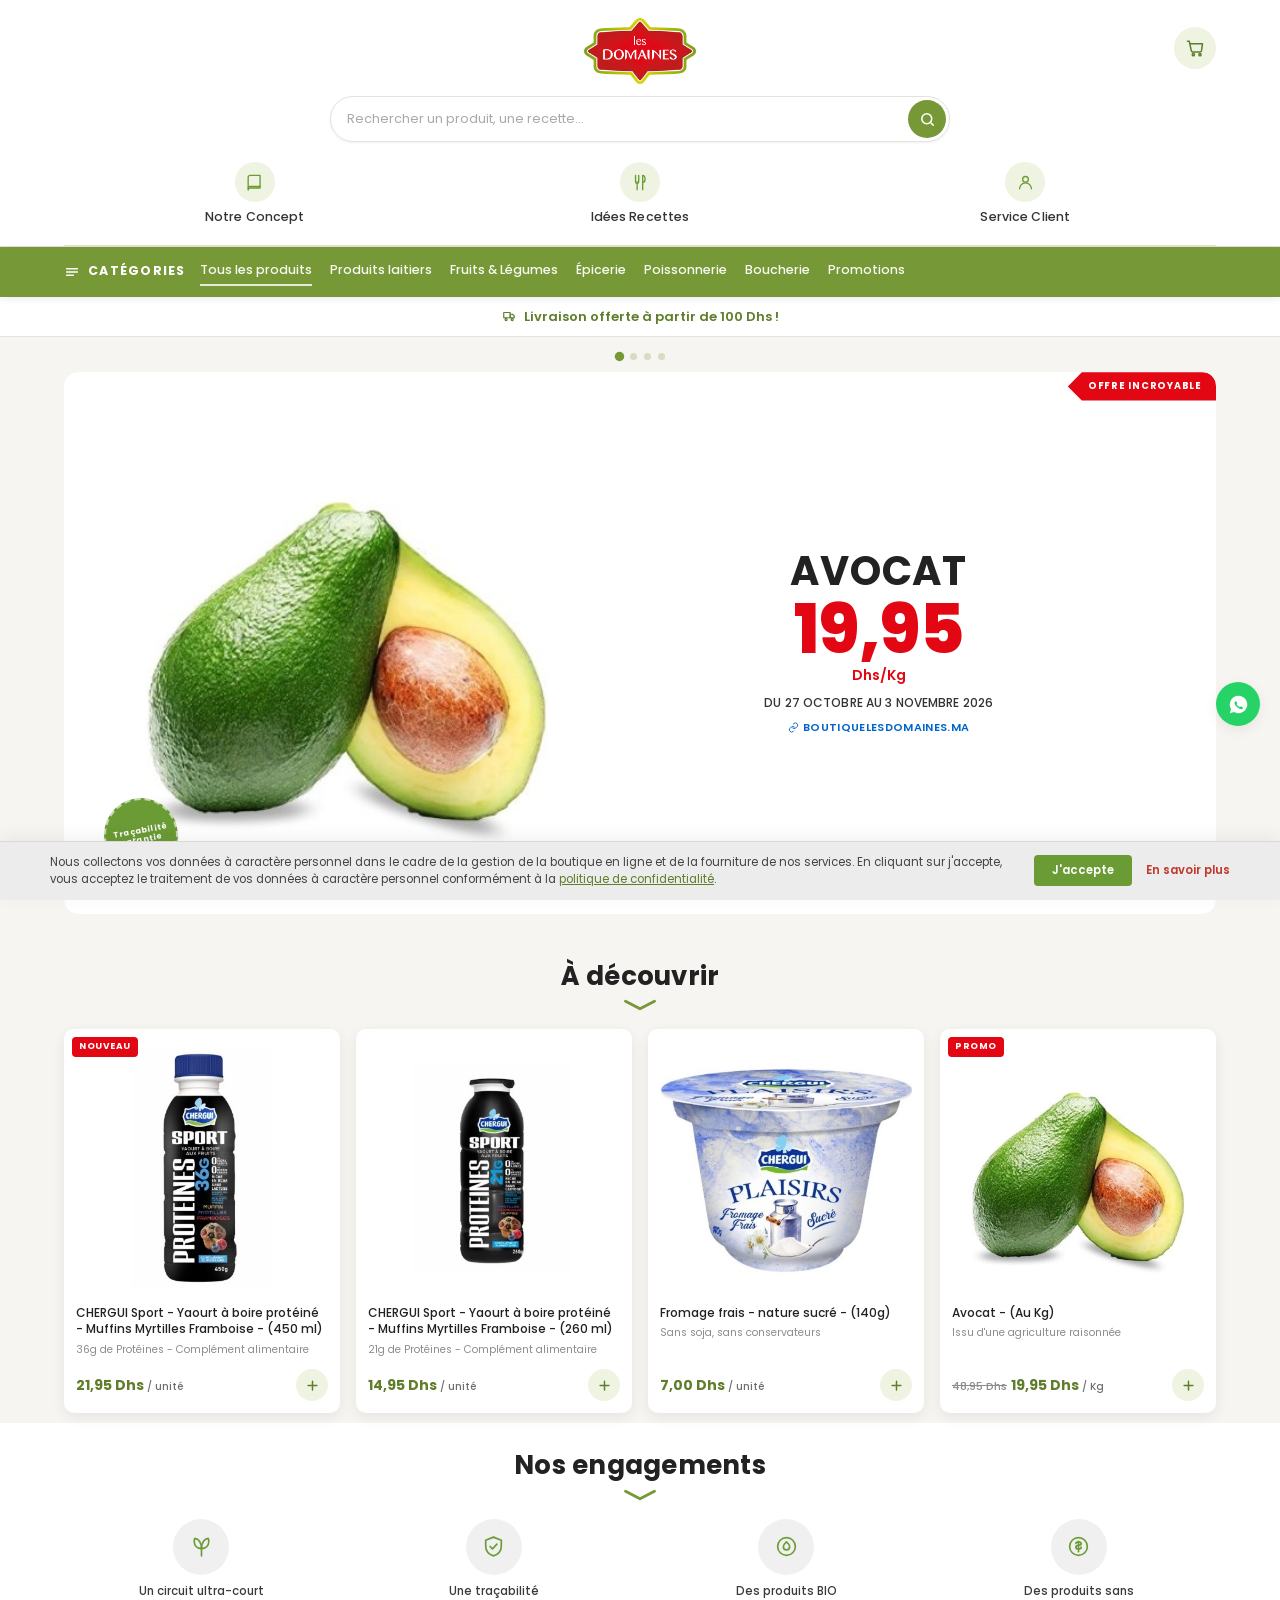
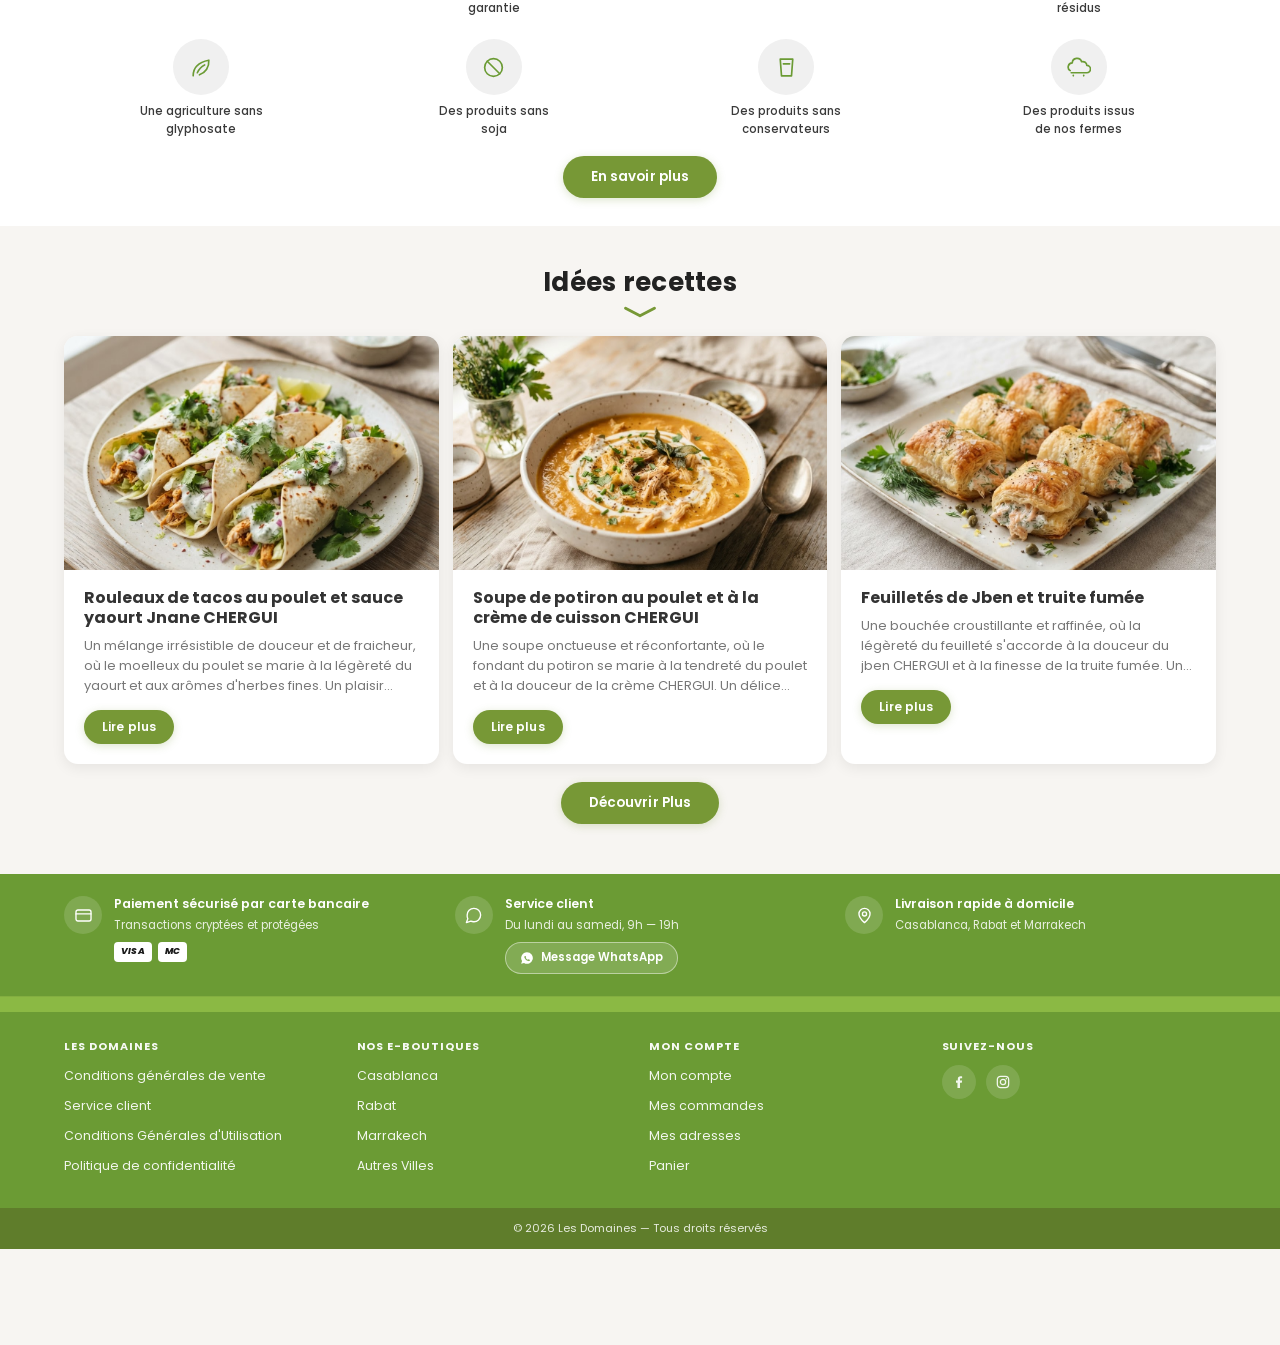
<file: index.html>
<!DOCTYPE html>
<html lang="fr">
<head>
<meta charset="UTF-8">
<meta name="viewport" content="width=device-width, initial-scale=1">
<title>Les Domaines — Produits frais de nos fermes, livrés à domicile</title>
<meta name="description" content="Produits laitiers et produits frais BIO de nos fermes. Livraison à Casablanca, Rabat et Marrakech. Livraison offerte à partir de 100 Dhs.">
<link rel="canonical" href="https://boutiquelesdomaines.ma/">
<meta property="og:type" content="website">
<meta property="og:site_name" content="Les Domaines">
<meta property="og:title" content="Les Domaines — Produits frais de nos fermes, livrés à domicile">
<meta property="og:description" content="Produits laitiers et produits frais BIO de nos fermes. Livraison à Casablanca, Rabat et Marrakech. Livraison offerte à partir de 100 Dhs.">
<meta property="og:image" content="https://boutiquelesdomaines.ma/assets/img/avocat.png">
<meta property="og:url" content="https://boutiquelesdomaines.ma/">
<meta name="twitter:card" content="summary_large_image">
<meta name="theme-color" content="#779836">
<link rel="icon" href="assets/favicon.svg" type="image/svg+xml">
<link rel="manifest" href="manifest.webmanifest">
<link rel="preconnect" href="https://fonts.googleapis.com">
<link rel="preconnect" href="https://fonts.gstatic.com" crossorigin>
<link href="https://fonts.googleapis.com/css2?family=Poppins:wght@400;500;600;700;800&display=swap" rel="stylesheet">
<link rel="stylesheet" href="assets/css/styles.css">
</head>
<body>

<a class="skip-link" href="#main">Aller au contenu</a>

<header class="site-header">
  <div class="wrap">
    <div class="logo-row">
      <a class="logo" href="index.html" aria-label="Les Domaines — accueil">
        <img src="assets/img/logo-les-domaines.png" alt="Les Domaines" width="371" height="220">
      </a>

      <a class="cart-btn" href="panier.html" aria-label="Mon panier">
        <svg viewBox="0 0 24 24" fill="none" stroke="currentColor" stroke-width="1.8" stroke-linecap="round" stroke-linejoin="round" aria-hidden="true">
          <path d="M3 4h2.2l2.3 11.2a2 2 0 0 0 2 1.6h8.3a2 2 0 0 0 2-1.6L21 7H6"/>
          <circle cx="10" cy="20" r="1.3"/><circle cx="18" cy="20" r="1.3"/>
        </svg>
        <span class="cart-count" data-cart-count style="display:none">0</span>
      </a>
    </div>

    <div class="search-row">
      <form class="search" role="search">
        <label class="visually-hidden" for="q">Rechercher un produit</label>
        <input id="q" type="search" placeholder="Rechercher un produit, une recette…" autocomplete="off">
        <button type="submit" aria-label="Rechercher">
          <svg viewBox="0 0 24 24" fill="none" stroke="currentColor" stroke-width="2.2" stroke-linecap="round">
            <circle cx="11" cy="11" r="7"/><path d="m20 20-3.4-3.4"/>
          </svg>
        </button>
      </form>
    </div>

    <nav class="utility" aria-label="Accès rapides">
      <a class="util" href="notre-concept.html">
        <span class="util-ico">
          <svg viewBox="0 0 24 24" fill="none" stroke="currentColor" stroke-width="1.7" stroke-linecap="round" stroke-linejoin="round">
            <path d="M4 5.5A2.5 2.5 0 0 1 6.5 3H19v16H6.5A2.5 2.5 0 0 0 4 21.5Z"/>
            <path d="M4 19a2 2 0 0 1 2-2h13"/>
          </svg>
        </span>
        <span>Notre Concept</span>
      </a>
      <a class="util" href="recettes.html">
        <span class="util-ico">
          <svg viewBox="0 0 24 24" fill="none" stroke="currentColor" stroke-width="1.7" stroke-linecap="round" stroke-linejoin="round">
            <path d="M7 3v8a2 2 0 0 0 4 0V3"/><path d="M9 11v10"/>
            <path d="M16 21V3c2 0 3 2 3 5s-1 4-3 4"/>
          </svg>
        </span>
        <span>Idées Recettes</span>
      </a>
      <a class="util" href="service-client.html">
        <span class="util-ico">
          <svg viewBox="0 0 24 24" fill="none" stroke="currentColor" stroke-width="1.7" stroke-linecap="round" stroke-linejoin="round">
            <circle cx="12" cy="8" r="3.6"/><path d="M4.5 20a7.5 7.5 0 0 1 15 0"/>
          </svg>
        </span>
        <span>Service Client</span>
      </a>
    </nav>
  </div>
</header>

<div class="catbar">
  <div class="wrap">
    <div class="catbar-inner">
      <span class="catbar-title">
        <svg viewBox="0 0 24 24" fill="none" stroke="currentColor" stroke-width="2.2" stroke-linecap="round">
          <path d="M4 7h16M4 12h16M4 17h10"/>
        </svg>
        Catégories
      </span>
      <nav class="catbar-links" aria-label="Catégories">
        <a href="categorie.html" class="is-active">Tous les produits</a>
        <a href="categorie.html?cat=laitiers">Produits laitiers</a>
        <a href="categorie.html?cat=fruits-legumes">Fruits & Légumes</a>
        <a href="categorie.html?cat=epicerie">Épicerie</a>
        <a href="categorie.html?cat=poissonnerie">Poissonnerie</a>
        <a href="categorie.html?cat=boucherie">Boucherie</a>
        <a href="categorie.html?cat=promotions">Promotions</a>
      </nav>
    </div>
  </div>
</div>

<div class="announce">
  <p>
    <svg viewBox="0 0 24 24" fill="none" stroke="currentColor" stroke-width="2" stroke-linecap="round" stroke-linejoin="round" aria-hidden="true">
      <path d="M3 6h11v9H3z"/><path d="M14 9h4l3 3v3h-7z"/><circle cx="7" cy="18" r="1.8"/><circle cx="17.5" cy="18" r="1.8"/>
    </svg>
    Livraison offerte à partir de 100 Dhs !
  </p>
</div>

<main id="main">
<!-- ================================ HERO ================================== -->
<section class="hero">
  <div class="wrap">
    <div class="dots" id="dots" aria-label="Navigation du carrousel"></div>

    <div class="slides" id="slides">

      <!-- Slide 1 — offres -->
      <article class="slide is-active">
        <div class="promo">
          <span class="flag">Offre incroyable</span>

          <div class="promo-media">
            <img src="assets/img/avocat.jpg" alt="Avocats frais de nos fermes" loading="eager">
            <span class="stamp">Traçabilité<br>garantie</span>
          </div>

          <div class="promo-info">
            <h2>AVOCAT</h2>
            <div class="promo-price">19,95</div>
            <div class="promo-unit">Dhs/Kg</div>
            <p class="promo-dates">DU 27 OCTOBRE AU 3 NOVEMBRE 2026</p>
            <a class="promo-link" href="https://boutiquelesdomaines.ma" target="_blank" rel="noopener">
              <svg viewBox="0 0 24 24" fill="none" stroke="currentColor" stroke-width="2" stroke-linecap="round" stroke-linejoin="round" aria-hidden="true">
                <path d="M10 13a5 5 0 0 0 7 0l3-3a5 5 0 0 0-7-7l-1.5 1.5"/>
                <path d="M14 11a5 5 0 0 0-7 0l-3 3a5 5 0 0 0 7 7l1.5-1.5"/>
              </svg>
              boutiquelesdomaines.ma
            </a>
          </div>
        </div>
      </article>

      <!-- Slide 2 — nouveauté -->
      <article class="slide">
        <div class="promo-alt">
          <div>
            <p class="eyebrow">Nouveauté</p>
            <h2>CHERGUI Sport</h2>
            <p>Yaourt à boire protéiné, muffins myrtilles framboise. 36g de protéines par bouteille.</p>
            <a class="btn btn--sm" href="produit.html">Découvrir</a>
          </div>
          <img src="assets/img/yaourt-450.jpg" alt="CHERGUI Sport yaourt à boire protéiné" loading="lazy">
        </div>
      </article>

      <!-- Slide 3 — livraison -->
      <article class="slide">
        <div class="promo-alt">
          <div>
            <p class="eyebrow">Nos e-boutiques</p>
            <h2>Livraison à domicile</h2>
            <p>Casablanca, Rabat et Marrakech. Livraison offerte dès 100 Dhs d'achat, en moins de 24h.</p>
            <a class="btn btn--sm" href="categorie.html">Commander</a>
          </div>
          <img src="assets/img/avocat.jpg" alt="Produits frais Les Domaines" loading="lazy">
        </div>
      </article>

      <!-- Slide 4 — recette -->
      <article class="slide">
        <div class="promo-alt">
          <div>
            <p class="eyebrow">Idée recette</p>
            <h2>Soupe de potiron</h2>
            <p>Une soupe onctueuse et réconfortante, au poulet et à la crème de cuisson CHERGUI.</p>
            <a class="btn btn--sm" href="recettes.html">Voir la recette</a>
          </div>
          <img src="assets/img/recette-soupe.png" alt="Soupe de potiron au poulet" loading="lazy">
        </div>
      </article>

    </div>
  </div>
</section>

<!-- ============================== À DÉCOUVRIR ============================= -->
<section class="section">
  <div class="wrap">
    <div class="section-head">
      <h2>À découvrir</h2>
      <svg class="chevron" viewBox="0 0 40 14" fill="none" stroke="currentColor" stroke-width="3.4" stroke-linecap="round" stroke-linejoin="round" aria-hidden="true">
        <path d="M3 2.5 20 11.5 37 2.5"/>
      </svg>
    </div>

    <div class="products" id="featured-grid"></div>
  </div>
</section>

<!-- ============================= ENGAGEMENTS ============================== -->
<section class="engagements">
  <div class="wrap">
    <div class="section-head">
      <h2>Nos engagements</h2>
      <svg class="chevron" viewBox="0 0 40 14" fill="none" stroke="currentColor" stroke-width="3.4" stroke-linecap="round" stroke-linejoin="round" aria-hidden="true">
        <path d="M3 2.5 20 11.5 37 2.5"/>
      </svg>
    </div>

    <div class="engage-grid">
      <div class="engage">
        <span class="engage-ico">
          <svg viewBox="0 0 24 24" fill="none" stroke="currentColor" stroke-width="1.6" stroke-linecap="round" stroke-linejoin="round">
            <path d="M12 21v-7"/><path d="M12 14c-4 0-7-2.7-7-7 0-1 .2-2 .6-2.8C9 4.6 12 8 12 14Z"/>
            <path d="M12 14c4 0 7-2.7 7-7 0-1-.2-2-.6-2.8C15 4.6 12 8 12 14Z"/>
          </svg>
        </span>
        <p>Un circuit ultra-court</p>
      </div>

      <div class="engage">
        <span class="engage-ico">
          <svg viewBox="0 0 24 24" fill="none" stroke="currentColor" stroke-width="1.6" stroke-linecap="round" stroke-linejoin="round">
            <path d="M12 3 4.5 6v5.5c0 4.4 3 8 7.5 9.5 4.5-1.5 7.5-5.1 7.5-9.5V6Z"/><path d="m8.7 12 2.3 2.3 4.3-4.6"/>
          </svg>
        </span>
        <p>Une traçabilité garantie</p>
      </div>

      <div class="engage">
        <span class="engage-ico">
          <svg viewBox="0 0 24 24" fill="none" stroke="currentColor" stroke-width="1.6" stroke-linecap="round" stroke-linejoin="round">
            <circle cx="12" cy="12" r="8.5"/><path d="M12 7.5c2 1.6 3 3.2 3 4.8a3 3 0 0 1-6 0c0-1.6 1-3.2 3-4.8Z"/>
          </svg>
        </span>
        <p>Des produits BIO</p>
      </div>

      <div class="engage">
        <span class="engage-ico">
          <svg viewBox="0 0 24 24" fill="none" stroke="currentColor" stroke-width="1.6" stroke-linecap="round" stroke-linejoin="round">
            <circle cx="12" cy="12" r="8.5"/><path d="M12 7v10M9.5 9.2c0-1 1.1-1.7 2.5-1.7s2.5.7 2.5 1.7-1.1 1.7-2.5 1.7-2.5.7-2.5 1.7 1.1 1.7 2.5 1.7 2.5-.7 2.5-1.7"/>
          </svg>
        </span>
        <p>Des produits sans résidus</p>
      </div>

      <div class="engage">
        <span class="engage-ico">
          <svg viewBox="0 0 24 24" fill="none" stroke="currentColor" stroke-width="1.6" stroke-linecap="round" stroke-linejoin="round">
            <path d="M4 20c0-7 4.5-13 15-15 .5 6.5-3 12-9 14"/><path d="M8 17c1.5-3.5 4-6 7-7.5"/>
          </svg>
        </span>
        <p>Une agriculture sans glyphosate</p>
      </div>

      <div class="engage">
        <span class="engage-ico">
          <svg viewBox="0 0 24 24" fill="none" stroke="currentColor" stroke-width="1.6" stroke-linecap="round" stroke-linejoin="round">
            <circle cx="12" cy="12" r="8.5"/><path d="m6 6 12 12"/>
          </svg>
        </span>
        <p>Des produits sans soja</p>
      </div>

      <div class="engage">
        <span class="engage-ico">
          <svg viewBox="0 0 24 24" fill="none" stroke="currentColor" stroke-width="1.6" stroke-linecap="round" stroke-linejoin="round">
            <path d="M6 4h12l-1.2 16H7.2Z"/><path d="M9 8.5h6"/>
          </svg>
        </span>
        <p>Des produits sans conservateurs</p>
      </div>

      <div class="engage">
        <span class="engage-ico">
          <svg viewBox="0 0 24 24" fill="none" stroke="currentColor" stroke-width="1.6" stroke-linecap="round" stroke-linejoin="round">
            <path d="M4 15a4 4 0 0 1 2-7.4A4.6 4.6 0 0 1 15 6.5 3.8 3.8 0 0 1 20 10a3.5 3.5 0 0 1 0 7H5"/>
            <path d="M7 19.5v.5M17 19.5v.5"/>
          </svg>
        </span>
        <p>Des produits issus de nos fermes</p>
      </div>
    </div>

    <div class="section-more">
      <a class="btn" href="notre-concept.html">En savoir plus</a>
    </div>
  </div>
</section>

<!-- ============================ IDÉES RECETTES ============================ -->
<section class="section">
  <div class="wrap">
    <div class="section-head">
      <h2>Idées recettes</h2>
      <svg class="chevron" viewBox="0 0 40 14" fill="none" stroke="currentColor" stroke-width="3.4" stroke-linecap="round" stroke-linejoin="round" aria-hidden="true">
        <path d="M3 2.5 20 11.5 37 2.5"/>
      </svg>
    </div>

    <div class="recipes">

      <article class="recipe">
        <div class="recipe-media">
          <img src="assets/img/recette-tacos.png" alt="Rouleaux de tacos au poulet et sauce yaourt" loading="lazy">
        </div>
        <div class="recipe-body">
          <h3>Rouleaux de tacos au poulet et sauce yaourt Jnane CHERGUI</h3>
          <p>Un mélange irrésistible de douceur et de fraicheur, où le moelleux du poulet se marie à la légèreté du yaourt et aux arômes d'herbes fines. Un plaisir simple, sain et plein de saveurs.</p>
          <a class="btn btn--sm" href="recette.html">Lire plus</a>
        </div>
      </article>

      <article class="recipe">
        <div class="recipe-media">
          <img src="assets/img/recette-soupe.png" alt="Soupe de potiron au poulet" loading="lazy">
        </div>
        <div class="recipe-body">
          <h3>Soupe de potiron au poulet et à la crème de cuisson CHERGUI</h3>
          <p>Une soupe onctueuse et réconfortante, où le fondant du potiron se marie à la tendreté du poulet et à la douceur de la crème CHERGUI. Un délice chaud et généreux à savourer en toute saison.</p>
          <a class="btn btn--sm" href="recette.html">Lire plus</a>
        </div>
      </article>

      <article class="recipe">
        <div class="recipe-media">
          <img src="assets/img/recette-feuilletes.png" alt="Feuilletés de Jben et truite fumée" loading="lazy">
        </div>
        <div class="recipe-body">
          <h3>Feuilletés de Jben et truite fumée</h3>
          <p>Une bouchée croustillante et raffinée, où la légèreté du feuilleté s'accorde à la douceur du jben CHERGUI et à la finesse de la truite fumée. Un mariage parfait de textures, d'arômes et de saveurs.</p>
          <a class="btn btn--sm" href="recette.html">Lire plus</a>
        </div>
      </article>

    </div>

    <div class="section-more">
      <a class="btn" href="recettes.html">Découvrir Plus</a>
    </div>
  </div>
</section>

<!-- ================================ FOOTER ================================ -->

</main>

</main>

<footer class="site-footer">
  <div class="footer-top">
    <div class="wrap">
      <div class="footer-top-grid">
        <div class="f-top-item">
          <span class="f-top-ico">
            <svg viewBox="0 0 24 24" fill="none" stroke="currentColor" stroke-width="1.7" stroke-linecap="round" stroke-linejoin="round">
              <rect x="2.5" y="5" width="19" height="14" rx="2.5"/><path d="M2.5 10h19"/>
            </svg>
          </span>
          <div>
            <h3>Paiement sécurisé par carte bancaire</h3>
            <p>Transactions cryptées et protégées</p>
            <div class="pay-icons" aria-label="Visa et Mastercard"><span>VISA</span><span>MC</span></div>
          </div>
        </div>
        <div class="f-top-item">
          <span class="f-top-ico">
            <svg viewBox="0 0 24 24" fill="none" stroke="currentColor" stroke-width="1.7" stroke-linecap="round" stroke-linejoin="round">
              <path d="M21 11.5a8.4 8.4 0 0 1-9 8.4 9 9 0 0 1-3.4-.7L3 21l1.8-5A8.3 8.3 0 0 1 4 11.5 8.4 8.4 0 0 1 12.5 3 8.4 8.4 0 0 1 21 11.5Z"/>
            </svg>
          </span>
          <div>
            <h3>Service client</h3>
            <p>Du lundi au samedi, 9h — 19h</p>
            <a class="f-wa" href="https://wa.me/212664428240" target="_blank" rel="noopener">
              <svg viewBox="0 0 24 24" fill="currentColor" aria-hidden="true">
                <path d="M12 2a10 10 0 0 0-8.5 15.2L2 22l4.9-1.4A10 10 0 1 0 12 2Zm5.3 14.1c-.2.6-1.2 1.2-1.7 1.2-.5.1-1 .1-1.6-.1a11 11 0 0 1-4.4-2.8 9.6 9.6 0 0 1-2-3.2c-.3-.8-.2-1.6.3-2.2.2-.3.5-.5.7-.6h.6c.2 0 .4 0 .5.4l.7 1.6c0 .2 0 .3-.1.5l-.4.5c-.1.2-.2.3 0 .5a8.4 8.4 0 0 0 3.4 3c.2.1.4.1.5 0l.6-.7c.2-.2.3-.2.5-.1l1.5.7c.2.1.4.2.4.3v.4a2 2 0 0 1-.5.6Z"/>
              </svg>
              Message WhatsApp
            </a>
          </div>
        </div>
        <div class="f-top-item">
          <span class="f-top-ico">
            <svg viewBox="0 0 24 24" fill="none" stroke="currentColor" stroke-width="1.7" stroke-linecap="round" stroke-linejoin="round">
              <path d="M12 21s7-6.1 7-11a7 7 0 1 0-14 0c0 4.9 7 11 7 11Z"/><circle cx="12" cy="10" r="2.6"/>
            </svg>
          </span>
          <div>
            <h3>Livraison rapide à domicile</h3>
            <p>Casablanca, Rabat et Marrakech</p>
          </div>
        </div>
      </div>
    </div>
  </div>

  <div class="footer-band" aria-hidden="true"></div>

  <div class="footer-main">
    <div class="wrap">
      <div class="footer-cols">
        <div class="f-col">
          <h4>Les Domaines</h4>
          <ul>
            <li><a href="cgv.html">Conditions générales de vente</a></li>
            <li><a href="service-client.html">Service client</a></li>
            <li><a href="cgu.html">Conditions Générales d'Utilisation</a></li>
            <li><a href="confidentialite.html">Politique de confidentialité</a></li>
          </ul>
        </div>
        <div class="f-col">
          <h4>Nos e-boutiques</h4>
          <ul>
            <li><a href="categorie.html">Casablanca</a></li>
            <li><a href="categorie.html">Rabat</a></li>
            <li><a href="categorie.html">Marrakech</a></li>
            <li><a href="categorie.html">Autres Villes</a></li>
          </ul>
        </div>
        <div class="f-col">
          <h4>Mon Compte</h4>
          <ul>
            <li><a href="compte.html">Mon compte</a></li>
            <li><a href="compte.html">Mes commandes</a></li>
            <li><a href="compte.html">Mes adresses</a></li>
            <li><a href="panier.html">Panier</a></li>
          </ul>
        </div>
        <div class="f-col">
          <h4>Suivez-nous</h4>
          <div class="socials">
            <a href="https://facebook.com" target="_blank" rel="noopener" aria-label="Facebook">
              <svg viewBox="0 0 24 24" fill="currentColor" aria-hidden="true">
                <path d="M13.5 21v-8h2.7l.4-3.1h-3.1V7.9c0-.9.3-1.5 1.6-1.5h1.6V3.6c-.3 0-1.3-.1-2.4-.1-2.4 0-4.1 1.5-4.1 4.2v2.2H7.5V13h2.2v8Z"/>
              </svg>
            </a>
            <a href="https://instagram.com" target="_blank" rel="noopener" aria-label="Instagram">
              <svg viewBox="0 0 24 24" fill="none" stroke="currentColor" stroke-width="1.9" stroke-linecap="round">
                <rect x="3.5" y="3.5" width="17" height="17" rx="5"/><circle cx="12" cy="12" r="4"/><circle cx="17" cy="7" r="1.1" fill="currentColor" stroke="none"/>
              </svg>
            </a>
          </div>
        </div>
      </div>
    </div>
  </div>

  <div class="footer-bottom">
    <div class="wrap">© 2026 Les Domaines — Tous droits réservés</div>
  </div>
</footer>

<div class="fab-stack">
  <a class="fab fab--wa" href="https://wa.me/212664428240" target="_blank" rel="noopener" aria-label="Nous écrire sur WhatsApp">
    <svg viewBox="0 0 24 24" fill="currentColor" aria-hidden="true">
      <path d="M12 2a10 10 0 0 0-8.5 15.2L2 22l4.9-1.4A10 10 0 1 0 12 2Zm5.3 14.1c-.2.6-1.2 1.2-1.7 1.2-.5.1-1 .1-1.6-.1a11 11 0 0 1-4.4-2.8 9.6 9.6 0 0 1-2-3.2c-.3-.8-.2-1.6.3-2.2.2-.3.5-.5.7-.6h.6c.2 0 .4 0 .5.4l.7 1.6c0 .2 0 .3-.1.5l-.4.5c-.1.2-.2.3 0 .5a8.4 8.4 0 0 0 3.4 3c.2.1.4.1.5 0l.6-.7c.2-.2.3-.2.5-.1l1.5.7c.2.1.4.2.4.3v.4a2 2 0 0 1-.5.6Z"/>
    </svg>
  </a>
  <button class="fab fab--top" id="back-to-top" type="button" aria-label="Remonter en haut">
    <svg viewBox="0 0 24 24" fill="none" stroke="currentColor" stroke-width="2.2" stroke-linecap="round" stroke-linejoin="round">
      <path d="M12 19V5"/><path d="m5 12 7-7 7 7"/>
    </svg>
  </button>
</div>

<div class="cookie" id="cookie" role="region" aria-label="Consentement aux cookies">
  <div class="cookie-inner">
    <p>Nous collectons vos données à caractère personnel dans le cadre de la gestion de la boutique en ligne et de la fourniture de nos services. En cliquant sur j'accepte, vous acceptez le traitement de vos données à caractère personnel conformément à la <a href="confidentialite.html">politique de confidentialité</a>.</p>
    <div class="cookie-actions">
      <button class="cookie-accept" type="button" data-cookie-accept>J'accepte</button>
      <a class="cookie-more" href="confidentialite.html">En savoir plus</a>
    </div>
  </div>
</div>

<div class="toast" id="toast" role="status" aria-live="polite"></div>

<script src="assets/data/products.js"></script>
<script src="assets/js/main.js"></script>
</body>
</html>
</file>
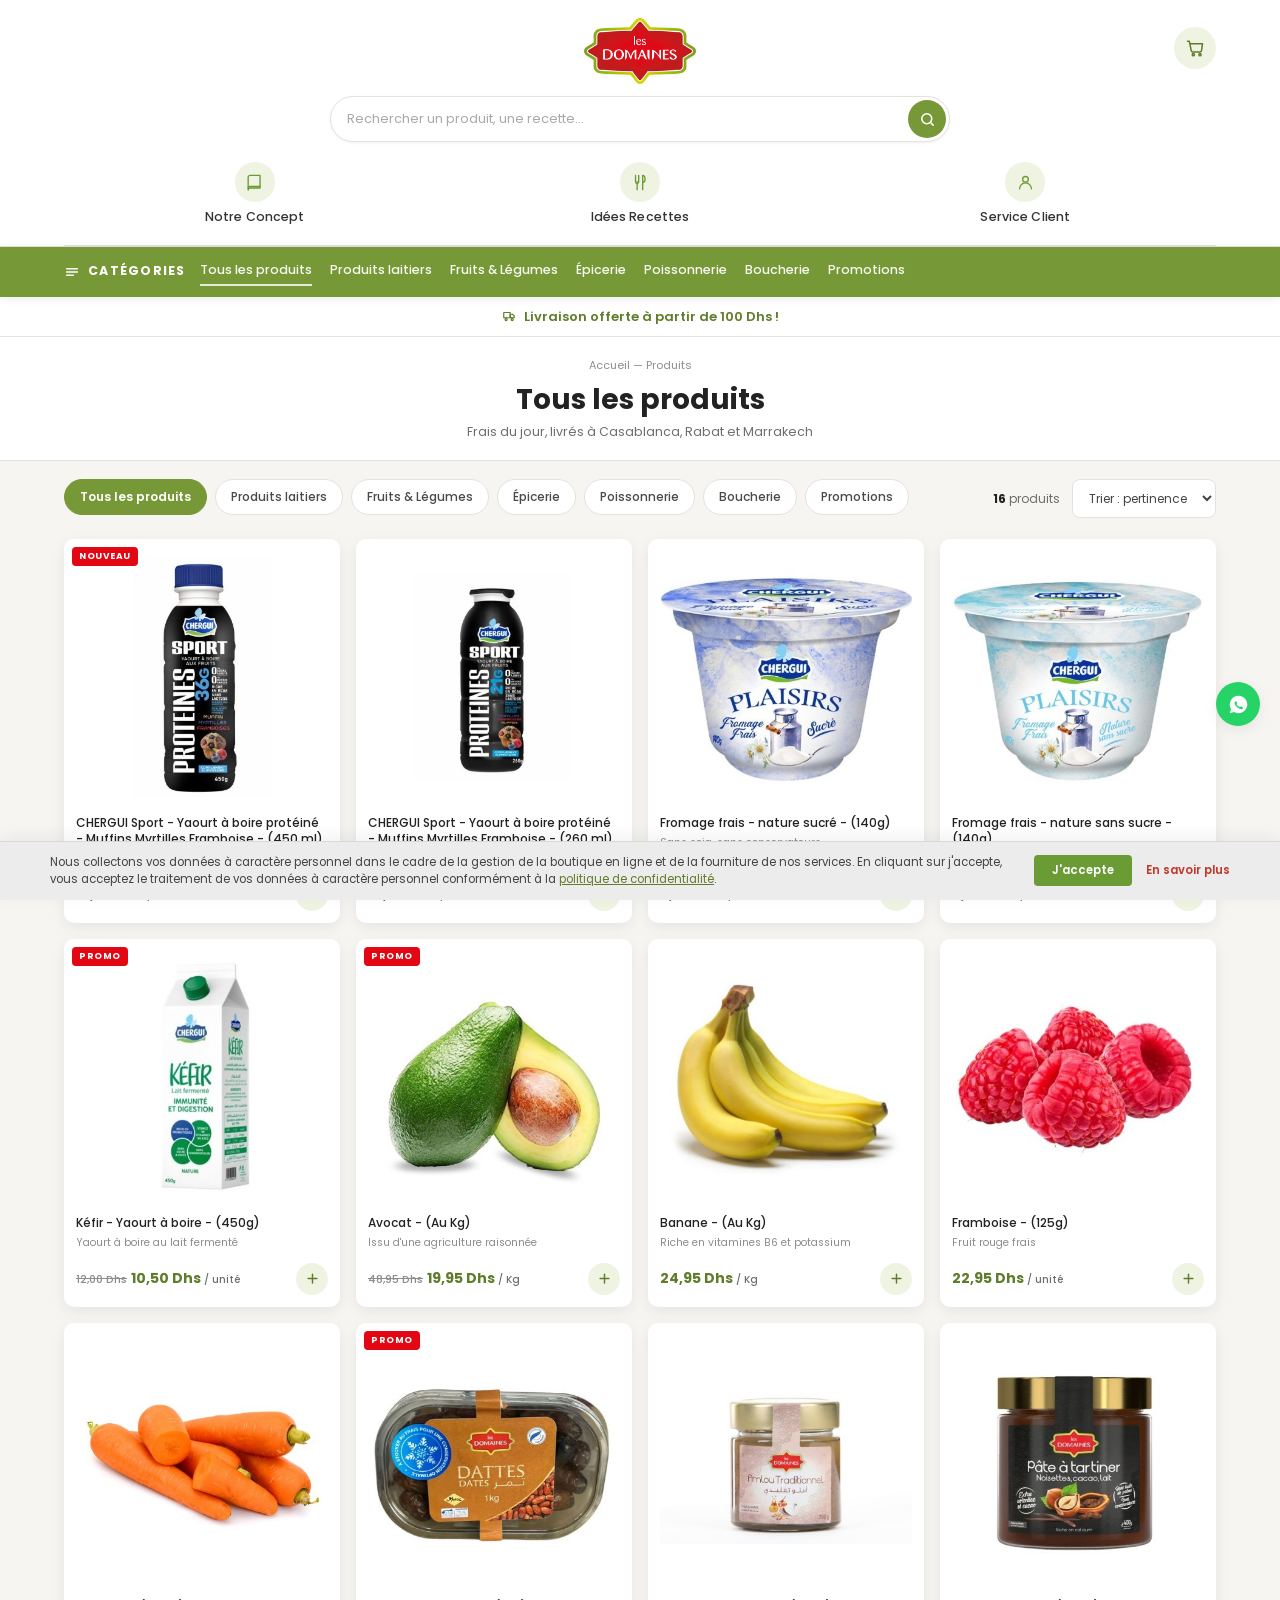
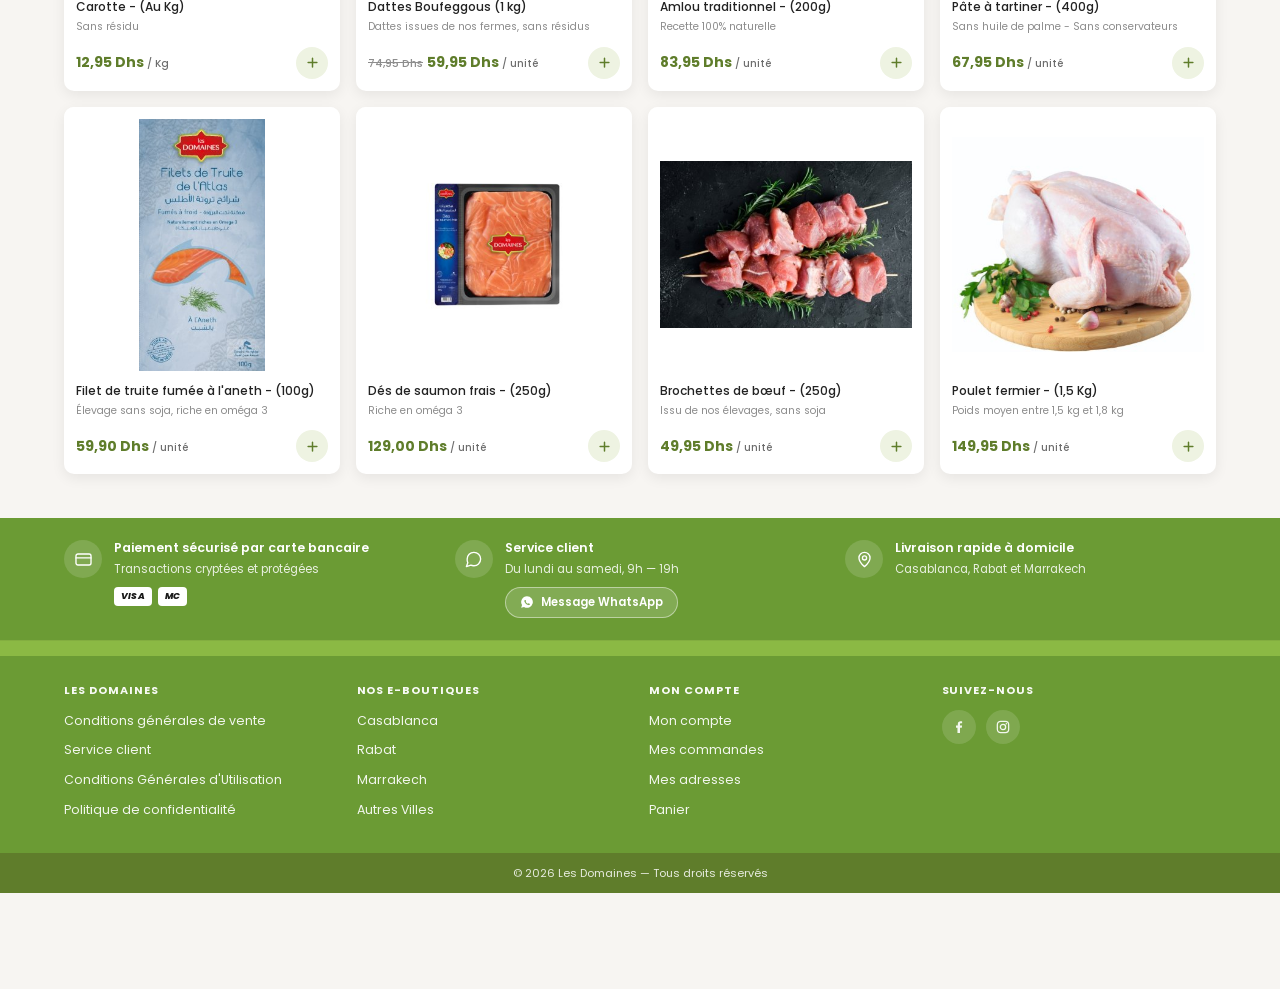
<file: categorie.html>
<!DOCTYPE html>
<html lang="fr">
<head>
<meta charset="UTF-8">
<meta name="viewport" content="width=device-width, initial-scale=1">
<title>Tous les produits — Les Domaines</title>
<meta name="description" content="Découvrez tous les produits frais Les Domaines et CHERGUI : lait, jben, yaourts protéinés, fruits et légumes, traiteur.">
<link rel="canonical" href="https://boutiquelesdomaines.ma/categorie.html">
<meta property="og:type" content="website">
<meta property="og:site_name" content="Les Domaines">
<meta property="og:title" content="Tous les produits — Les Domaines">
<meta property="og:description" content="Découvrez tous les produits frais Les Domaines et CHERGUI : lait, jben, yaourts protéinés, fruits et légumes, traiteur.">
<meta property="og:image" content="https://boutiquelesdomaines.ma/assets/img/avocat.png">
<meta property="og:url" content="https://boutiquelesdomaines.ma/categorie.html">
<meta name="twitter:card" content="summary_large_image">
<meta name="theme-color" content="#779836">
<link rel="icon" href="assets/favicon.svg" type="image/svg+xml">
<link rel="manifest" href="manifest.webmanifest">
<link rel="preconnect" href="https://fonts.googleapis.com">
<link rel="preconnect" href="https://fonts.gstatic.com" crossorigin>
<link href="https://fonts.googleapis.com/css2?family=Poppins:wght@400;500;600;700;800&display=swap" rel="stylesheet">
<link rel="stylesheet" href="assets/css/styles.css">
</head>
<body>

<a class="skip-link" href="#main">Aller au contenu</a>

<header class="site-header">
  <div class="wrap">
    <div class="logo-row">
      <a class="logo" href="index.html" aria-label="Les Domaines — accueil">
        <img src="assets/img/logo-les-domaines.png" alt="Les Domaines" width="371" height="220">
      </a>

      <a class="cart-btn" href="panier.html" aria-label="Mon panier">
        <svg viewBox="0 0 24 24" fill="none" stroke="currentColor" stroke-width="1.8" stroke-linecap="round" stroke-linejoin="round" aria-hidden="true">
          <path d="M3 4h2.2l2.3 11.2a2 2 0 0 0 2 1.6h8.3a2 2 0 0 0 2-1.6L21 7H6"/>
          <circle cx="10" cy="20" r="1.3"/><circle cx="18" cy="20" r="1.3"/>
        </svg>
        <span class="cart-count" data-cart-count style="display:none">0</span>
      </a>
    </div>

    <div class="search-row">
      <form class="search" role="search">
        <label class="visually-hidden" for="q">Rechercher un produit</label>
        <input id="q" type="search" placeholder="Rechercher un produit, une recette…" autocomplete="off">
        <button type="submit" aria-label="Rechercher">
          <svg viewBox="0 0 24 24" fill="none" stroke="currentColor" stroke-width="2.2" stroke-linecap="round">
            <circle cx="11" cy="11" r="7"/><path d="m20 20-3.4-3.4"/>
          </svg>
        </button>
      </form>
    </div>

    <nav class="utility" aria-label="Accès rapides">
      <a class="util" href="notre-concept.html">
        <span class="util-ico">
          <svg viewBox="0 0 24 24" fill="none" stroke="currentColor" stroke-width="1.7" stroke-linecap="round" stroke-linejoin="round">
            <path d="M4 5.5A2.5 2.5 0 0 1 6.5 3H19v16H6.5A2.5 2.5 0 0 0 4 21.5Z"/>
            <path d="M4 19a2 2 0 0 1 2-2h13"/>
          </svg>
        </span>
        <span>Notre Concept</span>
      </a>
      <a class="util" href="recettes.html">
        <span class="util-ico">
          <svg viewBox="0 0 24 24" fill="none" stroke="currentColor" stroke-width="1.7" stroke-linecap="round" stroke-linejoin="round">
            <path d="M7 3v8a2 2 0 0 0 4 0V3"/><path d="M9 11v10"/>
            <path d="M16 21V3c2 0 3 2 3 5s-1 4-3 4"/>
          </svg>
        </span>
        <span>Idées Recettes</span>
      </a>
      <a class="util" href="service-client.html">
        <span class="util-ico">
          <svg viewBox="0 0 24 24" fill="none" stroke="currentColor" stroke-width="1.7" stroke-linecap="round" stroke-linejoin="round">
            <circle cx="12" cy="8" r="3.6"/><path d="M4.5 20a7.5 7.5 0 0 1 15 0"/>
          </svg>
        </span>
        <span>Service Client</span>
      </a>
    </nav>
  </div>
</header>

<div class="catbar">
  <div class="wrap">
    <div class="catbar-inner">
      <span class="catbar-title">
        <svg viewBox="0 0 24 24" fill="none" stroke="currentColor" stroke-width="2.2" stroke-linecap="round">
          <path d="M4 7h16M4 12h16M4 17h10"/>
        </svg>
        Catégories
      </span>
      <nav class="catbar-links" aria-label="Catégories">
        <a href="categorie.html" class="is-active">Tous les produits</a>
        <a href="categorie.html?cat=laitiers">Produits laitiers</a>
        <a href="categorie.html?cat=fruits-legumes">Fruits & Légumes</a>
        <a href="categorie.html?cat=epicerie">Épicerie</a>
        <a href="categorie.html?cat=poissonnerie">Poissonnerie</a>
        <a href="categorie.html?cat=boucherie">Boucherie</a>
        <a href="categorie.html?cat=promotions">Promotions</a>
      </nav>
    </div>
  </div>
</div>

<div class="announce">
  <p>
    <svg viewBox="0 0 24 24" fill="none" stroke="currentColor" stroke-width="2" stroke-linecap="round" stroke-linejoin="round" aria-hidden="true">
      <path d="M3 6h11v9H3z"/><path d="M14 9h4l3 3v3h-7z"/><circle cx="7" cy="18" r="1.8"/><circle cx="17.5" cy="18" r="1.8"/>
    </svg>
    Livraison offerte à partir de 100 Dhs !
  </p>
</div>

<main id="main">
<div class="page-head">
  <div class="wrap">
    <div class="breadcrumb"><a href="index.html">Accueil</a> — Produits</div>
    <h1>Tous les produits</h1>
    <p>Frais du jour, livrés à Casablanca, Rabat et Marrakech</p>
  </div>
</div>

<div class="wrap">
  <div id="catalog-root">
    <div class="catalog-bar">
      <div class="chips" id="chips" role="tablist" aria-label="Filtrer par catégorie"></div>
      <div class="catalog-tools">
        <span class="results-count" id="results-count"></span>
        <label class="visually-hidden" for="sort">Trier les produits</label>
        <select class="sort-select" id="sort">
          <option value="default">Trier : pertinence</option>
          <option value="price-asc">Prix croissant</option>
          <option value="price-desc">Prix décroissant</option>
          <option value="name-asc">Nom (A → Z)</option>
        </select>
      </div>
    </div>

    <section class="section" style="padding-top:14px">
      <div class="products" id="catalog-grid"></div>
    </section>
  </div>
</div>

</main>

<footer class="site-footer">
  <div class="footer-top">
    <div class="wrap">
      <div class="footer-top-grid">
        <div class="f-top-item">
          <span class="f-top-ico">
            <svg viewBox="0 0 24 24" fill="none" stroke="currentColor" stroke-width="1.7" stroke-linecap="round" stroke-linejoin="round">
              <rect x="2.5" y="5" width="19" height="14" rx="2.5"/><path d="M2.5 10h19"/>
            </svg>
          </span>
          <div>
            <h3>Paiement sécurisé par carte bancaire</h3>
            <p>Transactions cryptées et protégées</p>
            <div class="pay-icons" aria-label="Visa et Mastercard"><span>VISA</span><span>MC</span></div>
          </div>
        </div>
        <div class="f-top-item">
          <span class="f-top-ico">
            <svg viewBox="0 0 24 24" fill="none" stroke="currentColor" stroke-width="1.7" stroke-linecap="round" stroke-linejoin="round">
              <path d="M21 11.5a8.4 8.4 0 0 1-9 8.4 9 9 0 0 1-3.4-.7L3 21l1.8-5A8.3 8.3 0 0 1 4 11.5 8.4 8.4 0 0 1 12.5 3 8.4 8.4 0 0 1 21 11.5Z"/>
            </svg>
          </span>
          <div>
            <h3>Service client</h3>
            <p>Du lundi au samedi, 9h — 19h</p>
            <a class="f-wa" href="https://wa.me/212664428240" target="_blank" rel="noopener">
              <svg viewBox="0 0 24 24" fill="currentColor" aria-hidden="true">
                <path d="M12 2a10 10 0 0 0-8.5 15.2L2 22l4.9-1.4A10 10 0 1 0 12 2Zm5.3 14.1c-.2.6-1.2 1.2-1.7 1.2-.5.1-1 .1-1.6-.1a11 11 0 0 1-4.4-2.8 9.6 9.6 0 0 1-2-3.2c-.3-.8-.2-1.6.3-2.2.2-.3.5-.5.7-.6h.6c.2 0 .4 0 .5.4l.7 1.6c0 .2 0 .3-.1.5l-.4.5c-.1.2-.2.3 0 .5a8.4 8.4 0 0 0 3.4 3c.2.1.4.1.5 0l.6-.7c.2-.2.3-.2.5-.1l1.5.7c.2.1.4.2.4.3v.4a2 2 0 0 1-.5.6Z"/>
              </svg>
              Message WhatsApp
            </a>
          </div>
        </div>
        <div class="f-top-item">
          <span class="f-top-ico">
            <svg viewBox="0 0 24 24" fill="none" stroke="currentColor" stroke-width="1.7" stroke-linecap="round" stroke-linejoin="round">
              <path d="M12 21s7-6.1 7-11a7 7 0 1 0-14 0c0 4.9 7 11 7 11Z"/><circle cx="12" cy="10" r="2.6"/>
            </svg>
          </span>
          <div>
            <h3>Livraison rapide à domicile</h3>
            <p>Casablanca, Rabat et Marrakech</p>
          </div>
        </div>
      </div>
    </div>
  </div>

  <div class="footer-band" aria-hidden="true"></div>

  <div class="footer-main">
    <div class="wrap">
      <div class="footer-cols">
        <div class="f-col">
          <h4>Les Domaines</h4>
          <ul>
            <li><a href="cgv.html">Conditions générales de vente</a></li>
            <li><a href="service-client.html">Service client</a></li>
            <li><a href="cgu.html">Conditions Générales d'Utilisation</a></li>
            <li><a href="confidentialite.html">Politique de confidentialité</a></li>
          </ul>
        </div>
        <div class="f-col">
          <h4>Nos e-boutiques</h4>
          <ul>
            <li><a href="categorie.html">Casablanca</a></li>
            <li><a href="categorie.html">Rabat</a></li>
            <li><a href="categorie.html">Marrakech</a></li>
            <li><a href="categorie.html">Autres Villes</a></li>
          </ul>
        </div>
        <div class="f-col">
          <h4>Mon Compte</h4>
          <ul>
            <li><a href="compte.html">Mon compte</a></li>
            <li><a href="compte.html">Mes commandes</a></li>
            <li><a href="compte.html">Mes adresses</a></li>
            <li><a href="panier.html">Panier</a></li>
          </ul>
        </div>
        <div class="f-col">
          <h4>Suivez-nous</h4>
          <div class="socials">
            <a href="https://facebook.com" target="_blank" rel="noopener" aria-label="Facebook">
              <svg viewBox="0 0 24 24" fill="currentColor" aria-hidden="true">
                <path d="M13.5 21v-8h2.7l.4-3.1h-3.1V7.9c0-.9.3-1.5 1.6-1.5h1.6V3.6c-.3 0-1.3-.1-2.4-.1-2.4 0-4.1 1.5-4.1 4.2v2.2H7.5V13h2.2v8Z"/>
              </svg>
            </a>
            <a href="https://instagram.com" target="_blank" rel="noopener" aria-label="Instagram">
              <svg viewBox="0 0 24 24" fill="none" stroke="currentColor" stroke-width="1.9" stroke-linecap="round">
                <rect x="3.5" y="3.5" width="17" height="17" rx="5"/><circle cx="12" cy="12" r="4"/><circle cx="17" cy="7" r="1.1" fill="currentColor" stroke="none"/>
              </svg>
            </a>
          </div>
        </div>
      </div>
    </div>
  </div>

  <div class="footer-bottom">
    <div class="wrap">© 2026 Les Domaines — Tous droits réservés</div>
  </div>
</footer>

<div class="fab-stack">
  <a class="fab fab--wa" href="https://wa.me/212664428240" target="_blank" rel="noopener" aria-label="Nous écrire sur WhatsApp">
    <svg viewBox="0 0 24 24" fill="currentColor" aria-hidden="true">
      <path d="M12 2a10 10 0 0 0-8.5 15.2L2 22l4.9-1.4A10 10 0 1 0 12 2Zm5.3 14.1c-.2.6-1.2 1.2-1.7 1.2-.5.1-1 .1-1.6-.1a11 11 0 0 1-4.4-2.8 9.6 9.6 0 0 1-2-3.2c-.3-.8-.2-1.6.3-2.2.2-.3.5-.5.7-.6h.6c.2 0 .4 0 .5.4l.7 1.6c0 .2 0 .3-.1.5l-.4.5c-.1.2-.2.3 0 .5a8.4 8.4 0 0 0 3.4 3c.2.1.4.1.5 0l.6-.7c.2-.2.3-.2.5-.1l1.5.7c.2.1.4.2.4.3v.4a2 2 0 0 1-.5.6Z"/>
    </svg>
  </a>
  <button class="fab fab--top" id="back-to-top" type="button" aria-label="Remonter en haut">
    <svg viewBox="0 0 24 24" fill="none" stroke="currentColor" stroke-width="2.2" stroke-linecap="round" stroke-linejoin="round">
      <path d="M12 19V5"/><path d="m5 12 7-7 7 7"/>
    </svg>
  </button>
</div>

<div class="cookie" id="cookie" role="region" aria-label="Consentement aux cookies">
  <div class="cookie-inner">
    <p>Nous collectons vos données à caractère personnel dans le cadre de la gestion de la boutique en ligne et de la fourniture de nos services. En cliquant sur j'accepte, vous acceptez le traitement de vos données à caractère personnel conformément à la <a href="confidentialite.html">politique de confidentialité</a>.</p>
    <div class="cookie-actions">
      <button class="cookie-accept" type="button" data-cookie-accept>J'accepte</button>
      <a class="cookie-more" href="confidentialite.html">En savoir plus</a>
    </div>
  </div>
</div>

<div class="toast" id="toast" role="status" aria-live="polite"></div>

<script src="assets/data/products.js"></script>
<script src="assets/js/main.js"></script>
</body>
</html>
</file>
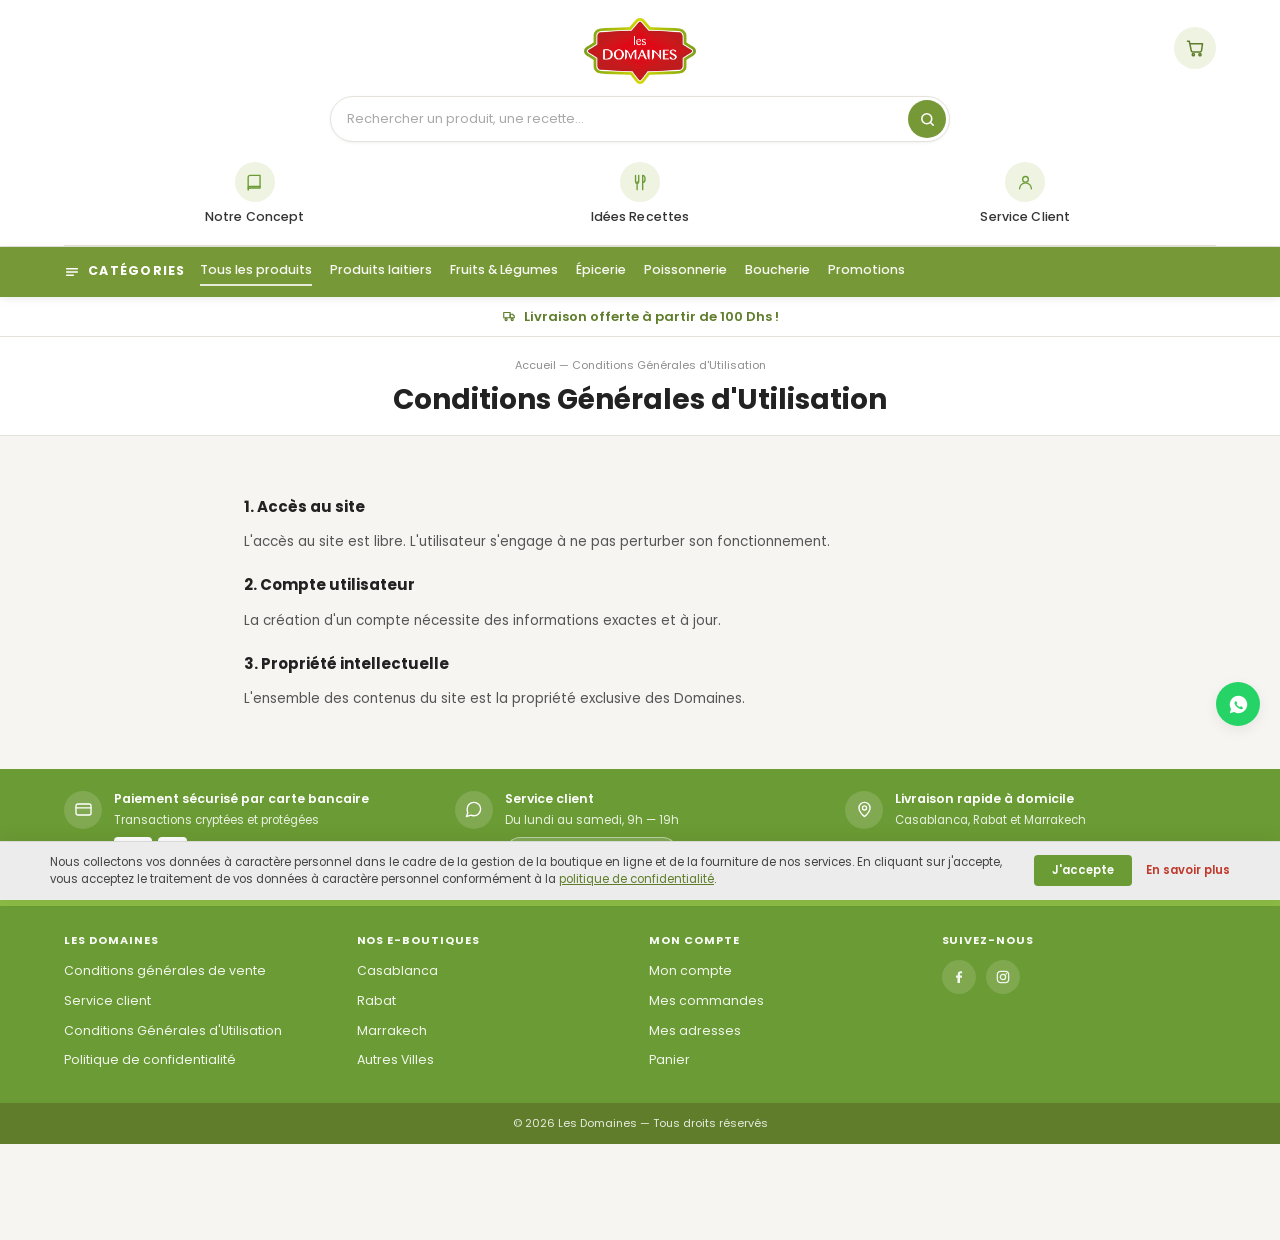
<file: cgu.html>
<!DOCTYPE html>
<html lang="fr">
<head>
<meta charset="UTF-8">
<meta name="viewport" content="width=device-width, initial-scale=1">
<title>Conditions Générales d'Utilisation — Les Domaines</title>
<meta name="description" content="CGU Les Domaines.">
<link rel="canonical" href="https://boutiquelesdomaines.ma/cgu.html">
<meta property="og:type" content="website">
<meta property="og:site_name" content="Les Domaines">
<meta property="og:title" content="Conditions Générales d'Utilisation — Les Domaines">
<meta property="og:description" content="CGU Les Domaines.">
<meta property="og:image" content="https://boutiquelesdomaines.ma/assets/img/avocat.png">
<meta property="og:url" content="https://boutiquelesdomaines.ma/cgu.html">
<meta name="twitter:card" content="summary_large_image">
<meta name="theme-color" content="#779836">
<link rel="icon" href="assets/favicon.svg" type="image/svg+xml">
<link rel="manifest" href="manifest.webmanifest">
<link rel="preconnect" href="https://fonts.googleapis.com">
<link rel="preconnect" href="https://fonts.gstatic.com" crossorigin>
<link href="https://fonts.googleapis.com/css2?family=Poppins:wght@400;500;600;700;800&display=swap" rel="stylesheet">
<link rel="stylesheet" href="assets/css/styles.css">
</head>
<body>

<a class="skip-link" href="#main">Aller au contenu</a>

<header class="site-header">
  <div class="wrap">
    <div class="logo-row">
      <a class="logo" href="index.html" aria-label="Les Domaines — accueil">
        <img src="assets/img/logo-les-domaines.png" alt="Les Domaines" width="371" height="220">
      </a>

      <a class="cart-btn" href="panier.html" aria-label="Mon panier">
        <svg viewBox="0 0 24 24" fill="none" stroke="currentColor" stroke-width="1.8" stroke-linecap="round" stroke-linejoin="round" aria-hidden="true">
          <path d="M3 4h2.2l2.3 11.2a2 2 0 0 0 2 1.6h8.3a2 2 0 0 0 2-1.6L21 7H6"/>
          <circle cx="10" cy="20" r="1.3"/><circle cx="18" cy="20" r="1.3"/>
        </svg>
        <span class="cart-count" data-cart-count style="display:none">0</span>
      </a>
    </div>

    <div class="search-row">
      <form class="search" role="search">
        <label class="visually-hidden" for="q">Rechercher un produit</label>
        <input id="q" type="search" placeholder="Rechercher un produit, une recette…" autocomplete="off">
        <button type="submit" aria-label="Rechercher">
          <svg viewBox="0 0 24 24" fill="none" stroke="currentColor" stroke-width="2.2" stroke-linecap="round">
            <circle cx="11" cy="11" r="7"/><path d="m20 20-3.4-3.4"/>
          </svg>
        </button>
      </form>
    </div>

    <nav class="utility" aria-label="Accès rapides">
      <a class="util" href="notre-concept.html">
        <span class="util-ico">
          <svg viewBox="0 0 24 24" fill="none" stroke="currentColor" stroke-width="1.7" stroke-linecap="round" stroke-linejoin="round">
            <path d="M4 5.5A2.5 2.5 0 0 1 6.5 3H19v16H6.5A2.5 2.5 0 0 0 4 21.5Z"/>
            <path d="M4 19a2 2 0 0 1 2-2h13"/>
          </svg>
        </span>
        <span>Notre Concept</span>
      </a>
      <a class="util" href="recettes.html">
        <span class="util-ico">
          <svg viewBox="0 0 24 24" fill="none" stroke="currentColor" stroke-width="1.7" stroke-linecap="round" stroke-linejoin="round">
            <path d="M7 3v8a2 2 0 0 0 4 0V3"/><path d="M9 11v10"/>
            <path d="M16 21V3c2 0 3 2 3 5s-1 4-3 4"/>
          </svg>
        </span>
        <span>Idées Recettes</span>
      </a>
      <a class="util" href="service-client.html">
        <span class="util-ico">
          <svg viewBox="0 0 24 24" fill="none" stroke="currentColor" stroke-width="1.7" stroke-linecap="round" stroke-linejoin="round">
            <circle cx="12" cy="8" r="3.6"/><path d="M4.5 20a7.5 7.5 0 0 1 15 0"/>
          </svg>
        </span>
        <span>Service Client</span>
      </a>
    </nav>
  </div>
</header>

<div class="catbar">
  <div class="wrap">
    <div class="catbar-inner">
      <span class="catbar-title">
        <svg viewBox="0 0 24 24" fill="none" stroke="currentColor" stroke-width="2.2" stroke-linecap="round">
          <path d="M4 7h16M4 12h16M4 17h10"/>
        </svg>
        Catégories
      </span>
      <nav class="catbar-links" aria-label="Catégories">
        <a href="categorie.html" class="is-active">Tous les produits</a>
        <a href="categorie.html?cat=laitiers">Produits laitiers</a>
        <a href="categorie.html?cat=fruits-legumes">Fruits & Légumes</a>
        <a href="categorie.html?cat=epicerie">Épicerie</a>
        <a href="categorie.html?cat=poissonnerie">Poissonnerie</a>
        <a href="categorie.html?cat=boucherie">Boucherie</a>
        <a href="categorie.html?cat=promotions">Promotions</a>
      </nav>
    </div>
  </div>
</div>

<div class="announce">
  <p>
    <svg viewBox="0 0 24 24" fill="none" stroke="currentColor" stroke-width="2" stroke-linecap="round" stroke-linejoin="round" aria-hidden="true">
      <path d="M3 6h11v9H3z"/><path d="M14 9h4l3 3v3h-7z"/><circle cx="7" cy="18" r="1.8"/><circle cx="17.5" cy="18" r="1.8"/>
    </svg>
    Livraison offerte à partir de 100 Dhs !
  </p>
</div>

<main id="main">
<div class="page-head">
  <div class="wrap">
    <div class="breadcrumb"><a href="index.html">Accueil</a> — Conditions Générales d'Utilisation</div>
    <h1>Conditions Générales d'Utilisation</h1>
  </div>
</div>

<main>
  <div class="wrap" style="max-width:820px">
    <section class="section">
      <h2 style="font-size:15px;margin:22px 0 8px">1. Accès au site</h2><p style="color:#555;line-height:1.8;font-size:13.5px">L'accès au site est libre. L'utilisateur s'engage à ne pas perturber son fonctionnement.</p>
<h2 style="font-size:15px;margin:22px 0 8px">2. Compte utilisateur</h2><p style="color:#555;line-height:1.8;font-size:13.5px">La création d'un compte nécessite des informations exactes et à jour.</p>
<h2 style="font-size:15px;margin:22px 0 8px">3. Propriété intellectuelle</h2><p style="color:#555;line-height:1.8;font-size:13.5px">L'ensemble des contenus du site est la propriété exclusive des Domaines.</p>
    </section>
  </div>
</main>

</main>

</main>

<footer class="site-footer">
  <div class="footer-top">
    <div class="wrap">
      <div class="footer-top-grid">
        <div class="f-top-item">
          <span class="f-top-ico">
            <svg viewBox="0 0 24 24" fill="none" stroke="currentColor" stroke-width="1.7" stroke-linecap="round" stroke-linejoin="round">
              <rect x="2.5" y="5" width="19" height="14" rx="2.5"/><path d="M2.5 10h19"/>
            </svg>
          </span>
          <div>
            <h3>Paiement sécurisé par carte bancaire</h3>
            <p>Transactions cryptées et protégées</p>
            <div class="pay-icons" aria-label="Visa et Mastercard"><span>VISA</span><span>MC</span></div>
          </div>
        </div>
        <div class="f-top-item">
          <span class="f-top-ico">
            <svg viewBox="0 0 24 24" fill="none" stroke="currentColor" stroke-width="1.7" stroke-linecap="round" stroke-linejoin="round">
              <path d="M21 11.5a8.4 8.4 0 0 1-9 8.4 9 9 0 0 1-3.4-.7L3 21l1.8-5A8.3 8.3 0 0 1 4 11.5 8.4 8.4 0 0 1 12.5 3 8.4 8.4 0 0 1 21 11.5Z"/>
            </svg>
          </span>
          <div>
            <h3>Service client</h3>
            <p>Du lundi au samedi, 9h — 19h</p>
            <a class="f-wa" href="https://wa.me/212664428240" target="_blank" rel="noopener">
              <svg viewBox="0 0 24 24" fill="currentColor" aria-hidden="true">
                <path d="M12 2a10 10 0 0 0-8.5 15.2L2 22l4.9-1.4A10 10 0 1 0 12 2Zm5.3 14.1c-.2.6-1.2 1.2-1.7 1.2-.5.1-1 .1-1.6-.1a11 11 0 0 1-4.4-2.8 9.6 9.6 0 0 1-2-3.2c-.3-.8-.2-1.6.3-2.2.2-.3.5-.5.7-.6h.6c.2 0 .4 0 .5.4l.7 1.6c0 .2 0 .3-.1.5l-.4.5c-.1.2-.2.3 0 .5a8.4 8.4 0 0 0 3.4 3c.2.1.4.1.5 0l.6-.7c.2-.2.3-.2.5-.1l1.5.7c.2.1.4.2.4.3v.4a2 2 0 0 1-.5.6Z"/>
              </svg>
              Message WhatsApp
            </a>
          </div>
        </div>
        <div class="f-top-item">
          <span class="f-top-ico">
            <svg viewBox="0 0 24 24" fill="none" stroke="currentColor" stroke-width="1.7" stroke-linecap="round" stroke-linejoin="round">
              <path d="M12 21s7-6.1 7-11a7 7 0 1 0-14 0c0 4.9 7 11 7 11Z"/><circle cx="12" cy="10" r="2.6"/>
            </svg>
          </span>
          <div>
            <h3>Livraison rapide à domicile</h3>
            <p>Casablanca, Rabat et Marrakech</p>
          </div>
        </div>
      </div>
    </div>
  </div>

  <div class="footer-band" aria-hidden="true"></div>

  <div class="footer-main">
    <div class="wrap">
      <div class="footer-cols">
        <div class="f-col">
          <h4>Les Domaines</h4>
          <ul>
            <li><a href="cgv.html">Conditions générales de vente</a></li>
            <li><a href="service-client.html">Service client</a></li>
            <li><a href="cgu.html">Conditions Générales d'Utilisation</a></li>
            <li><a href="confidentialite.html">Politique de confidentialité</a></li>
          </ul>
        </div>
        <div class="f-col">
          <h4>Nos e-boutiques</h4>
          <ul>
            <li><a href="categorie.html">Casablanca</a></li>
            <li><a href="categorie.html">Rabat</a></li>
            <li><a href="categorie.html">Marrakech</a></li>
            <li><a href="categorie.html">Autres Villes</a></li>
          </ul>
        </div>
        <div class="f-col">
          <h4>Mon Compte</h4>
          <ul>
            <li><a href="compte.html">Mon compte</a></li>
            <li><a href="compte.html">Mes commandes</a></li>
            <li><a href="compte.html">Mes adresses</a></li>
            <li><a href="panier.html">Panier</a></li>
          </ul>
        </div>
        <div class="f-col">
          <h4>Suivez-nous</h4>
          <div class="socials">
            <a href="https://facebook.com" target="_blank" rel="noopener" aria-label="Facebook">
              <svg viewBox="0 0 24 24" fill="currentColor" aria-hidden="true">
                <path d="M13.5 21v-8h2.7l.4-3.1h-3.1V7.9c0-.9.3-1.5 1.6-1.5h1.6V3.6c-.3 0-1.3-.1-2.4-.1-2.4 0-4.1 1.5-4.1 4.2v2.2H7.5V13h2.2v8Z"/>
              </svg>
            </a>
            <a href="https://instagram.com" target="_blank" rel="noopener" aria-label="Instagram">
              <svg viewBox="0 0 24 24" fill="none" stroke="currentColor" stroke-width="1.9" stroke-linecap="round">
                <rect x="3.5" y="3.5" width="17" height="17" rx="5"/><circle cx="12" cy="12" r="4"/><circle cx="17" cy="7" r="1.1" fill="currentColor" stroke="none"/>
              </svg>
            </a>
          </div>
        </div>
      </div>
    </div>
  </div>

  <div class="footer-bottom">
    <div class="wrap">© 2026 Les Domaines — Tous droits réservés</div>
  </div>
</footer>

<div class="fab-stack">
  <a class="fab fab--wa" href="https://wa.me/212664428240" target="_blank" rel="noopener" aria-label="Nous écrire sur WhatsApp">
    <svg viewBox="0 0 24 24" fill="currentColor" aria-hidden="true">
      <path d="M12 2a10 10 0 0 0-8.5 15.2L2 22l4.9-1.4A10 10 0 1 0 12 2Zm5.3 14.1c-.2.6-1.2 1.2-1.7 1.2-.5.1-1 .1-1.6-.1a11 11 0 0 1-4.4-2.8 9.6 9.6 0 0 1-2-3.2c-.3-.8-.2-1.6.3-2.2.2-.3.5-.5.7-.6h.6c.2 0 .4 0 .5.4l.7 1.6c0 .2 0 .3-.1.5l-.4.5c-.1.2-.2.3 0 .5a8.4 8.4 0 0 0 3.4 3c.2.1.4.1.5 0l.6-.7c.2-.2.3-.2.5-.1l1.5.7c.2.1.4.2.4.3v.4a2 2 0 0 1-.5.6Z"/>
    </svg>
  </a>
  <button class="fab fab--top" id="back-to-top" type="button" aria-label="Remonter en haut">
    <svg viewBox="0 0 24 24" fill="none" stroke="currentColor" stroke-width="2.2" stroke-linecap="round" stroke-linejoin="round">
      <path d="M12 19V5"/><path d="m5 12 7-7 7 7"/>
    </svg>
  </button>
</div>

<div class="cookie" id="cookie" role="region" aria-label="Consentement aux cookies">
  <div class="cookie-inner">
    <p>Nous collectons vos données à caractère personnel dans le cadre de la gestion de la boutique en ligne et de la fourniture de nos services. En cliquant sur j'accepte, vous acceptez le traitement de vos données à caractère personnel conformément à la <a href="confidentialite.html">politique de confidentialité</a>.</p>
    <div class="cookie-actions">
      <button class="cookie-accept" type="button" data-cookie-accept>J'accepte</button>
      <a class="cookie-more" href="confidentialite.html">En savoir plus</a>
    </div>
  </div>
</div>

<div class="toast" id="toast" role="status" aria-live="polite"></div>

<script src="assets/data/products.js"></script>
<script src="assets/js/main.js"></script>
</body>
</html>
</file>
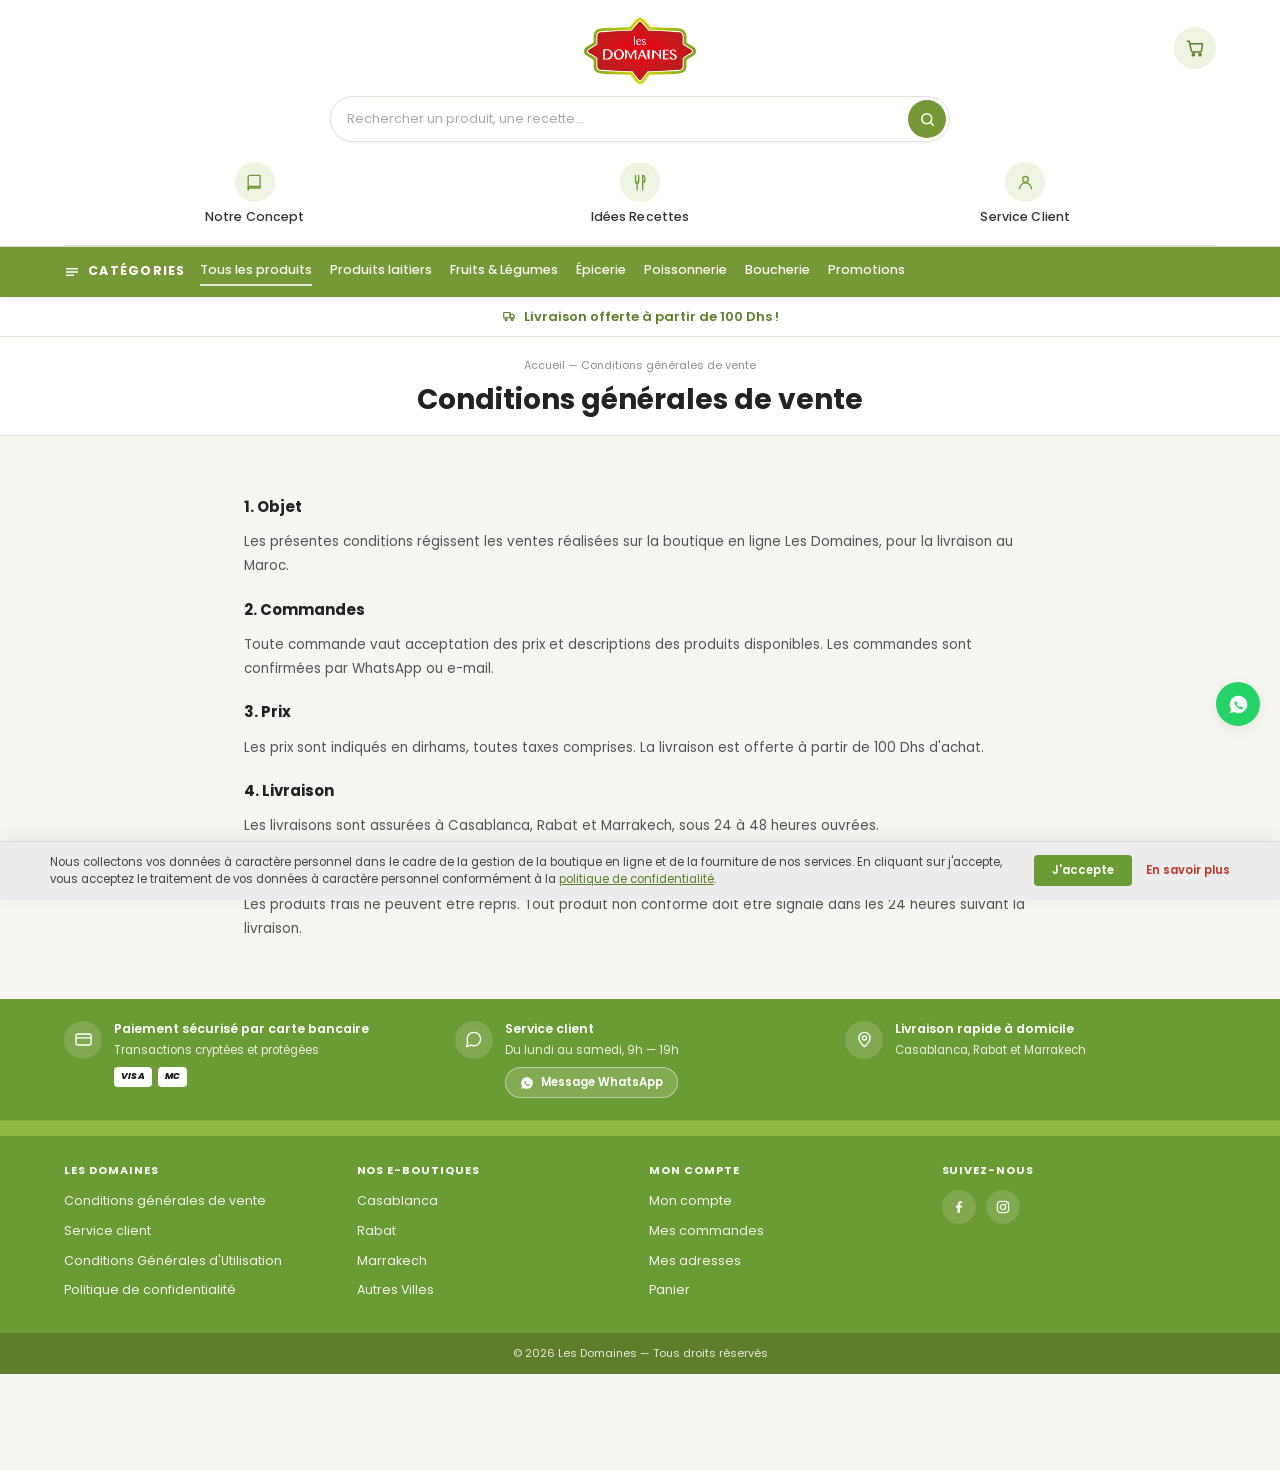
<file: cgv.html>
<!DOCTYPE html>
<html lang="fr">
<head>
<meta charset="UTF-8">
<meta name="viewport" content="width=device-width, initial-scale=1">
<title>Conditions générales de vente — Les Domaines</title>
<meta name="description" content="CGV Les Domaines.">
<link rel="canonical" href="https://boutiquelesdomaines.ma/cgv.html">
<meta property="og:type" content="website">
<meta property="og:site_name" content="Les Domaines">
<meta property="og:title" content="Conditions générales de vente — Les Domaines">
<meta property="og:description" content="CGV Les Domaines.">
<meta property="og:image" content="https://boutiquelesdomaines.ma/assets/img/avocat.png">
<meta property="og:url" content="https://boutiquelesdomaines.ma/cgv.html">
<meta name="twitter:card" content="summary_large_image">
<meta name="theme-color" content="#779836">
<link rel="icon" href="assets/favicon.svg" type="image/svg+xml">
<link rel="manifest" href="manifest.webmanifest">
<link rel="preconnect" href="https://fonts.googleapis.com">
<link rel="preconnect" href="https://fonts.gstatic.com" crossorigin>
<link href="https://fonts.googleapis.com/css2?family=Poppins:wght@400;500;600;700;800&display=swap" rel="stylesheet">
<link rel="stylesheet" href="assets/css/styles.css">
</head>
<body>

<a class="skip-link" href="#main">Aller au contenu</a>

<header class="site-header">
  <div class="wrap">
    <div class="logo-row">
      <a class="logo" href="index.html" aria-label="Les Domaines — accueil">
        <img src="assets/img/logo-les-domaines.png" alt="Les Domaines" width="371" height="220">
      </a>

      <a class="cart-btn" href="panier.html" aria-label="Mon panier">
        <svg viewBox="0 0 24 24" fill="none" stroke="currentColor" stroke-width="1.8" stroke-linecap="round" stroke-linejoin="round" aria-hidden="true">
          <path d="M3 4h2.2l2.3 11.2a2 2 0 0 0 2 1.6h8.3a2 2 0 0 0 2-1.6L21 7H6"/>
          <circle cx="10" cy="20" r="1.3"/><circle cx="18" cy="20" r="1.3"/>
        </svg>
        <span class="cart-count" data-cart-count style="display:none">0</span>
      </a>
    </div>

    <div class="search-row">
      <form class="search" role="search">
        <label class="visually-hidden" for="q">Rechercher un produit</label>
        <input id="q" type="search" placeholder="Rechercher un produit, une recette…" autocomplete="off">
        <button type="submit" aria-label="Rechercher">
          <svg viewBox="0 0 24 24" fill="none" stroke="currentColor" stroke-width="2.2" stroke-linecap="round">
            <circle cx="11" cy="11" r="7"/><path d="m20 20-3.4-3.4"/>
          </svg>
        </button>
      </form>
    </div>

    <nav class="utility" aria-label="Accès rapides">
      <a class="util" href="notre-concept.html">
        <span class="util-ico">
          <svg viewBox="0 0 24 24" fill="none" stroke="currentColor" stroke-width="1.7" stroke-linecap="round" stroke-linejoin="round">
            <path d="M4 5.5A2.5 2.5 0 0 1 6.5 3H19v16H6.5A2.5 2.5 0 0 0 4 21.5Z"/>
            <path d="M4 19a2 2 0 0 1 2-2h13"/>
          </svg>
        </span>
        <span>Notre Concept</span>
      </a>
      <a class="util" href="recettes.html">
        <span class="util-ico">
          <svg viewBox="0 0 24 24" fill="none" stroke="currentColor" stroke-width="1.7" stroke-linecap="round" stroke-linejoin="round">
            <path d="M7 3v8a2 2 0 0 0 4 0V3"/><path d="M9 11v10"/>
            <path d="M16 21V3c2 0 3 2 3 5s-1 4-3 4"/>
          </svg>
        </span>
        <span>Idées Recettes</span>
      </a>
      <a class="util" href="service-client.html">
        <span class="util-ico">
          <svg viewBox="0 0 24 24" fill="none" stroke="currentColor" stroke-width="1.7" stroke-linecap="round" stroke-linejoin="round">
            <circle cx="12" cy="8" r="3.6"/><path d="M4.5 20a7.5 7.5 0 0 1 15 0"/>
          </svg>
        </span>
        <span>Service Client</span>
      </a>
    </nav>
  </div>
</header>

<div class="catbar">
  <div class="wrap">
    <div class="catbar-inner">
      <span class="catbar-title">
        <svg viewBox="0 0 24 24" fill="none" stroke="currentColor" stroke-width="2.2" stroke-linecap="round">
          <path d="M4 7h16M4 12h16M4 17h10"/>
        </svg>
        Catégories
      </span>
      <nav class="catbar-links" aria-label="Catégories">
        <a href="categorie.html" class="is-active">Tous les produits</a>
        <a href="categorie.html?cat=laitiers">Produits laitiers</a>
        <a href="categorie.html?cat=fruits-legumes">Fruits & Légumes</a>
        <a href="categorie.html?cat=epicerie">Épicerie</a>
        <a href="categorie.html?cat=poissonnerie">Poissonnerie</a>
        <a href="categorie.html?cat=boucherie">Boucherie</a>
        <a href="categorie.html?cat=promotions">Promotions</a>
      </nav>
    </div>
  </div>
</div>

<div class="announce">
  <p>
    <svg viewBox="0 0 24 24" fill="none" stroke="currentColor" stroke-width="2" stroke-linecap="round" stroke-linejoin="round" aria-hidden="true">
      <path d="M3 6h11v9H3z"/><path d="M14 9h4l3 3v3h-7z"/><circle cx="7" cy="18" r="1.8"/><circle cx="17.5" cy="18" r="1.8"/>
    </svg>
    Livraison offerte à partir de 100 Dhs !
  </p>
</div>

<main id="main">
<div class="page-head">
  <div class="wrap">
    <div class="breadcrumb"><a href="index.html">Accueil</a> — Conditions générales de vente</div>
    <h1>Conditions générales de vente</h1>
  </div>
</div>

<main>
  <div class="wrap" style="max-width:820px">
    <section class="section">
      <h2 style="font-size:15px;margin:22px 0 8px">1. Objet</h2><p style="color:#555;line-height:1.8;font-size:13.5px">Les présentes conditions régissent les ventes réalisées sur la boutique en ligne Les Domaines, pour la livraison au Maroc.</p>
<h2 style="font-size:15px;margin:22px 0 8px">2. Commandes</h2><p style="color:#555;line-height:1.8;font-size:13.5px">Toute commande vaut acceptation des prix et descriptions des produits disponibles. Les commandes sont confirmées par WhatsApp ou e-mail.</p>
<h2 style="font-size:15px;margin:22px 0 8px">3. Prix</h2><p style="color:#555;line-height:1.8;font-size:13.5px">Les prix sont indiqués en dirhams, toutes taxes comprises. La livraison est offerte à partir de 100 Dhs d'achat.</p>
<h2 style="font-size:15px;margin:22px 0 8px">4. Livraison</h2><p style="color:#555;line-height:1.8;font-size:13.5px">Les livraisons sont assurées à Casablanca, Rabat et Marrakech, sous 24 à 48 heures ouvrées.</p>
<h2 style="font-size:15px;margin:22px 0 8px">5. Rétractation</h2><p style="color:#555;line-height:1.8;font-size:13.5px">Les produits frais ne peuvent être repris. Tout produit non conforme doit être signalé dans les 24 heures suivant la livraison.</p>
    </section>
  </div>
</main>

</main>

</main>

<footer class="site-footer">
  <div class="footer-top">
    <div class="wrap">
      <div class="footer-top-grid">
        <div class="f-top-item">
          <span class="f-top-ico">
            <svg viewBox="0 0 24 24" fill="none" stroke="currentColor" stroke-width="1.7" stroke-linecap="round" stroke-linejoin="round">
              <rect x="2.5" y="5" width="19" height="14" rx="2.5"/><path d="M2.5 10h19"/>
            </svg>
          </span>
          <div>
            <h3>Paiement sécurisé par carte bancaire</h3>
            <p>Transactions cryptées et protégées</p>
            <div class="pay-icons" aria-label="Visa et Mastercard"><span>VISA</span><span>MC</span></div>
          </div>
        </div>
        <div class="f-top-item">
          <span class="f-top-ico">
            <svg viewBox="0 0 24 24" fill="none" stroke="currentColor" stroke-width="1.7" stroke-linecap="round" stroke-linejoin="round">
              <path d="M21 11.5a8.4 8.4 0 0 1-9 8.4 9 9 0 0 1-3.4-.7L3 21l1.8-5A8.3 8.3 0 0 1 4 11.5 8.4 8.4 0 0 1 12.5 3 8.4 8.4 0 0 1 21 11.5Z"/>
            </svg>
          </span>
          <div>
            <h3>Service client</h3>
            <p>Du lundi au samedi, 9h — 19h</p>
            <a class="f-wa" href="https://wa.me/212664428240" target="_blank" rel="noopener">
              <svg viewBox="0 0 24 24" fill="currentColor" aria-hidden="true">
                <path d="M12 2a10 10 0 0 0-8.5 15.2L2 22l4.9-1.4A10 10 0 1 0 12 2Zm5.3 14.1c-.2.6-1.2 1.2-1.7 1.2-.5.1-1 .1-1.6-.1a11 11 0 0 1-4.4-2.8 9.6 9.6 0 0 1-2-3.2c-.3-.8-.2-1.6.3-2.2.2-.3.5-.5.7-.6h.6c.2 0 .4 0 .5.4l.7 1.6c0 .2 0 .3-.1.5l-.4.5c-.1.2-.2.3 0 .5a8.4 8.4 0 0 0 3.4 3c.2.1.4.1.5 0l.6-.7c.2-.2.3-.2.5-.1l1.5.7c.2.1.4.2.4.3v.4a2 2 0 0 1-.5.6Z"/>
              </svg>
              Message WhatsApp
            </a>
          </div>
        </div>
        <div class="f-top-item">
          <span class="f-top-ico">
            <svg viewBox="0 0 24 24" fill="none" stroke="currentColor" stroke-width="1.7" stroke-linecap="round" stroke-linejoin="round">
              <path d="M12 21s7-6.1 7-11a7 7 0 1 0-14 0c0 4.9 7 11 7 11Z"/><circle cx="12" cy="10" r="2.6"/>
            </svg>
          </span>
          <div>
            <h3>Livraison rapide à domicile</h3>
            <p>Casablanca, Rabat et Marrakech</p>
          </div>
        </div>
      </div>
    </div>
  </div>

  <div class="footer-band" aria-hidden="true"></div>

  <div class="footer-main">
    <div class="wrap">
      <div class="footer-cols">
        <div class="f-col">
          <h4>Les Domaines</h4>
          <ul>
            <li><a href="cgv.html">Conditions générales de vente</a></li>
            <li><a href="service-client.html">Service client</a></li>
            <li><a href="cgu.html">Conditions Générales d'Utilisation</a></li>
            <li><a href="confidentialite.html">Politique de confidentialité</a></li>
          </ul>
        </div>
        <div class="f-col">
          <h4>Nos e-boutiques</h4>
          <ul>
            <li><a href="categorie.html">Casablanca</a></li>
            <li><a href="categorie.html">Rabat</a></li>
            <li><a href="categorie.html">Marrakech</a></li>
            <li><a href="categorie.html">Autres Villes</a></li>
          </ul>
        </div>
        <div class="f-col">
          <h4>Mon Compte</h4>
          <ul>
            <li><a href="compte.html">Mon compte</a></li>
            <li><a href="compte.html">Mes commandes</a></li>
            <li><a href="compte.html">Mes adresses</a></li>
            <li><a href="panier.html">Panier</a></li>
          </ul>
        </div>
        <div class="f-col">
          <h4>Suivez-nous</h4>
          <div class="socials">
            <a href="https://facebook.com" target="_blank" rel="noopener" aria-label="Facebook">
              <svg viewBox="0 0 24 24" fill="currentColor" aria-hidden="true">
                <path d="M13.5 21v-8h2.7l.4-3.1h-3.1V7.9c0-.9.3-1.5 1.6-1.5h1.6V3.6c-.3 0-1.3-.1-2.4-.1-2.4 0-4.1 1.5-4.1 4.2v2.2H7.5V13h2.2v8Z"/>
              </svg>
            </a>
            <a href="https://instagram.com" target="_blank" rel="noopener" aria-label="Instagram">
              <svg viewBox="0 0 24 24" fill="none" stroke="currentColor" stroke-width="1.9" stroke-linecap="round">
                <rect x="3.5" y="3.5" width="17" height="17" rx="5"/><circle cx="12" cy="12" r="4"/><circle cx="17" cy="7" r="1.1" fill="currentColor" stroke="none"/>
              </svg>
            </a>
          </div>
        </div>
      </div>
    </div>
  </div>

  <div class="footer-bottom">
    <div class="wrap">© 2026 Les Domaines — Tous droits réservés</div>
  </div>
</footer>

<div class="fab-stack">
  <a class="fab fab--wa" href="https://wa.me/212664428240" target="_blank" rel="noopener" aria-label="Nous écrire sur WhatsApp">
    <svg viewBox="0 0 24 24" fill="currentColor" aria-hidden="true">
      <path d="M12 2a10 10 0 0 0-8.5 15.2L2 22l4.9-1.4A10 10 0 1 0 12 2Zm5.3 14.1c-.2.6-1.2 1.2-1.7 1.2-.5.1-1 .1-1.6-.1a11 11 0 0 1-4.4-2.8 9.6 9.6 0 0 1-2-3.2c-.3-.8-.2-1.6.3-2.2.2-.3.5-.5.7-.6h.6c.2 0 .4 0 .5.4l.7 1.6c0 .2 0 .3-.1.5l-.4.5c-.1.2-.2.3 0 .5a8.4 8.4 0 0 0 3.4 3c.2.1.4.1.5 0l.6-.7c.2-.2.3-.2.5-.1l1.5.7c.2.1.4.2.4.3v.4a2 2 0 0 1-.5.6Z"/>
    </svg>
  </a>
  <button class="fab fab--top" id="back-to-top" type="button" aria-label="Remonter en haut">
    <svg viewBox="0 0 24 24" fill="none" stroke="currentColor" stroke-width="2.2" stroke-linecap="round" stroke-linejoin="round">
      <path d="M12 19V5"/><path d="m5 12 7-7 7 7"/>
    </svg>
  </button>
</div>

<div class="cookie" id="cookie" role="region" aria-label="Consentement aux cookies">
  <div class="cookie-inner">
    <p>Nous collectons vos données à caractère personnel dans le cadre de la gestion de la boutique en ligne et de la fourniture de nos services. En cliquant sur j'accepte, vous acceptez le traitement de vos données à caractère personnel conformément à la <a href="confidentialite.html">politique de confidentialité</a>.</p>
    <div class="cookie-actions">
      <button class="cookie-accept" type="button" data-cookie-accept>J'accepte</button>
      <a class="cookie-more" href="confidentialite.html">En savoir plus</a>
    </div>
  </div>
</div>

<div class="toast" id="toast" role="status" aria-live="polite"></div>

<script src="assets/data/products.js"></script>
<script src="assets/js/main.js"></script>
</body>
</html>
</file>
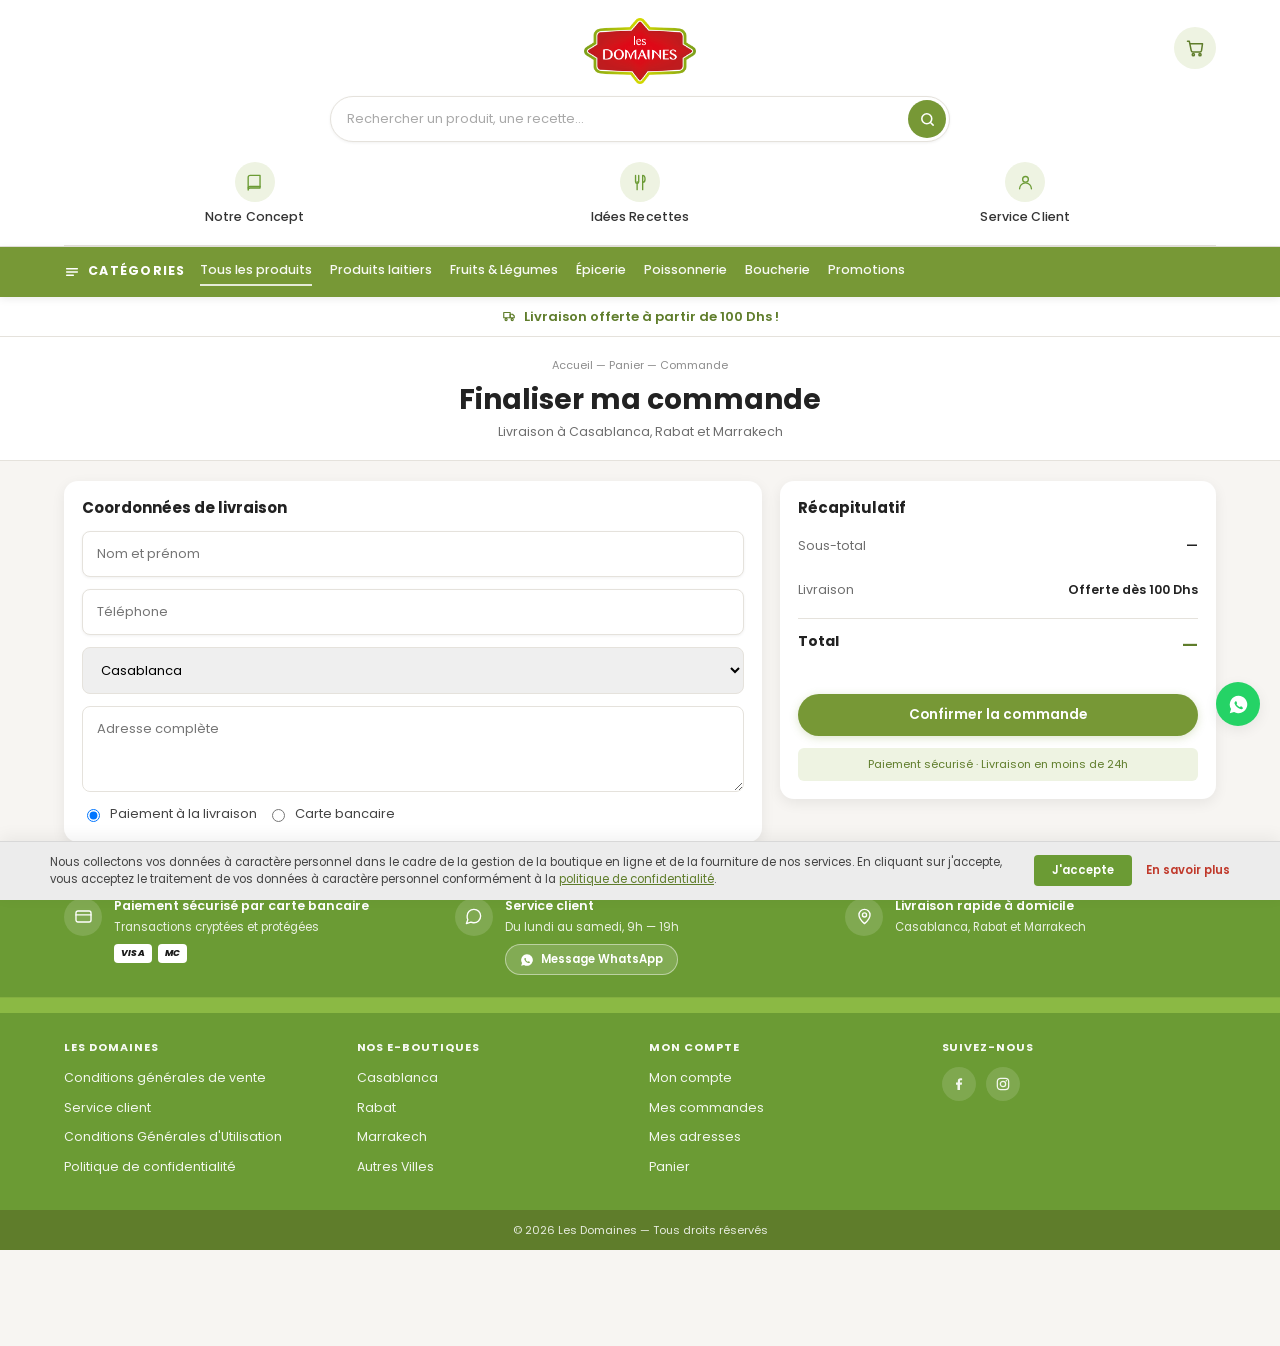
<file: commande.html>
<!DOCTYPE html>
<html lang="fr">
<head>
<meta charset="UTF-8">
<meta name="viewport" content="width=device-width, initial-scale=1">
<title>Finaliser ma commande — Les Domaines</title>
<meta name="description" content="Finalisez votre commande Les Domaines et choisissez votre mode de paiement.">
<link rel="canonical" href="https://boutiquelesdomaines.ma/commande.html">
<meta property="og:type" content="website">
<meta property="og:site_name" content="Les Domaines">
<meta property="og:title" content="Finaliser ma commande — Les Domaines">
<meta property="og:description" content="Finalisez votre commande Les Domaines et choisissez votre mode de paiement.">
<meta property="og:image" content="https://boutiquelesdomaines.ma/assets/img/avocat.png">
<meta property="og:url" content="https://boutiquelesdomaines.ma/commande.html">
<meta name="twitter:card" content="summary_large_image">
<meta name="theme-color" content="#779836">
<link rel="icon" href="assets/favicon.svg" type="image/svg+xml">
<link rel="manifest" href="manifest.webmanifest">
<link rel="preconnect" href="https://fonts.googleapis.com">
<link rel="preconnect" href="https://fonts.gstatic.com" crossorigin>
<link href="https://fonts.googleapis.com/css2?family=Poppins:wght@400;500;600;700;800&display=swap" rel="stylesheet">
<link rel="stylesheet" href="assets/css/styles.css">
</head>
<body>

<a class="skip-link" href="#main">Aller au contenu</a>

<header class="site-header">
  <div class="wrap">
    <div class="logo-row">
      <a class="logo" href="index.html" aria-label="Les Domaines — accueil">
        <img src="assets/img/logo-les-domaines.png" alt="Les Domaines" width="371" height="220">
      </a>

      <a class="cart-btn" href="panier.html" aria-label="Mon panier">
        <svg viewBox="0 0 24 24" fill="none" stroke="currentColor" stroke-width="1.8" stroke-linecap="round" stroke-linejoin="round" aria-hidden="true">
          <path d="M3 4h2.2l2.3 11.2a2 2 0 0 0 2 1.6h8.3a2 2 0 0 0 2-1.6L21 7H6"/>
          <circle cx="10" cy="20" r="1.3"/><circle cx="18" cy="20" r="1.3"/>
        </svg>
        <span class="cart-count" data-cart-count style="display:none">0</span>
      </a>
    </div>

    <div class="search-row">
      <form class="search" role="search">
        <label class="visually-hidden" for="q">Rechercher un produit</label>
        <input id="q" type="search" placeholder="Rechercher un produit, une recette…" autocomplete="off">
        <button type="submit" aria-label="Rechercher">
          <svg viewBox="0 0 24 24" fill="none" stroke="currentColor" stroke-width="2.2" stroke-linecap="round">
            <circle cx="11" cy="11" r="7"/><path d="m20 20-3.4-3.4"/>
          </svg>
        </button>
      </form>
    </div>

    <nav class="utility" aria-label="Accès rapides">
      <a class="util" href="notre-concept.html">
        <span class="util-ico">
          <svg viewBox="0 0 24 24" fill="none" stroke="currentColor" stroke-width="1.7" stroke-linecap="round" stroke-linejoin="round">
            <path d="M4 5.5A2.5 2.5 0 0 1 6.5 3H19v16H6.5A2.5 2.5 0 0 0 4 21.5Z"/>
            <path d="M4 19a2 2 0 0 1 2-2h13"/>
          </svg>
        </span>
        <span>Notre Concept</span>
      </a>
      <a class="util" href="recettes.html">
        <span class="util-ico">
          <svg viewBox="0 0 24 24" fill="none" stroke="currentColor" stroke-width="1.7" stroke-linecap="round" stroke-linejoin="round">
            <path d="M7 3v8a2 2 0 0 0 4 0V3"/><path d="M9 11v10"/>
            <path d="M16 21V3c2 0 3 2 3 5s-1 4-3 4"/>
          </svg>
        </span>
        <span>Idées Recettes</span>
      </a>
      <a class="util" href="service-client.html">
        <span class="util-ico">
          <svg viewBox="0 0 24 24" fill="none" stroke="currentColor" stroke-width="1.7" stroke-linecap="round" stroke-linejoin="round">
            <circle cx="12" cy="8" r="3.6"/><path d="M4.5 20a7.5 7.5 0 0 1 15 0"/>
          </svg>
        </span>
        <span>Service Client</span>
      </a>
    </nav>
  </div>
</header>

<div class="catbar">
  <div class="wrap">
    <div class="catbar-inner">
      <span class="catbar-title">
        <svg viewBox="0 0 24 24" fill="none" stroke="currentColor" stroke-width="2.2" stroke-linecap="round">
          <path d="M4 7h16M4 12h16M4 17h10"/>
        </svg>
        Catégories
      </span>
      <nav class="catbar-links" aria-label="Catégories">
        <a href="categorie.html" class="is-active">Tous les produits</a>
        <a href="categorie.html?cat=laitiers">Produits laitiers</a>
        <a href="categorie.html?cat=fruits-legumes">Fruits & Légumes</a>
        <a href="categorie.html?cat=epicerie">Épicerie</a>
        <a href="categorie.html?cat=poissonnerie">Poissonnerie</a>
        <a href="categorie.html?cat=boucherie">Boucherie</a>
        <a href="categorie.html?cat=promotions">Promotions</a>
      </nav>
    </div>
  </div>
</div>

<div class="announce">
  <p>
    <svg viewBox="0 0 24 24" fill="none" stroke="currentColor" stroke-width="2" stroke-linecap="round" stroke-linejoin="round" aria-hidden="true">
      <path d="M3 6h11v9H3z"/><path d="M14 9h4l3 3v3h-7z"/><circle cx="7" cy="18" r="1.8"/><circle cx="17.5" cy="18" r="1.8"/>
    </svg>
    Livraison offerte à partir de 100 Dhs !
  </p>
</div>

<main id="main">
<div class="page-head">
  <div class="wrap">
    <div class="breadcrumb"><a href="index.html">Accueil</a> — <a href="panier.html">Panier</a> — Commande</div>
    <h1>Finaliser ma commande</h1>
    <p>Livraison à Casablanca, Rabat et Marrakech</p>
  </div>
</div>

<main>
  <div class="wrap">
    <div class="cart-layout">
      <div class="cart-list" style="padding:18px">
        <h2 style="font-size:15px;margin-bottom:14px">Coordonnées de livraison</h2>
        <form onsubmit="return false;" style="display:grid;gap:12px">
          <input class="search" style="border-radius:8px;padding:12px 14px;font-family:inherit;font-size:13px;border:1px solid var(--line);width:100%" placeholder="Nom et prénom" aria-label="Nom et prénom">
          <input class="search" style="border-radius:8px;padding:12px 14px;font-family:inherit;font-size:13px;border:1px solid var(--line);width:100%" placeholder="Téléphone" aria-label="Téléphone">
          <select style="border-radius:8px;padding:12px 14px;font-family:inherit;font-size:13px;border:1px solid var(--line);width:100%" aria-label="Ville">
            <option>Casablanca</option>
            <option>Rabat</option>
            <option>Marrakech</option>
            <option>Autres villes</option>
          </select>
          <textarea rows="3" placeholder="Adresse complète" aria-label="Adresse" style="border-radius:8px;padding:12px 14px;font-family:inherit;font-size:13px;border:1px solid var(--line);width:100%"></textarea>
          <div style="display:flex;gap:10px;flex-wrap:wrap;font-size:13px;color:#444">
            <label style="display:flex;align-items:center;gap:7px"><input type="radio" name="pay" checked> Paiement à la livraison</label>
            <label style="display:flex;align-items:center;gap:7px"><input type="radio" name="pay"> Carte bancaire</label>
          </div>
        </form>
      </div>
      <aside class="summary">
        <h2>Récapitulatif</h2>
        <p class="summary-row">Sous-total <strong>—</strong></p>
        <p class="summary-row">Livraison <strong>Offerte dès 100 Dhs</strong></p>
        <p class="summary-row summary-row--total">Total <strong>—</strong></p>
        <a class="btn btn--block" href="#" onclick="return false;">Confirmer la commande</a>
        <p class="delivery-note">Paiement sécurisé · Livraison en moins de 24h</p>
      </aside>
    </div>
  </div>
</main>

</main>

</main>

<footer class="site-footer">
  <div class="footer-top">
    <div class="wrap">
      <div class="footer-top-grid">
        <div class="f-top-item">
          <span class="f-top-ico">
            <svg viewBox="0 0 24 24" fill="none" stroke="currentColor" stroke-width="1.7" stroke-linecap="round" stroke-linejoin="round">
              <rect x="2.5" y="5" width="19" height="14" rx="2.5"/><path d="M2.5 10h19"/>
            </svg>
          </span>
          <div>
            <h3>Paiement sécurisé par carte bancaire</h3>
            <p>Transactions cryptées et protégées</p>
            <div class="pay-icons" aria-label="Visa et Mastercard"><span>VISA</span><span>MC</span></div>
          </div>
        </div>
        <div class="f-top-item">
          <span class="f-top-ico">
            <svg viewBox="0 0 24 24" fill="none" stroke="currentColor" stroke-width="1.7" stroke-linecap="round" stroke-linejoin="round">
              <path d="M21 11.5a8.4 8.4 0 0 1-9 8.4 9 9 0 0 1-3.4-.7L3 21l1.8-5A8.3 8.3 0 0 1 4 11.5 8.4 8.4 0 0 1 12.5 3 8.4 8.4 0 0 1 21 11.5Z"/>
            </svg>
          </span>
          <div>
            <h3>Service client</h3>
            <p>Du lundi au samedi, 9h — 19h</p>
            <a class="f-wa" href="https://wa.me/212664428240" target="_blank" rel="noopener">
              <svg viewBox="0 0 24 24" fill="currentColor" aria-hidden="true">
                <path d="M12 2a10 10 0 0 0-8.5 15.2L2 22l4.9-1.4A10 10 0 1 0 12 2Zm5.3 14.1c-.2.6-1.2 1.2-1.7 1.2-.5.1-1 .1-1.6-.1a11 11 0 0 1-4.4-2.8 9.6 9.6 0 0 1-2-3.2c-.3-.8-.2-1.6.3-2.2.2-.3.5-.5.7-.6h.6c.2 0 .4 0 .5.4l.7 1.6c0 .2 0 .3-.1.5l-.4.5c-.1.2-.2.3 0 .5a8.4 8.4 0 0 0 3.4 3c.2.1.4.1.5 0l.6-.7c.2-.2.3-.2.5-.1l1.5.7c.2.1.4.2.4.3v.4a2 2 0 0 1-.5.6Z"/>
              </svg>
              Message WhatsApp
            </a>
          </div>
        </div>
        <div class="f-top-item">
          <span class="f-top-ico">
            <svg viewBox="0 0 24 24" fill="none" stroke="currentColor" stroke-width="1.7" stroke-linecap="round" stroke-linejoin="round">
              <path d="M12 21s7-6.1 7-11a7 7 0 1 0-14 0c0 4.9 7 11 7 11Z"/><circle cx="12" cy="10" r="2.6"/>
            </svg>
          </span>
          <div>
            <h3>Livraison rapide à domicile</h3>
            <p>Casablanca, Rabat et Marrakech</p>
          </div>
        </div>
      </div>
    </div>
  </div>

  <div class="footer-band" aria-hidden="true"></div>

  <div class="footer-main">
    <div class="wrap">
      <div class="footer-cols">
        <div class="f-col">
          <h4>Les Domaines</h4>
          <ul>
            <li><a href="cgv.html">Conditions générales de vente</a></li>
            <li><a href="service-client.html">Service client</a></li>
            <li><a href="cgu.html">Conditions Générales d'Utilisation</a></li>
            <li><a href="confidentialite.html">Politique de confidentialité</a></li>
          </ul>
        </div>
        <div class="f-col">
          <h4>Nos e-boutiques</h4>
          <ul>
            <li><a href="categorie.html">Casablanca</a></li>
            <li><a href="categorie.html">Rabat</a></li>
            <li><a href="categorie.html">Marrakech</a></li>
            <li><a href="categorie.html">Autres Villes</a></li>
          </ul>
        </div>
        <div class="f-col">
          <h4>Mon Compte</h4>
          <ul>
            <li><a href="compte.html">Mon compte</a></li>
            <li><a href="compte.html">Mes commandes</a></li>
            <li><a href="compte.html">Mes adresses</a></li>
            <li><a href="panier.html">Panier</a></li>
          </ul>
        </div>
        <div class="f-col">
          <h4>Suivez-nous</h4>
          <div class="socials">
            <a href="https://facebook.com" target="_blank" rel="noopener" aria-label="Facebook">
              <svg viewBox="0 0 24 24" fill="currentColor" aria-hidden="true">
                <path d="M13.5 21v-8h2.7l.4-3.1h-3.1V7.9c0-.9.3-1.5 1.6-1.5h1.6V3.6c-.3 0-1.3-.1-2.4-.1-2.4 0-4.1 1.5-4.1 4.2v2.2H7.5V13h2.2v8Z"/>
              </svg>
            </a>
            <a href="https://instagram.com" target="_blank" rel="noopener" aria-label="Instagram">
              <svg viewBox="0 0 24 24" fill="none" stroke="currentColor" stroke-width="1.9" stroke-linecap="round">
                <rect x="3.5" y="3.5" width="17" height="17" rx="5"/><circle cx="12" cy="12" r="4"/><circle cx="17" cy="7" r="1.1" fill="currentColor" stroke="none"/>
              </svg>
            </a>
          </div>
        </div>
      </div>
    </div>
  </div>

  <div class="footer-bottom">
    <div class="wrap">© 2026 Les Domaines — Tous droits réservés</div>
  </div>
</footer>

<div class="fab-stack">
  <a class="fab fab--wa" href="https://wa.me/212664428240" target="_blank" rel="noopener" aria-label="Nous écrire sur WhatsApp">
    <svg viewBox="0 0 24 24" fill="currentColor" aria-hidden="true">
      <path d="M12 2a10 10 0 0 0-8.5 15.2L2 22l4.9-1.4A10 10 0 1 0 12 2Zm5.3 14.1c-.2.6-1.2 1.2-1.7 1.2-.5.1-1 .1-1.6-.1a11 11 0 0 1-4.4-2.8 9.6 9.6 0 0 1-2-3.2c-.3-.8-.2-1.6.3-2.2.2-.3.5-.5.7-.6h.6c.2 0 .4 0 .5.4l.7 1.6c0 .2 0 .3-.1.5l-.4.5c-.1.2-.2.3 0 .5a8.4 8.4 0 0 0 3.4 3c.2.1.4.1.5 0l.6-.7c.2-.2.3-.2.5-.1l1.5.7c.2.1.4.2.4.3v.4a2 2 0 0 1-.5.6Z"/>
    </svg>
  </a>
  <button class="fab fab--top" id="back-to-top" type="button" aria-label="Remonter en haut">
    <svg viewBox="0 0 24 24" fill="none" stroke="currentColor" stroke-width="2.2" stroke-linecap="round" stroke-linejoin="round">
      <path d="M12 19V5"/><path d="m5 12 7-7 7 7"/>
    </svg>
  </button>
</div>

<div class="cookie" id="cookie" role="region" aria-label="Consentement aux cookies">
  <div class="cookie-inner">
    <p>Nous collectons vos données à caractère personnel dans le cadre de la gestion de la boutique en ligne et de la fourniture de nos services. En cliquant sur j'accepte, vous acceptez le traitement de vos données à caractère personnel conformément à la <a href="confidentialite.html">politique de confidentialité</a>.</p>
    <div class="cookie-actions">
      <button class="cookie-accept" type="button" data-cookie-accept>J'accepte</button>
      <a class="cookie-more" href="confidentialite.html">En savoir plus</a>
    </div>
  </div>
</div>

<div class="toast" id="toast" role="status" aria-live="polite"></div>

<script src="assets/data/products.js"></script>
<script src="assets/js/main.js"></script>
</body>
</html>
</file>
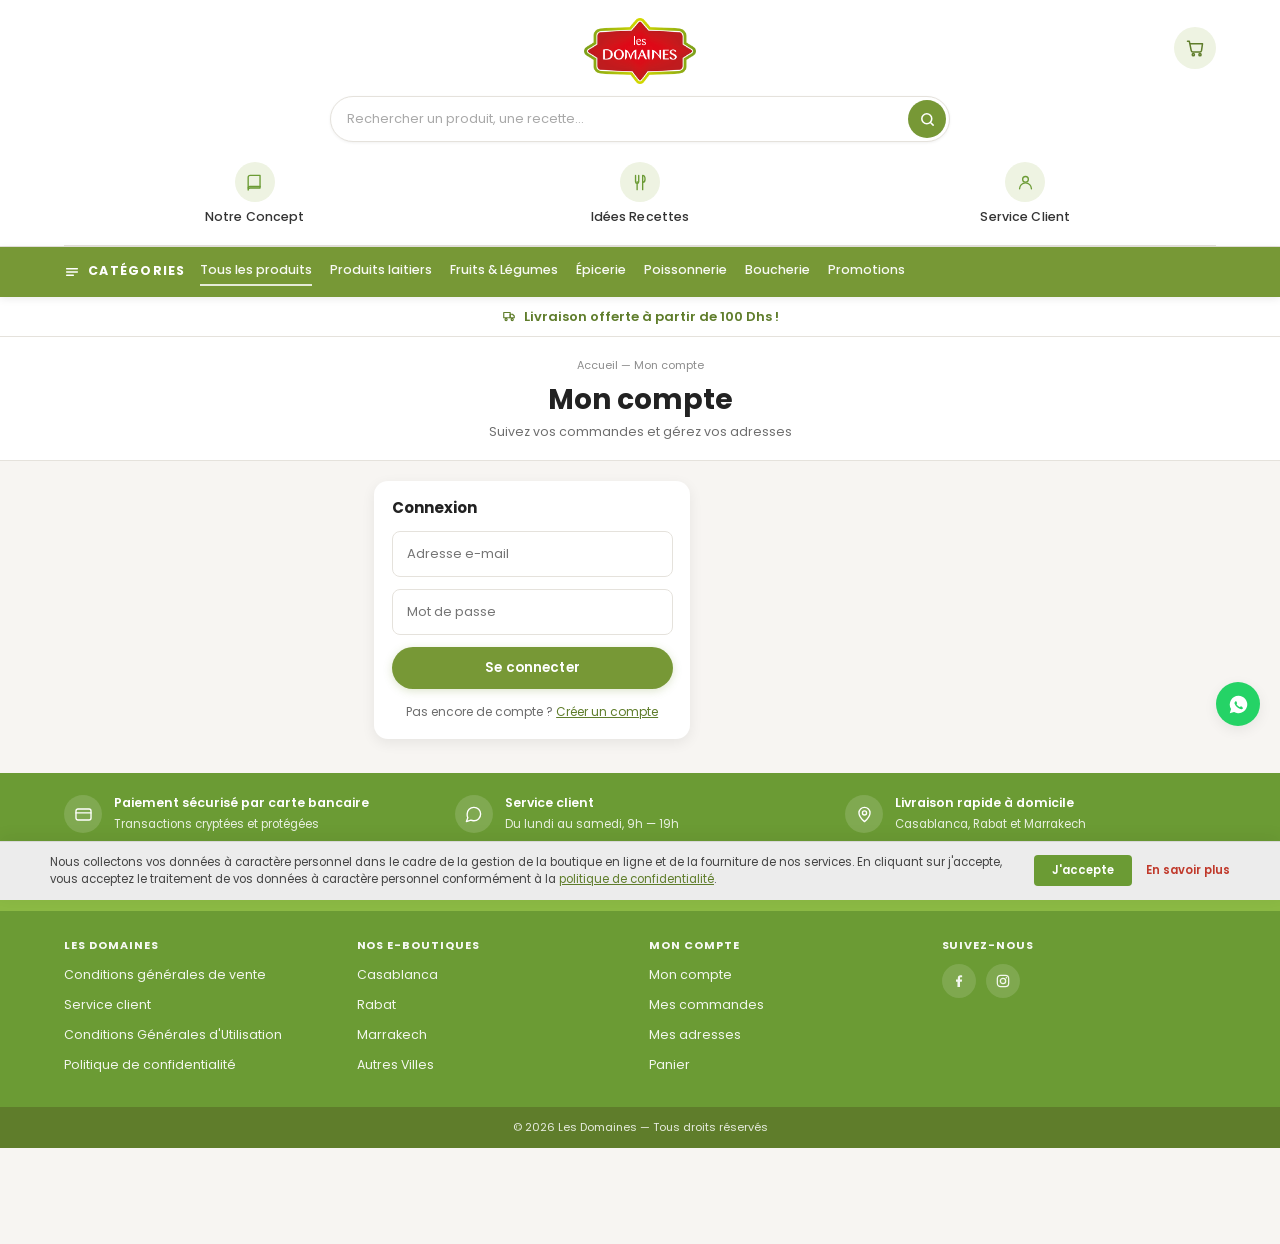
<file: compte.html>
<!DOCTYPE html>
<html lang="fr">
<head>
<meta charset="UTF-8">
<meta name="viewport" content="width=device-width, initial-scale=1">
<title>Mon compte — Les Domaines</title>
<meta name="description" content="Connectez-vous à votre compte Les Domaines pour suivre vos commandes.">
<link rel="canonical" href="https://boutiquelesdomaines.ma/compte.html">
<meta property="og:type" content="website">
<meta property="og:site_name" content="Les Domaines">
<meta property="og:title" content="Mon compte — Les Domaines">
<meta property="og:description" content="Connectez-vous à votre compte Les Domaines pour suivre vos commandes.">
<meta property="og:image" content="https://boutiquelesdomaines.ma/assets/img/avocat.png">
<meta property="og:url" content="https://boutiquelesdomaines.ma/compte.html">
<meta name="twitter:card" content="summary_large_image">
<meta name="theme-color" content="#779836">
<link rel="icon" href="assets/favicon.svg" type="image/svg+xml">
<link rel="manifest" href="manifest.webmanifest">
<link rel="preconnect" href="https://fonts.googleapis.com">
<link rel="preconnect" href="https://fonts.gstatic.com" crossorigin>
<link href="https://fonts.googleapis.com/css2?family=Poppins:wght@400;500;600;700;800&display=swap" rel="stylesheet">
<link rel="stylesheet" href="assets/css/styles.css">
</head>
<body>

<a class="skip-link" href="#main">Aller au contenu</a>

<header class="site-header">
  <div class="wrap">
    <div class="logo-row">
      <a class="logo" href="index.html" aria-label="Les Domaines — accueil">
        <img src="assets/img/logo-les-domaines.png" alt="Les Domaines" width="371" height="220">
      </a>

      <a class="cart-btn" href="panier.html" aria-label="Mon panier">
        <svg viewBox="0 0 24 24" fill="none" stroke="currentColor" stroke-width="1.8" stroke-linecap="round" stroke-linejoin="round" aria-hidden="true">
          <path d="M3 4h2.2l2.3 11.2a2 2 0 0 0 2 1.6h8.3a2 2 0 0 0 2-1.6L21 7H6"/>
          <circle cx="10" cy="20" r="1.3"/><circle cx="18" cy="20" r="1.3"/>
        </svg>
        <span class="cart-count" data-cart-count style="display:none">0</span>
      </a>
    </div>

    <div class="search-row">
      <form class="search" role="search">
        <label class="visually-hidden" for="q">Rechercher un produit</label>
        <input id="q" type="search" placeholder="Rechercher un produit, une recette…" autocomplete="off">
        <button type="submit" aria-label="Rechercher">
          <svg viewBox="0 0 24 24" fill="none" stroke="currentColor" stroke-width="2.2" stroke-linecap="round">
            <circle cx="11" cy="11" r="7"/><path d="m20 20-3.4-3.4"/>
          </svg>
        </button>
      </form>
    </div>

    <nav class="utility" aria-label="Accès rapides">
      <a class="util" href="notre-concept.html">
        <span class="util-ico">
          <svg viewBox="0 0 24 24" fill="none" stroke="currentColor" stroke-width="1.7" stroke-linecap="round" stroke-linejoin="round">
            <path d="M4 5.5A2.5 2.5 0 0 1 6.5 3H19v16H6.5A2.5 2.5 0 0 0 4 21.5Z"/>
            <path d="M4 19a2 2 0 0 1 2-2h13"/>
          </svg>
        </span>
        <span>Notre Concept</span>
      </a>
      <a class="util" href="recettes.html">
        <span class="util-ico">
          <svg viewBox="0 0 24 24" fill="none" stroke="currentColor" stroke-width="1.7" stroke-linecap="round" stroke-linejoin="round">
            <path d="M7 3v8a2 2 0 0 0 4 0V3"/><path d="M9 11v10"/>
            <path d="M16 21V3c2 0 3 2 3 5s-1 4-3 4"/>
          </svg>
        </span>
        <span>Idées Recettes</span>
      </a>
      <a class="util" href="service-client.html">
        <span class="util-ico">
          <svg viewBox="0 0 24 24" fill="none" stroke="currentColor" stroke-width="1.7" stroke-linecap="round" stroke-linejoin="round">
            <circle cx="12" cy="8" r="3.6"/><path d="M4.5 20a7.5 7.5 0 0 1 15 0"/>
          </svg>
        </span>
        <span>Service Client</span>
      </a>
    </nav>
  </div>
</header>

<div class="catbar">
  <div class="wrap">
    <div class="catbar-inner">
      <span class="catbar-title">
        <svg viewBox="0 0 24 24" fill="none" stroke="currentColor" stroke-width="2.2" stroke-linecap="round">
          <path d="M4 7h16M4 12h16M4 17h10"/>
        </svg>
        Catégories
      </span>
      <nav class="catbar-links" aria-label="Catégories">
        <a href="categorie.html" class="is-active">Tous les produits</a>
        <a href="categorie.html?cat=laitiers">Produits laitiers</a>
        <a href="categorie.html?cat=fruits-legumes">Fruits & Légumes</a>
        <a href="categorie.html?cat=epicerie">Épicerie</a>
        <a href="categorie.html?cat=poissonnerie">Poissonnerie</a>
        <a href="categorie.html?cat=boucherie">Boucherie</a>
        <a href="categorie.html?cat=promotions">Promotions</a>
      </nav>
    </div>
  </div>
</div>

<div class="announce">
  <p>
    <svg viewBox="0 0 24 24" fill="none" stroke="currentColor" stroke-width="2" stroke-linecap="round" stroke-linejoin="round" aria-hidden="true">
      <path d="M3 6h11v9H3z"/><path d="M14 9h4l3 3v3h-7z"/><circle cx="7" cy="18" r="1.8"/><circle cx="17.5" cy="18" r="1.8"/>
    </svg>
    Livraison offerte à partir de 100 Dhs !
  </p>
</div>

<main id="main">
<div class="page-head">
  <div class="wrap">
    <div class="breadcrumb"><a href="index.html">Accueil</a> — Mon compte</div>
    <h1>Mon compte</h1>
    <p>Suivez vos commandes et gérez vos adresses</p>
  </div>
</div>

<main>
  <div class="wrap" style="max-width:560px">
    <div class="cart-layout">
      <div class="cart-list" style="padding:18px">
        <h2 style="font-size:15px;margin-bottom:14px">Connexion</h2>
        <form onsubmit="return false;" style="display:grid;gap:12px">
          <input placeholder="Adresse e-mail" aria-label="E-mail" style="border-radius:8px;padding:12px 14px;font-family:inherit;font-size:13px;border:1px solid var(--line)">
          <input type="password" placeholder="Mot de passe" aria-label="Mot de passe" style="border-radius:8px;padding:12px 14px;font-family:inherit;font-size:13px;border:1px solid var(--line)">
          <button class="btn btn--block" type="button">Se connecter</button>
        </form>
        <p style="font-size:12px;color:var(--muted);text-align:center;margin:14px 0 0">Pas encore de compte ? <a href="#" style="color:var(--olive-darker);text-decoration:underline">Créer un compte</a></p>
      </div>
    </div>
  </div>
</main>

</main>

</main>

<footer class="site-footer">
  <div class="footer-top">
    <div class="wrap">
      <div class="footer-top-grid">
        <div class="f-top-item">
          <span class="f-top-ico">
            <svg viewBox="0 0 24 24" fill="none" stroke="currentColor" stroke-width="1.7" stroke-linecap="round" stroke-linejoin="round">
              <rect x="2.5" y="5" width="19" height="14" rx="2.5"/><path d="M2.5 10h19"/>
            </svg>
          </span>
          <div>
            <h3>Paiement sécurisé par carte bancaire</h3>
            <p>Transactions cryptées et protégées</p>
            <div class="pay-icons" aria-label="Visa et Mastercard"><span>VISA</span><span>MC</span></div>
          </div>
        </div>
        <div class="f-top-item">
          <span class="f-top-ico">
            <svg viewBox="0 0 24 24" fill="none" stroke="currentColor" stroke-width="1.7" stroke-linecap="round" stroke-linejoin="round">
              <path d="M21 11.5a8.4 8.4 0 0 1-9 8.4 9 9 0 0 1-3.4-.7L3 21l1.8-5A8.3 8.3 0 0 1 4 11.5 8.4 8.4 0 0 1 12.5 3 8.4 8.4 0 0 1 21 11.5Z"/>
            </svg>
          </span>
          <div>
            <h3>Service client</h3>
            <p>Du lundi au samedi, 9h — 19h</p>
            <a class="f-wa" href="https://wa.me/212664428240" target="_blank" rel="noopener">
              <svg viewBox="0 0 24 24" fill="currentColor" aria-hidden="true">
                <path d="M12 2a10 10 0 0 0-8.5 15.2L2 22l4.9-1.4A10 10 0 1 0 12 2Zm5.3 14.1c-.2.6-1.2 1.2-1.7 1.2-.5.1-1 .1-1.6-.1a11 11 0 0 1-4.4-2.8 9.6 9.6 0 0 1-2-3.2c-.3-.8-.2-1.6.3-2.2.2-.3.5-.5.7-.6h.6c.2 0 .4 0 .5.4l.7 1.6c0 .2 0 .3-.1.5l-.4.5c-.1.2-.2.3 0 .5a8.4 8.4 0 0 0 3.4 3c.2.1.4.1.5 0l.6-.7c.2-.2.3-.2.5-.1l1.5.7c.2.1.4.2.4.3v.4a2 2 0 0 1-.5.6Z"/>
              </svg>
              Message WhatsApp
            </a>
          </div>
        </div>
        <div class="f-top-item">
          <span class="f-top-ico">
            <svg viewBox="0 0 24 24" fill="none" stroke="currentColor" stroke-width="1.7" stroke-linecap="round" stroke-linejoin="round">
              <path d="M12 21s7-6.1 7-11a7 7 0 1 0-14 0c0 4.9 7 11 7 11Z"/><circle cx="12" cy="10" r="2.6"/>
            </svg>
          </span>
          <div>
            <h3>Livraison rapide à domicile</h3>
            <p>Casablanca, Rabat et Marrakech</p>
          </div>
        </div>
      </div>
    </div>
  </div>

  <div class="footer-band" aria-hidden="true"></div>

  <div class="footer-main">
    <div class="wrap">
      <div class="footer-cols">
        <div class="f-col">
          <h4>Les Domaines</h4>
          <ul>
            <li><a href="cgv.html">Conditions générales de vente</a></li>
            <li><a href="service-client.html">Service client</a></li>
            <li><a href="cgu.html">Conditions Générales d'Utilisation</a></li>
            <li><a href="confidentialite.html">Politique de confidentialité</a></li>
          </ul>
        </div>
        <div class="f-col">
          <h4>Nos e-boutiques</h4>
          <ul>
            <li><a href="categorie.html">Casablanca</a></li>
            <li><a href="categorie.html">Rabat</a></li>
            <li><a href="categorie.html">Marrakech</a></li>
            <li><a href="categorie.html">Autres Villes</a></li>
          </ul>
        </div>
        <div class="f-col">
          <h4>Mon Compte</h4>
          <ul>
            <li><a href="compte.html">Mon compte</a></li>
            <li><a href="compte.html">Mes commandes</a></li>
            <li><a href="compte.html">Mes adresses</a></li>
            <li><a href="panier.html">Panier</a></li>
          </ul>
        </div>
        <div class="f-col">
          <h4>Suivez-nous</h4>
          <div class="socials">
            <a href="https://facebook.com" target="_blank" rel="noopener" aria-label="Facebook">
              <svg viewBox="0 0 24 24" fill="currentColor" aria-hidden="true">
                <path d="M13.5 21v-8h2.7l.4-3.1h-3.1V7.9c0-.9.3-1.5 1.6-1.5h1.6V3.6c-.3 0-1.3-.1-2.4-.1-2.4 0-4.1 1.5-4.1 4.2v2.2H7.5V13h2.2v8Z"/>
              </svg>
            </a>
            <a href="https://instagram.com" target="_blank" rel="noopener" aria-label="Instagram">
              <svg viewBox="0 0 24 24" fill="none" stroke="currentColor" stroke-width="1.9" stroke-linecap="round">
                <rect x="3.5" y="3.5" width="17" height="17" rx="5"/><circle cx="12" cy="12" r="4"/><circle cx="17" cy="7" r="1.1" fill="currentColor" stroke="none"/>
              </svg>
            </a>
          </div>
        </div>
      </div>
    </div>
  </div>

  <div class="footer-bottom">
    <div class="wrap">© 2026 Les Domaines — Tous droits réservés</div>
  </div>
</footer>

<div class="fab-stack">
  <a class="fab fab--wa" href="https://wa.me/212664428240" target="_blank" rel="noopener" aria-label="Nous écrire sur WhatsApp">
    <svg viewBox="0 0 24 24" fill="currentColor" aria-hidden="true">
      <path d="M12 2a10 10 0 0 0-8.5 15.2L2 22l4.9-1.4A10 10 0 1 0 12 2Zm5.3 14.1c-.2.6-1.2 1.2-1.7 1.2-.5.1-1 .1-1.6-.1a11 11 0 0 1-4.4-2.8 9.6 9.6 0 0 1-2-3.2c-.3-.8-.2-1.6.3-2.2.2-.3.5-.5.7-.6h.6c.2 0 .4 0 .5.4l.7 1.6c0 .2 0 .3-.1.5l-.4.5c-.1.2-.2.3 0 .5a8.4 8.4 0 0 0 3.4 3c.2.1.4.1.5 0l.6-.7c.2-.2.3-.2.5-.1l1.5.7c.2.1.4.2.4.3v.4a2 2 0 0 1-.5.6Z"/>
    </svg>
  </a>
  <button class="fab fab--top" id="back-to-top" type="button" aria-label="Remonter en haut">
    <svg viewBox="0 0 24 24" fill="none" stroke="currentColor" stroke-width="2.2" stroke-linecap="round" stroke-linejoin="round">
      <path d="M12 19V5"/><path d="m5 12 7-7 7 7"/>
    </svg>
  </button>
</div>

<div class="cookie" id="cookie" role="region" aria-label="Consentement aux cookies">
  <div class="cookie-inner">
    <p>Nous collectons vos données à caractère personnel dans le cadre de la gestion de la boutique en ligne et de la fourniture de nos services. En cliquant sur j'accepte, vous acceptez le traitement de vos données à caractère personnel conformément à la <a href="confidentialite.html">politique de confidentialité</a>.</p>
    <div class="cookie-actions">
      <button class="cookie-accept" type="button" data-cookie-accept>J'accepte</button>
      <a class="cookie-more" href="confidentialite.html">En savoir plus</a>
    </div>
  </div>
</div>

<div class="toast" id="toast" role="status" aria-live="polite"></div>

<script src="assets/data/products.js"></script>
<script src="assets/js/main.js"></script>
</body>
</html>
</file>
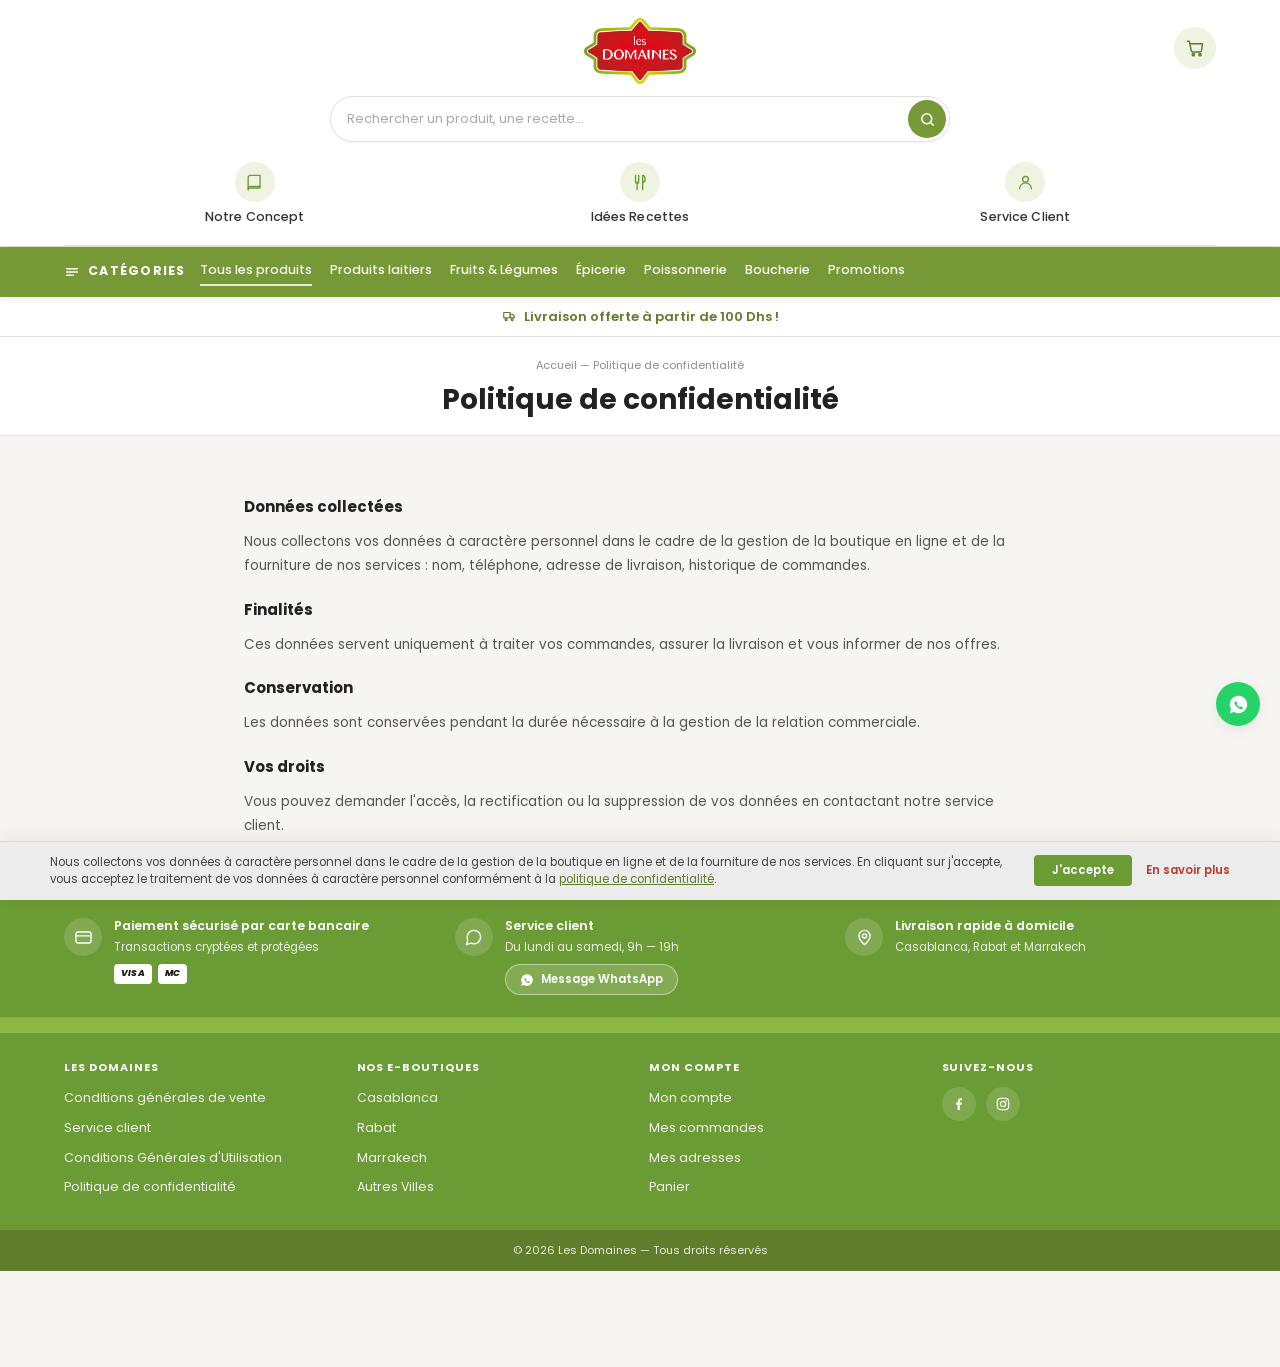
<file: confidentialite.html>
<!DOCTYPE html>
<html lang="fr">
<head>
<meta charset="UTF-8">
<meta name="viewport" content="width=device-width, initial-scale=1">
<title>Politique de confidentialité — Les Domaines</title>
<meta name="description" content="Politique de confidentialité et protection des données Les Domaines.">
<link rel="canonical" href="https://boutiquelesdomaines.ma/confidentialite.html">
<meta property="og:type" content="website">
<meta property="og:site_name" content="Les Domaines">
<meta property="og:title" content="Politique de confidentialité — Les Domaines">
<meta property="og:description" content="Politique de confidentialité et protection des données Les Domaines.">
<meta property="og:image" content="https://boutiquelesdomaines.ma/assets/img/avocat.png">
<meta property="og:url" content="https://boutiquelesdomaines.ma/confidentialite.html">
<meta name="twitter:card" content="summary_large_image">
<meta name="theme-color" content="#779836">
<link rel="icon" href="assets/favicon.svg" type="image/svg+xml">
<link rel="manifest" href="manifest.webmanifest">
<link rel="preconnect" href="https://fonts.googleapis.com">
<link rel="preconnect" href="https://fonts.gstatic.com" crossorigin>
<link href="https://fonts.googleapis.com/css2?family=Poppins:wght@400;500;600;700;800&display=swap" rel="stylesheet">
<link rel="stylesheet" href="assets/css/styles.css">
</head>
<body>

<a class="skip-link" href="#main">Aller au contenu</a>

<header class="site-header">
  <div class="wrap">
    <div class="logo-row">
      <a class="logo" href="index.html" aria-label="Les Domaines — accueil">
        <img src="assets/img/logo-les-domaines.png" alt="Les Domaines" width="371" height="220">
      </a>

      <a class="cart-btn" href="panier.html" aria-label="Mon panier">
        <svg viewBox="0 0 24 24" fill="none" stroke="currentColor" stroke-width="1.8" stroke-linecap="round" stroke-linejoin="round" aria-hidden="true">
          <path d="M3 4h2.2l2.3 11.2a2 2 0 0 0 2 1.6h8.3a2 2 0 0 0 2-1.6L21 7H6"/>
          <circle cx="10" cy="20" r="1.3"/><circle cx="18" cy="20" r="1.3"/>
        </svg>
        <span class="cart-count" data-cart-count style="display:none">0</span>
      </a>
    </div>

    <div class="search-row">
      <form class="search" role="search">
        <label class="visually-hidden" for="q">Rechercher un produit</label>
        <input id="q" type="search" placeholder="Rechercher un produit, une recette…" autocomplete="off">
        <button type="submit" aria-label="Rechercher">
          <svg viewBox="0 0 24 24" fill="none" stroke="currentColor" stroke-width="2.2" stroke-linecap="round">
            <circle cx="11" cy="11" r="7"/><path d="m20 20-3.4-3.4"/>
          </svg>
        </button>
      </form>
    </div>

    <nav class="utility" aria-label="Accès rapides">
      <a class="util" href="notre-concept.html">
        <span class="util-ico">
          <svg viewBox="0 0 24 24" fill="none" stroke="currentColor" stroke-width="1.7" stroke-linecap="round" stroke-linejoin="round">
            <path d="M4 5.5A2.5 2.5 0 0 1 6.5 3H19v16H6.5A2.5 2.5 0 0 0 4 21.5Z"/>
            <path d="M4 19a2 2 0 0 1 2-2h13"/>
          </svg>
        </span>
        <span>Notre Concept</span>
      </a>
      <a class="util" href="recettes.html">
        <span class="util-ico">
          <svg viewBox="0 0 24 24" fill="none" stroke="currentColor" stroke-width="1.7" stroke-linecap="round" stroke-linejoin="round">
            <path d="M7 3v8a2 2 0 0 0 4 0V3"/><path d="M9 11v10"/>
            <path d="M16 21V3c2 0 3 2 3 5s-1 4-3 4"/>
          </svg>
        </span>
        <span>Idées Recettes</span>
      </a>
      <a class="util" href="service-client.html">
        <span class="util-ico">
          <svg viewBox="0 0 24 24" fill="none" stroke="currentColor" stroke-width="1.7" stroke-linecap="round" stroke-linejoin="round">
            <circle cx="12" cy="8" r="3.6"/><path d="M4.5 20a7.5 7.5 0 0 1 15 0"/>
          </svg>
        </span>
        <span>Service Client</span>
      </a>
    </nav>
  </div>
</header>

<div class="catbar">
  <div class="wrap">
    <div class="catbar-inner">
      <span class="catbar-title">
        <svg viewBox="0 0 24 24" fill="none" stroke="currentColor" stroke-width="2.2" stroke-linecap="round">
          <path d="M4 7h16M4 12h16M4 17h10"/>
        </svg>
        Catégories
      </span>
      <nav class="catbar-links" aria-label="Catégories">
        <a href="categorie.html" class="is-active">Tous les produits</a>
        <a href="categorie.html?cat=laitiers">Produits laitiers</a>
        <a href="categorie.html?cat=fruits-legumes">Fruits & Légumes</a>
        <a href="categorie.html?cat=epicerie">Épicerie</a>
        <a href="categorie.html?cat=poissonnerie">Poissonnerie</a>
        <a href="categorie.html?cat=boucherie">Boucherie</a>
        <a href="categorie.html?cat=promotions">Promotions</a>
      </nav>
    </div>
  </div>
</div>

<div class="announce">
  <p>
    <svg viewBox="0 0 24 24" fill="none" stroke="currentColor" stroke-width="2" stroke-linecap="round" stroke-linejoin="round" aria-hidden="true">
      <path d="M3 6h11v9H3z"/><path d="M14 9h4l3 3v3h-7z"/><circle cx="7" cy="18" r="1.8"/><circle cx="17.5" cy="18" r="1.8"/>
    </svg>
    Livraison offerte à partir de 100 Dhs !
  </p>
</div>

<main id="main">
<div class="page-head">
  <div class="wrap">
    <div class="breadcrumb"><a href="index.html">Accueil</a> — Politique de confidentialité</div>
    <h1>Politique de confidentialité</h1>
  </div>
</div>

<main>
  <div class="wrap" style="max-width:820px">
    <section class="section">
      <h2 style="font-size:15px;margin:22px 0 8px">Données collectées</h2><p style="color:#555;line-height:1.8;font-size:13.5px">Nous collectons vos données à caractère personnel dans le cadre de la gestion de la boutique en ligne et de la fourniture de nos services : nom, téléphone, adresse de livraison, historique de commandes.</p>
<h2 style="font-size:15px;margin:22px 0 8px">Finalités</h2><p style="color:#555;line-height:1.8;font-size:13.5px">Ces données servent uniquement à traiter vos commandes, assurer la livraison et vous informer de nos offres.</p>
<h2 style="font-size:15px;margin:22px 0 8px">Conservation</h2><p style="color:#555;line-height:1.8;font-size:13.5px">Les données sont conservées pendant la durée nécessaire à la gestion de la relation commerciale.</p>
<h2 style="font-size:15px;margin:22px 0 8px">Vos droits</h2><p style="color:#555;line-height:1.8;font-size:13.5px">Vous pouvez demander l'accès, la rectification ou la suppression de vos données en contactant notre service client.</p>
    </section>
  </div>
</main>

</main>

</main>

<footer class="site-footer">
  <div class="footer-top">
    <div class="wrap">
      <div class="footer-top-grid">
        <div class="f-top-item">
          <span class="f-top-ico">
            <svg viewBox="0 0 24 24" fill="none" stroke="currentColor" stroke-width="1.7" stroke-linecap="round" stroke-linejoin="round">
              <rect x="2.5" y="5" width="19" height="14" rx="2.5"/><path d="M2.5 10h19"/>
            </svg>
          </span>
          <div>
            <h3>Paiement sécurisé par carte bancaire</h3>
            <p>Transactions cryptées et protégées</p>
            <div class="pay-icons" aria-label="Visa et Mastercard"><span>VISA</span><span>MC</span></div>
          </div>
        </div>
        <div class="f-top-item">
          <span class="f-top-ico">
            <svg viewBox="0 0 24 24" fill="none" stroke="currentColor" stroke-width="1.7" stroke-linecap="round" stroke-linejoin="round">
              <path d="M21 11.5a8.4 8.4 0 0 1-9 8.4 9 9 0 0 1-3.4-.7L3 21l1.8-5A8.3 8.3 0 0 1 4 11.5 8.4 8.4 0 0 1 12.5 3 8.4 8.4 0 0 1 21 11.5Z"/>
            </svg>
          </span>
          <div>
            <h3>Service client</h3>
            <p>Du lundi au samedi, 9h — 19h</p>
            <a class="f-wa" href="https://wa.me/212664428240" target="_blank" rel="noopener">
              <svg viewBox="0 0 24 24" fill="currentColor" aria-hidden="true">
                <path d="M12 2a10 10 0 0 0-8.5 15.2L2 22l4.9-1.4A10 10 0 1 0 12 2Zm5.3 14.1c-.2.6-1.2 1.2-1.7 1.2-.5.1-1 .1-1.6-.1a11 11 0 0 1-4.4-2.8 9.6 9.6 0 0 1-2-3.2c-.3-.8-.2-1.6.3-2.2.2-.3.5-.5.7-.6h.6c.2 0 .4 0 .5.4l.7 1.6c0 .2 0 .3-.1.5l-.4.5c-.1.2-.2.3 0 .5a8.4 8.4 0 0 0 3.4 3c.2.1.4.1.5 0l.6-.7c.2-.2.3-.2.5-.1l1.5.7c.2.1.4.2.4.3v.4a2 2 0 0 1-.5.6Z"/>
              </svg>
              Message WhatsApp
            </a>
          </div>
        </div>
        <div class="f-top-item">
          <span class="f-top-ico">
            <svg viewBox="0 0 24 24" fill="none" stroke="currentColor" stroke-width="1.7" stroke-linecap="round" stroke-linejoin="round">
              <path d="M12 21s7-6.1 7-11a7 7 0 1 0-14 0c0 4.9 7 11 7 11Z"/><circle cx="12" cy="10" r="2.6"/>
            </svg>
          </span>
          <div>
            <h3>Livraison rapide à domicile</h3>
            <p>Casablanca, Rabat et Marrakech</p>
          </div>
        </div>
      </div>
    </div>
  </div>

  <div class="footer-band" aria-hidden="true"></div>

  <div class="footer-main">
    <div class="wrap">
      <div class="footer-cols">
        <div class="f-col">
          <h4>Les Domaines</h4>
          <ul>
            <li><a href="cgv.html">Conditions générales de vente</a></li>
            <li><a href="service-client.html">Service client</a></li>
            <li><a href="cgu.html">Conditions Générales d'Utilisation</a></li>
            <li><a href="confidentialite.html">Politique de confidentialité</a></li>
          </ul>
        </div>
        <div class="f-col">
          <h4>Nos e-boutiques</h4>
          <ul>
            <li><a href="categorie.html">Casablanca</a></li>
            <li><a href="categorie.html">Rabat</a></li>
            <li><a href="categorie.html">Marrakech</a></li>
            <li><a href="categorie.html">Autres Villes</a></li>
          </ul>
        </div>
        <div class="f-col">
          <h4>Mon Compte</h4>
          <ul>
            <li><a href="compte.html">Mon compte</a></li>
            <li><a href="compte.html">Mes commandes</a></li>
            <li><a href="compte.html">Mes adresses</a></li>
            <li><a href="panier.html">Panier</a></li>
          </ul>
        </div>
        <div class="f-col">
          <h4>Suivez-nous</h4>
          <div class="socials">
            <a href="https://facebook.com" target="_blank" rel="noopener" aria-label="Facebook">
              <svg viewBox="0 0 24 24" fill="currentColor" aria-hidden="true">
                <path d="M13.5 21v-8h2.7l.4-3.1h-3.1V7.9c0-.9.3-1.5 1.6-1.5h1.6V3.6c-.3 0-1.3-.1-2.4-.1-2.4 0-4.1 1.5-4.1 4.2v2.2H7.5V13h2.2v8Z"/>
              </svg>
            </a>
            <a href="https://instagram.com" target="_blank" rel="noopener" aria-label="Instagram">
              <svg viewBox="0 0 24 24" fill="none" stroke="currentColor" stroke-width="1.9" stroke-linecap="round">
                <rect x="3.5" y="3.5" width="17" height="17" rx="5"/><circle cx="12" cy="12" r="4"/><circle cx="17" cy="7" r="1.1" fill="currentColor" stroke="none"/>
              </svg>
            </a>
          </div>
        </div>
      </div>
    </div>
  </div>

  <div class="footer-bottom">
    <div class="wrap">© 2026 Les Domaines — Tous droits réservés</div>
  </div>
</footer>

<div class="fab-stack">
  <a class="fab fab--wa" href="https://wa.me/212664428240" target="_blank" rel="noopener" aria-label="Nous écrire sur WhatsApp">
    <svg viewBox="0 0 24 24" fill="currentColor" aria-hidden="true">
      <path d="M12 2a10 10 0 0 0-8.5 15.2L2 22l4.9-1.4A10 10 0 1 0 12 2Zm5.3 14.1c-.2.6-1.2 1.2-1.7 1.2-.5.1-1 .1-1.6-.1a11 11 0 0 1-4.4-2.8 9.6 9.6 0 0 1-2-3.2c-.3-.8-.2-1.6.3-2.2.2-.3.5-.5.7-.6h.6c.2 0 .4 0 .5.4l.7 1.6c0 .2 0 .3-.1.5l-.4.5c-.1.2-.2.3 0 .5a8.4 8.4 0 0 0 3.4 3c.2.1.4.1.5 0l.6-.7c.2-.2.3-.2.5-.1l1.5.7c.2.1.4.2.4.3v.4a2 2 0 0 1-.5.6Z"/>
    </svg>
  </a>
  <button class="fab fab--top" id="back-to-top" type="button" aria-label="Remonter en haut">
    <svg viewBox="0 0 24 24" fill="none" stroke="currentColor" stroke-width="2.2" stroke-linecap="round" stroke-linejoin="round">
      <path d="M12 19V5"/><path d="m5 12 7-7 7 7"/>
    </svg>
  </button>
</div>

<div class="cookie" id="cookie" role="region" aria-label="Consentement aux cookies">
  <div class="cookie-inner">
    <p>Nous collectons vos données à caractère personnel dans le cadre de la gestion de la boutique en ligne et de la fourniture de nos services. En cliquant sur j'accepte, vous acceptez le traitement de vos données à caractère personnel conformément à la <a href="confidentialite.html">politique de confidentialité</a>.</p>
    <div class="cookie-actions">
      <button class="cookie-accept" type="button" data-cookie-accept>J'accepte</button>
      <a class="cookie-more" href="confidentialite.html">En savoir plus</a>
    </div>
  </div>
</div>

<div class="toast" id="toast" role="status" aria-live="polite"></div>

<script src="assets/data/products.js"></script>
<script src="assets/js/main.js"></script>
</body>
</html>
</file>
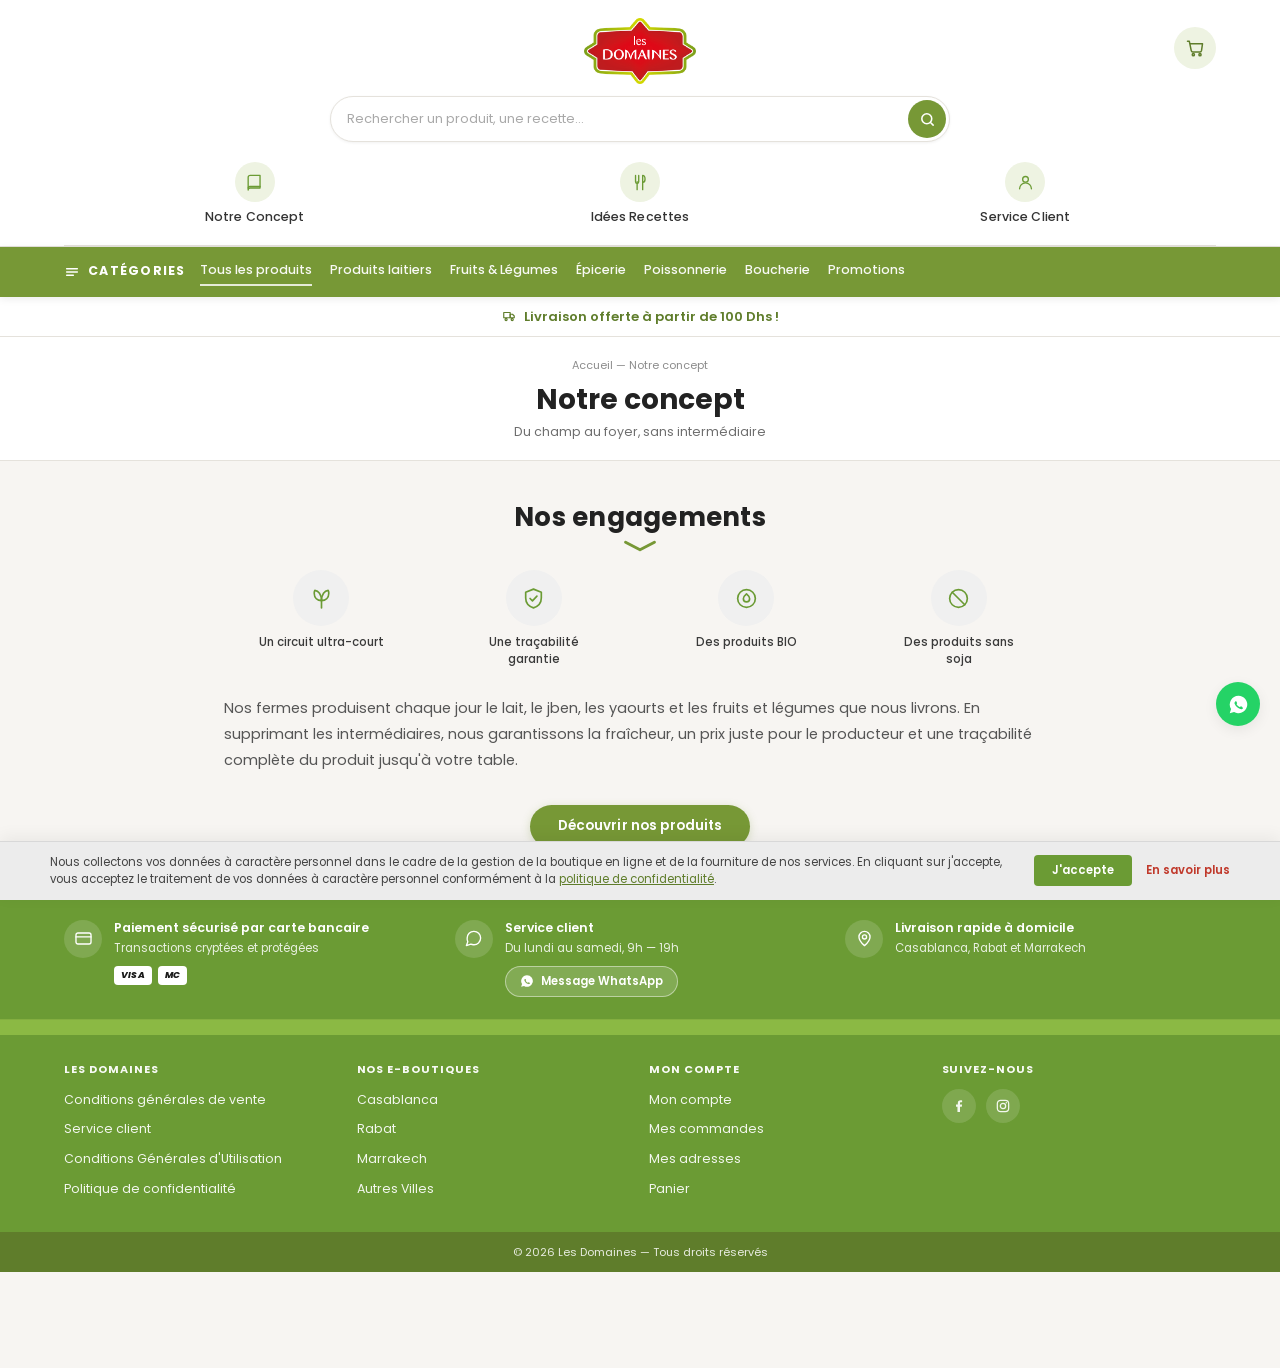
<file: notre-concept.html>
<!DOCTYPE html>
<html lang="fr">
<head>
<meta charset="UTF-8">
<meta name="viewport" content="width=device-width, initial-scale=1">
<title>Notre concept — Les Domaines</title>
<meta name="description" content="Du champ au foyer : découvrez le concept et les engagements des Domaines.">
<link rel="canonical" href="https://boutiquelesdomaines.ma/notre-concept.html">
<meta property="og:type" content="website">
<meta property="og:site_name" content="Les Domaines">
<meta property="og:title" content="Notre concept — Les Domaines">
<meta property="og:description" content="Du champ au foyer : découvrez le concept et les engagements des Domaines.">
<meta property="og:image" content="https://boutiquelesdomaines.ma/assets/img/avocat.png">
<meta property="og:url" content="https://boutiquelesdomaines.ma/notre-concept.html">
<meta name="twitter:card" content="summary_large_image">
<meta name="theme-color" content="#779836">
<link rel="icon" href="assets/favicon.svg" type="image/svg+xml">
<link rel="manifest" href="manifest.webmanifest">
<link rel="preconnect" href="https://fonts.googleapis.com">
<link rel="preconnect" href="https://fonts.gstatic.com" crossorigin>
<link href="https://fonts.googleapis.com/css2?family=Poppins:wght@400;500;600;700;800&display=swap" rel="stylesheet">
<link rel="stylesheet" href="assets/css/styles.css">
</head>
<body>

<a class="skip-link" href="#main">Aller au contenu</a>

<header class="site-header">
  <div class="wrap">
    <div class="logo-row">
      <a class="logo" href="index.html" aria-label="Les Domaines — accueil">
        <img src="assets/img/logo-les-domaines.png" alt="Les Domaines" width="371" height="220">
      </a>

      <a class="cart-btn" href="panier.html" aria-label="Mon panier">
        <svg viewBox="0 0 24 24" fill="none" stroke="currentColor" stroke-width="1.8" stroke-linecap="round" stroke-linejoin="round" aria-hidden="true">
          <path d="M3 4h2.2l2.3 11.2a2 2 0 0 0 2 1.6h8.3a2 2 0 0 0 2-1.6L21 7H6"/>
          <circle cx="10" cy="20" r="1.3"/><circle cx="18" cy="20" r="1.3"/>
        </svg>
        <span class="cart-count" data-cart-count style="display:none">0</span>
      </a>
    </div>

    <div class="search-row">
      <form class="search" role="search">
        <label class="visually-hidden" for="q">Rechercher un produit</label>
        <input id="q" type="search" placeholder="Rechercher un produit, une recette…" autocomplete="off">
        <button type="submit" aria-label="Rechercher">
          <svg viewBox="0 0 24 24" fill="none" stroke="currentColor" stroke-width="2.2" stroke-linecap="round">
            <circle cx="11" cy="11" r="7"/><path d="m20 20-3.4-3.4"/>
          </svg>
        </button>
      </form>
    </div>

    <nav class="utility" aria-label="Accès rapides">
      <a class="util" href="notre-concept.html">
        <span class="util-ico">
          <svg viewBox="0 0 24 24" fill="none" stroke="currentColor" stroke-width="1.7" stroke-linecap="round" stroke-linejoin="round">
            <path d="M4 5.5A2.5 2.5 0 0 1 6.5 3H19v16H6.5A2.5 2.5 0 0 0 4 21.5Z"/>
            <path d="M4 19a2 2 0 0 1 2-2h13"/>
          </svg>
        </span>
        <span>Notre Concept</span>
      </a>
      <a class="util" href="recettes.html">
        <span class="util-ico">
          <svg viewBox="0 0 24 24" fill="none" stroke="currentColor" stroke-width="1.7" stroke-linecap="round" stroke-linejoin="round">
            <path d="M7 3v8a2 2 0 0 0 4 0V3"/><path d="M9 11v10"/>
            <path d="M16 21V3c2 0 3 2 3 5s-1 4-3 4"/>
          </svg>
        </span>
        <span>Idées Recettes</span>
      </a>
      <a class="util" href="service-client.html">
        <span class="util-ico">
          <svg viewBox="0 0 24 24" fill="none" stroke="currentColor" stroke-width="1.7" stroke-linecap="round" stroke-linejoin="round">
            <circle cx="12" cy="8" r="3.6"/><path d="M4.5 20a7.5 7.5 0 0 1 15 0"/>
          </svg>
        </span>
        <span>Service Client</span>
      </a>
    </nav>
  </div>
</header>

<div class="catbar">
  <div class="wrap">
    <div class="catbar-inner">
      <span class="catbar-title">
        <svg viewBox="0 0 24 24" fill="none" stroke="currentColor" stroke-width="2.2" stroke-linecap="round">
          <path d="M4 7h16M4 12h16M4 17h10"/>
        </svg>
        Catégories
      </span>
      <nav class="catbar-links" aria-label="Catégories">
        <a href="categorie.html" class="is-active">Tous les produits</a>
        <a href="categorie.html?cat=laitiers">Produits laitiers</a>
        <a href="categorie.html?cat=fruits-legumes">Fruits & Légumes</a>
        <a href="categorie.html?cat=epicerie">Épicerie</a>
        <a href="categorie.html?cat=poissonnerie">Poissonnerie</a>
        <a href="categorie.html?cat=boucherie">Boucherie</a>
        <a href="categorie.html?cat=promotions">Promotions</a>
      </nav>
    </div>
  </div>
</div>

<div class="announce">
  <p>
    <svg viewBox="0 0 24 24" fill="none" stroke="currentColor" stroke-width="2" stroke-linecap="round" stroke-linejoin="round" aria-hidden="true">
      <path d="M3 6h11v9H3z"/><path d="M14 9h4l3 3v3h-7z"/><circle cx="7" cy="18" r="1.8"/><circle cx="17.5" cy="18" r="1.8"/>
    </svg>
    Livraison offerte à partir de 100 Dhs !
  </p>
</div>

<main id="main">
<div class="page-head">
  <div class="wrap">
    <div class="breadcrumb"><a href="index.html">Accueil</a> — Notre concept</div>
    <h1>Notre concept</h1>
    <p>Du champ au foyer, sans intermédiaire</p>
  </div>
</div>

<main>
  <div class="wrap" style="max-width:860px">
    <section class="section">
      <div class="section-head">
        <h2>Nos engagements</h2>
        <svg class="chevron" viewBox="0 0 40 14" fill="none" stroke="currentColor" stroke-width="3.4" stroke-linecap="round" stroke-linejoin="round" aria-hidden="true"><path d="M3 2.5 20 11.5 37 2.5"/></svg>
      </div>
      <div class="engage-grid">
        <div class="engage"><span class="engage-ico"><svg viewBox="0 0 24 24" fill="none" stroke="currentColor" stroke-width="1.6" stroke-linecap="round" stroke-linejoin="round"><path d="M12 21v-7"/><path d="M12 14c-4 0-7-2.7-7-7 0-1 .2-2 .6-2.8C9 4.6 12 8 12 14Z"/><path d="M12 14c4 0 7-2.7 7-7 0-1-.2-2-.6-2.8C15 4.6 12 8 12 14Z"/></svg></span><p>Un circuit ultra-court</p></div>
        <div class="engage"><span class="engage-ico"><svg viewBox="0 0 24 24" fill="none" stroke="currentColor" stroke-width="1.6" stroke-linecap="round" stroke-linejoin="round"><path d="M12 3 4.5 6v5.5c0 4.4 3 8 7.5 9.5 4.5-1.5 7.5-5.1 7.5-9.5V6Z"/><path d="m8.7 12 2.3 2.3 4.3-4.6"/></svg></span><p>Une traçabilité garantie</p></div>
        <div class="engage"><span class="engage-ico"><svg viewBox="0 0 24 24" fill="none" stroke="currentColor" stroke-width="1.6" stroke-linecap="round" stroke-linejoin="round"><circle cx="12" cy="12" r="8.5"/><path d="M12 7.5c2 1.6 3 3.2 3 4.8a3 3 0 0 1-6 0c0-1.6 1-3.2 3-4.8Z"/></svg></span><p>Des produits BIO</p></div>
        <div class="engage"><span class="engage-ico"><svg viewBox="0 0 24 24" fill="none" stroke="currentColor" stroke-width="1.6" stroke-linecap="round" stroke-linejoin="round"><circle cx="12" cy="12" r="8.5"/><path d="m6 6 12 12"/></svg></span><p>Des produits sans soja</p></div>
      </div>
      <p style="color:#555;line-height:1.8;margin-top:26px">Nos fermes produisent chaque jour le lait, le jben, les yaourts et les fruits et légumes que nous livrons. En supprimant les intermédiaires, nous garantissons la fraîcheur, un prix juste pour le producteur et une traçabilité complète du produit jusqu'à votre table.</p>
      <div class="section-more"><a class="btn" href="categorie.html">Découvrir nos produits</a></div>
    </section>
  </div>
</main>

</main>

</main>

<footer class="site-footer">
  <div class="footer-top">
    <div class="wrap">
      <div class="footer-top-grid">
        <div class="f-top-item">
          <span class="f-top-ico">
            <svg viewBox="0 0 24 24" fill="none" stroke="currentColor" stroke-width="1.7" stroke-linecap="round" stroke-linejoin="round">
              <rect x="2.5" y="5" width="19" height="14" rx="2.5"/><path d="M2.5 10h19"/>
            </svg>
          </span>
          <div>
            <h3>Paiement sécurisé par carte bancaire</h3>
            <p>Transactions cryptées et protégées</p>
            <div class="pay-icons" aria-label="Visa et Mastercard"><span>VISA</span><span>MC</span></div>
          </div>
        </div>
        <div class="f-top-item">
          <span class="f-top-ico">
            <svg viewBox="0 0 24 24" fill="none" stroke="currentColor" stroke-width="1.7" stroke-linecap="round" stroke-linejoin="round">
              <path d="M21 11.5a8.4 8.4 0 0 1-9 8.4 9 9 0 0 1-3.4-.7L3 21l1.8-5A8.3 8.3 0 0 1 4 11.5 8.4 8.4 0 0 1 12.5 3 8.4 8.4 0 0 1 21 11.5Z"/>
            </svg>
          </span>
          <div>
            <h3>Service client</h3>
            <p>Du lundi au samedi, 9h — 19h</p>
            <a class="f-wa" href="https://wa.me/212664428240" target="_blank" rel="noopener">
              <svg viewBox="0 0 24 24" fill="currentColor" aria-hidden="true">
                <path d="M12 2a10 10 0 0 0-8.5 15.2L2 22l4.9-1.4A10 10 0 1 0 12 2Zm5.3 14.1c-.2.6-1.2 1.2-1.7 1.2-.5.1-1 .1-1.6-.1a11 11 0 0 1-4.4-2.8 9.6 9.6 0 0 1-2-3.2c-.3-.8-.2-1.6.3-2.2.2-.3.5-.5.7-.6h.6c.2 0 .4 0 .5.4l.7 1.6c0 .2 0 .3-.1.5l-.4.5c-.1.2-.2.3 0 .5a8.4 8.4 0 0 0 3.4 3c.2.1.4.1.5 0l.6-.7c.2-.2.3-.2.5-.1l1.5.7c.2.1.4.2.4.3v.4a2 2 0 0 1-.5.6Z"/>
              </svg>
              Message WhatsApp
            </a>
          </div>
        </div>
        <div class="f-top-item">
          <span class="f-top-ico">
            <svg viewBox="0 0 24 24" fill="none" stroke="currentColor" stroke-width="1.7" stroke-linecap="round" stroke-linejoin="round">
              <path d="M12 21s7-6.1 7-11a7 7 0 1 0-14 0c0 4.9 7 11 7 11Z"/><circle cx="12" cy="10" r="2.6"/>
            </svg>
          </span>
          <div>
            <h3>Livraison rapide à domicile</h3>
            <p>Casablanca, Rabat et Marrakech</p>
          </div>
        </div>
      </div>
    </div>
  </div>

  <div class="footer-band" aria-hidden="true"></div>

  <div class="footer-main">
    <div class="wrap">
      <div class="footer-cols">
        <div class="f-col">
          <h4>Les Domaines</h4>
          <ul>
            <li><a href="cgv.html">Conditions générales de vente</a></li>
            <li><a href="service-client.html">Service client</a></li>
            <li><a href="cgu.html">Conditions Générales d'Utilisation</a></li>
            <li><a href="confidentialite.html">Politique de confidentialité</a></li>
          </ul>
        </div>
        <div class="f-col">
          <h4>Nos e-boutiques</h4>
          <ul>
            <li><a href="categorie.html">Casablanca</a></li>
            <li><a href="categorie.html">Rabat</a></li>
            <li><a href="categorie.html">Marrakech</a></li>
            <li><a href="categorie.html">Autres Villes</a></li>
          </ul>
        </div>
        <div class="f-col">
          <h4>Mon Compte</h4>
          <ul>
            <li><a href="compte.html">Mon compte</a></li>
            <li><a href="compte.html">Mes commandes</a></li>
            <li><a href="compte.html">Mes adresses</a></li>
            <li><a href="panier.html">Panier</a></li>
          </ul>
        </div>
        <div class="f-col">
          <h4>Suivez-nous</h4>
          <div class="socials">
            <a href="https://facebook.com" target="_blank" rel="noopener" aria-label="Facebook">
              <svg viewBox="0 0 24 24" fill="currentColor" aria-hidden="true">
                <path d="M13.5 21v-8h2.7l.4-3.1h-3.1V7.9c0-.9.3-1.5 1.6-1.5h1.6V3.6c-.3 0-1.3-.1-2.4-.1-2.4 0-4.1 1.5-4.1 4.2v2.2H7.5V13h2.2v8Z"/>
              </svg>
            </a>
            <a href="https://instagram.com" target="_blank" rel="noopener" aria-label="Instagram">
              <svg viewBox="0 0 24 24" fill="none" stroke="currentColor" stroke-width="1.9" stroke-linecap="round">
                <rect x="3.5" y="3.5" width="17" height="17" rx="5"/><circle cx="12" cy="12" r="4"/><circle cx="17" cy="7" r="1.1" fill="currentColor" stroke="none"/>
              </svg>
            </a>
          </div>
        </div>
      </div>
    </div>
  </div>

  <div class="footer-bottom">
    <div class="wrap">© 2026 Les Domaines — Tous droits réservés</div>
  </div>
</footer>

<div class="fab-stack">
  <a class="fab fab--wa" href="https://wa.me/212664428240" target="_blank" rel="noopener" aria-label="Nous écrire sur WhatsApp">
    <svg viewBox="0 0 24 24" fill="currentColor" aria-hidden="true">
      <path d="M12 2a10 10 0 0 0-8.5 15.2L2 22l4.9-1.4A10 10 0 1 0 12 2Zm5.3 14.1c-.2.6-1.2 1.2-1.7 1.2-.5.1-1 .1-1.6-.1a11 11 0 0 1-4.4-2.8 9.6 9.6 0 0 1-2-3.2c-.3-.8-.2-1.6.3-2.2.2-.3.5-.5.7-.6h.6c.2 0 .4 0 .5.4l.7 1.6c0 .2 0 .3-.1.5l-.4.5c-.1.2-.2.3 0 .5a8.4 8.4 0 0 0 3.4 3c.2.1.4.1.5 0l.6-.7c.2-.2.3-.2.5-.1l1.5.7c.2.1.4.2.4.3v.4a2 2 0 0 1-.5.6Z"/>
    </svg>
  </a>
  <button class="fab fab--top" id="back-to-top" type="button" aria-label="Remonter en haut">
    <svg viewBox="0 0 24 24" fill="none" stroke="currentColor" stroke-width="2.2" stroke-linecap="round" stroke-linejoin="round">
      <path d="M12 19V5"/><path d="m5 12 7-7 7 7"/>
    </svg>
  </button>
</div>

<div class="cookie" id="cookie" role="region" aria-label="Consentement aux cookies">
  <div class="cookie-inner">
    <p>Nous collectons vos données à caractère personnel dans le cadre de la gestion de la boutique en ligne et de la fourniture de nos services. En cliquant sur j'accepte, vous acceptez le traitement de vos données à caractère personnel conformément à la <a href="confidentialite.html">politique de confidentialité</a>.</p>
    <div class="cookie-actions">
      <button class="cookie-accept" type="button" data-cookie-accept>J'accepte</button>
      <a class="cookie-more" href="confidentialite.html">En savoir plus</a>
    </div>
  </div>
</div>

<div class="toast" id="toast" role="status" aria-live="polite"></div>

<script src="assets/data/products.js"></script>
<script src="assets/js/main.js"></script>
</body>
</html>
</file>
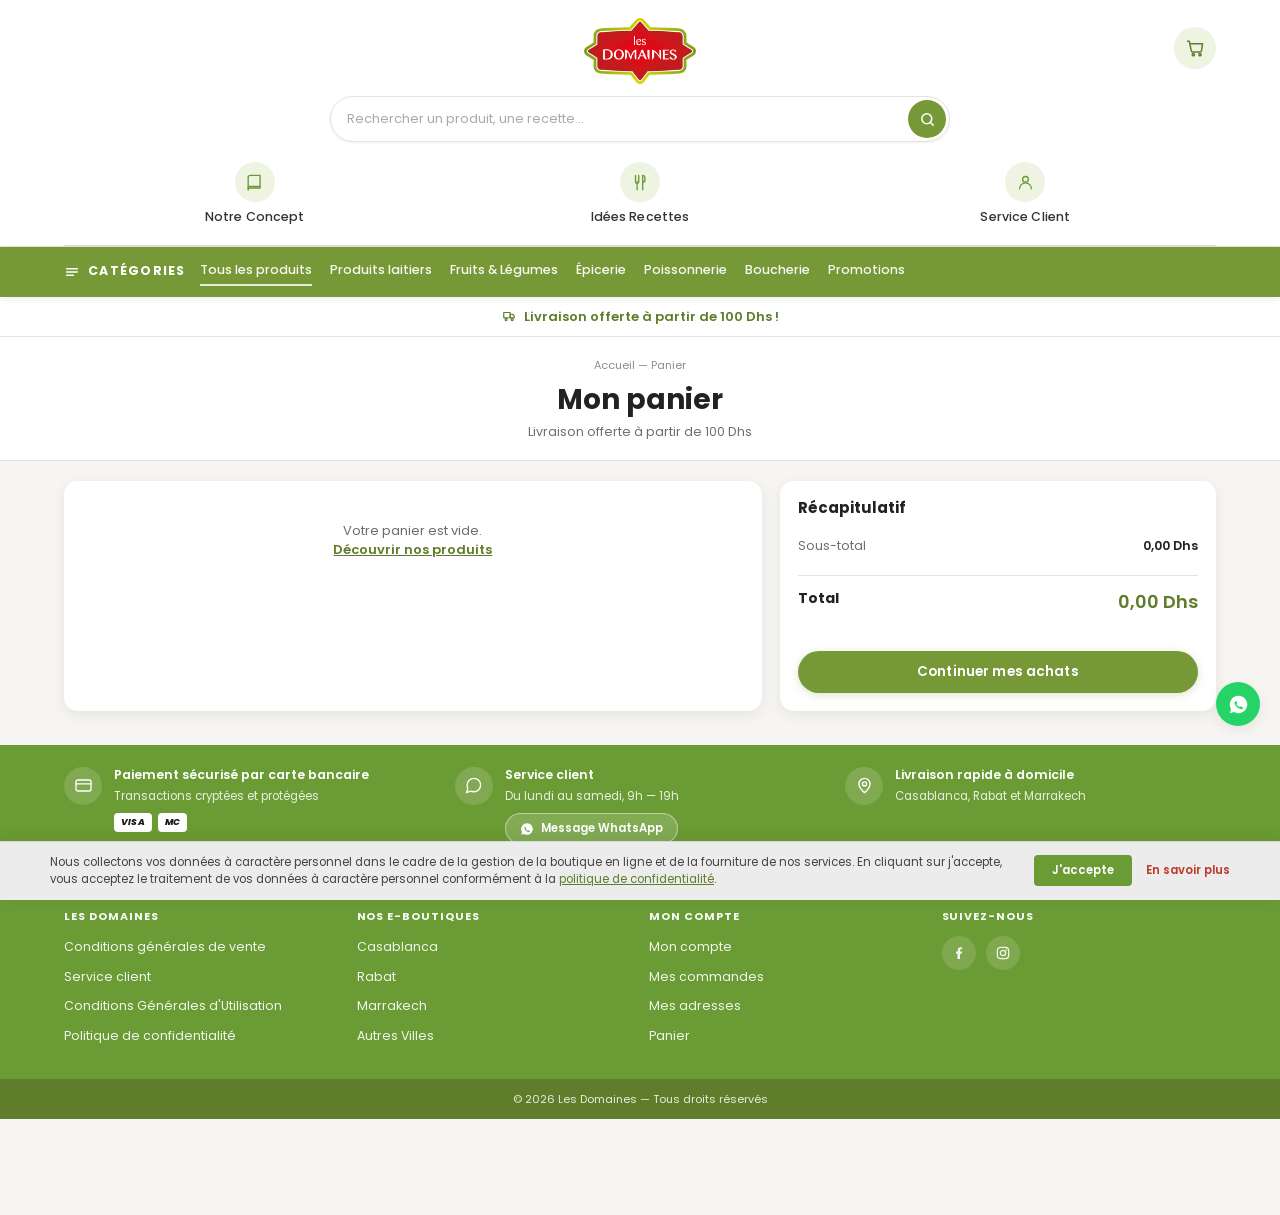
<file: panier.html>
<!DOCTYPE html>
<html lang="fr">
<head>
<meta charset="UTF-8">
<meta name="viewport" content="width=device-width, initial-scale=1">
<title>Mon panier — Les Domaines</title>
<meta name="description" content="Votre panier Les Domaines. Livraison offerte à partir de 100 Dhs.">
<link rel="canonical" href="https://boutiquelesdomaines.ma/panier.html">
<meta property="og:type" content="website">
<meta property="og:site_name" content="Les Domaines">
<meta property="og:title" content="Mon panier — Les Domaines">
<meta property="og:description" content="Votre panier Les Domaines. Livraison offerte à partir de 100 Dhs.">
<meta property="og:image" content="https://boutiquelesdomaines.ma/assets/img/avocat.png">
<meta property="og:url" content="https://boutiquelesdomaines.ma/panier.html">
<meta name="twitter:card" content="summary_large_image">
<meta name="theme-color" content="#779836">
<link rel="icon" href="assets/favicon.svg" type="image/svg+xml">
<link rel="manifest" href="manifest.webmanifest">
<link rel="preconnect" href="https://fonts.googleapis.com">
<link rel="preconnect" href="https://fonts.gstatic.com" crossorigin>
<link href="https://fonts.googleapis.com/css2?family=Poppins:wght@400;500;600;700;800&display=swap" rel="stylesheet">
<link rel="stylesheet" href="assets/css/styles.css">
</head>
<body>

<a class="skip-link" href="#main">Aller au contenu</a>

<header class="site-header">
  <div class="wrap">
    <div class="logo-row">
      <a class="logo" href="index.html" aria-label="Les Domaines — accueil">
        <img src="assets/img/logo-les-domaines.png" alt="Les Domaines" width="371" height="220">
      </a>

      <a class="cart-btn" href="panier.html" aria-label="Mon panier">
        <svg viewBox="0 0 24 24" fill="none" stroke="currentColor" stroke-width="1.8" stroke-linecap="round" stroke-linejoin="round" aria-hidden="true">
          <path d="M3 4h2.2l2.3 11.2a2 2 0 0 0 2 1.6h8.3a2 2 0 0 0 2-1.6L21 7H6"/>
          <circle cx="10" cy="20" r="1.3"/><circle cx="18" cy="20" r="1.3"/>
        </svg>
        <span class="cart-count" data-cart-count style="display:none">0</span>
      </a>
    </div>

    <div class="search-row">
      <form class="search" role="search">
        <label class="visually-hidden" for="q">Rechercher un produit</label>
        <input id="q" type="search" placeholder="Rechercher un produit, une recette…" autocomplete="off">
        <button type="submit" aria-label="Rechercher">
          <svg viewBox="0 0 24 24" fill="none" stroke="currentColor" stroke-width="2.2" stroke-linecap="round">
            <circle cx="11" cy="11" r="7"/><path d="m20 20-3.4-3.4"/>
          </svg>
        </button>
      </form>
    </div>

    <nav class="utility" aria-label="Accès rapides">
      <a class="util" href="notre-concept.html">
        <span class="util-ico">
          <svg viewBox="0 0 24 24" fill="none" stroke="currentColor" stroke-width="1.7" stroke-linecap="round" stroke-linejoin="round">
            <path d="M4 5.5A2.5 2.5 0 0 1 6.5 3H19v16H6.5A2.5 2.5 0 0 0 4 21.5Z"/>
            <path d="M4 19a2 2 0 0 1 2-2h13"/>
          </svg>
        </span>
        <span>Notre Concept</span>
      </a>
      <a class="util" href="recettes.html">
        <span class="util-ico">
          <svg viewBox="0 0 24 24" fill="none" stroke="currentColor" stroke-width="1.7" stroke-linecap="round" stroke-linejoin="round">
            <path d="M7 3v8a2 2 0 0 0 4 0V3"/><path d="M9 11v10"/>
            <path d="M16 21V3c2 0 3 2 3 5s-1 4-3 4"/>
          </svg>
        </span>
        <span>Idées Recettes</span>
      </a>
      <a class="util" href="service-client.html">
        <span class="util-ico">
          <svg viewBox="0 0 24 24" fill="none" stroke="currentColor" stroke-width="1.7" stroke-linecap="round" stroke-linejoin="round">
            <circle cx="12" cy="8" r="3.6"/><path d="M4.5 20a7.5 7.5 0 0 1 15 0"/>
          </svg>
        </span>
        <span>Service Client</span>
      </a>
    </nav>
  </div>
</header>

<div class="catbar">
  <div class="wrap">
    <div class="catbar-inner">
      <span class="catbar-title">
        <svg viewBox="0 0 24 24" fill="none" stroke="currentColor" stroke-width="2.2" stroke-linecap="round">
          <path d="M4 7h16M4 12h16M4 17h10"/>
        </svg>
        Catégories
      </span>
      <nav class="catbar-links" aria-label="Catégories">
        <a href="categorie.html" class="is-active">Tous les produits</a>
        <a href="categorie.html?cat=laitiers">Produits laitiers</a>
        <a href="categorie.html?cat=fruits-legumes">Fruits & Légumes</a>
        <a href="categorie.html?cat=epicerie">Épicerie</a>
        <a href="categorie.html?cat=poissonnerie">Poissonnerie</a>
        <a href="categorie.html?cat=boucherie">Boucherie</a>
        <a href="categorie.html?cat=promotions">Promotions</a>
      </nav>
    </div>
  </div>
</div>

<div class="announce">
  <p>
    <svg viewBox="0 0 24 24" fill="none" stroke="currentColor" stroke-width="2" stroke-linecap="round" stroke-linejoin="round" aria-hidden="true">
      <path d="M3 6h11v9H3z"/><path d="M14 9h4l3 3v3h-7z"/><circle cx="7" cy="18" r="1.8"/><circle cx="17.5" cy="18" r="1.8"/>
    </svg>
    Livraison offerte à partir de 100 Dhs !
  </p>
</div>

<main id="main">
<div class="page-head">
  <div class="wrap">
    <div class="breadcrumb"><a href="index.html">Accueil</a> — Panier</div>
    <h1>Mon panier</h1>
    <p>Livraison offerte à partir de 100 Dhs</p>
  </div>
</div>

<main>
  <div class="wrap">
    <div class="cart-layout" id="cart-root">

      <div class="cart-list" id="cart-list"></div>

      <aside class="summary" id="cart-summary"></aside>

    </div>
  </div>
</main>

</main>

</main>

<footer class="site-footer">
  <div class="footer-top">
    <div class="wrap">
      <div class="footer-top-grid">
        <div class="f-top-item">
          <span class="f-top-ico">
            <svg viewBox="0 0 24 24" fill="none" stroke="currentColor" stroke-width="1.7" stroke-linecap="round" stroke-linejoin="round">
              <rect x="2.5" y="5" width="19" height="14" rx="2.5"/><path d="M2.5 10h19"/>
            </svg>
          </span>
          <div>
            <h3>Paiement sécurisé par carte bancaire</h3>
            <p>Transactions cryptées et protégées</p>
            <div class="pay-icons" aria-label="Visa et Mastercard"><span>VISA</span><span>MC</span></div>
          </div>
        </div>
        <div class="f-top-item">
          <span class="f-top-ico">
            <svg viewBox="0 0 24 24" fill="none" stroke="currentColor" stroke-width="1.7" stroke-linecap="round" stroke-linejoin="round">
              <path d="M21 11.5a8.4 8.4 0 0 1-9 8.4 9 9 0 0 1-3.4-.7L3 21l1.8-5A8.3 8.3 0 0 1 4 11.5 8.4 8.4 0 0 1 12.5 3 8.4 8.4 0 0 1 21 11.5Z"/>
            </svg>
          </span>
          <div>
            <h3>Service client</h3>
            <p>Du lundi au samedi, 9h — 19h</p>
            <a class="f-wa" href="https://wa.me/212664428240" target="_blank" rel="noopener">
              <svg viewBox="0 0 24 24" fill="currentColor" aria-hidden="true">
                <path d="M12 2a10 10 0 0 0-8.5 15.2L2 22l4.9-1.4A10 10 0 1 0 12 2Zm5.3 14.1c-.2.6-1.2 1.2-1.7 1.2-.5.1-1 .1-1.6-.1a11 11 0 0 1-4.4-2.8 9.6 9.6 0 0 1-2-3.2c-.3-.8-.2-1.6.3-2.2.2-.3.5-.5.7-.6h.6c.2 0 .4 0 .5.4l.7 1.6c0 .2 0 .3-.1.5l-.4.5c-.1.2-.2.3 0 .5a8.4 8.4 0 0 0 3.4 3c.2.1.4.1.5 0l.6-.7c.2-.2.3-.2.5-.1l1.5.7c.2.1.4.2.4.3v.4a2 2 0 0 1-.5.6Z"/>
              </svg>
              Message WhatsApp
            </a>
          </div>
        </div>
        <div class="f-top-item">
          <span class="f-top-ico">
            <svg viewBox="0 0 24 24" fill="none" stroke="currentColor" stroke-width="1.7" stroke-linecap="round" stroke-linejoin="round">
              <path d="M12 21s7-6.1 7-11a7 7 0 1 0-14 0c0 4.9 7 11 7 11Z"/><circle cx="12" cy="10" r="2.6"/>
            </svg>
          </span>
          <div>
            <h3>Livraison rapide à domicile</h3>
            <p>Casablanca, Rabat et Marrakech</p>
          </div>
        </div>
      </div>
    </div>
  </div>

  <div class="footer-band" aria-hidden="true"></div>

  <div class="footer-main">
    <div class="wrap">
      <div class="footer-cols">
        <div class="f-col">
          <h4>Les Domaines</h4>
          <ul>
            <li><a href="cgv.html">Conditions générales de vente</a></li>
            <li><a href="service-client.html">Service client</a></li>
            <li><a href="cgu.html">Conditions Générales d'Utilisation</a></li>
            <li><a href="confidentialite.html">Politique de confidentialité</a></li>
          </ul>
        </div>
        <div class="f-col">
          <h4>Nos e-boutiques</h4>
          <ul>
            <li><a href="categorie.html">Casablanca</a></li>
            <li><a href="categorie.html">Rabat</a></li>
            <li><a href="categorie.html">Marrakech</a></li>
            <li><a href="categorie.html">Autres Villes</a></li>
          </ul>
        </div>
        <div class="f-col">
          <h4>Mon Compte</h4>
          <ul>
            <li><a href="compte.html">Mon compte</a></li>
            <li><a href="compte.html">Mes commandes</a></li>
            <li><a href="compte.html">Mes adresses</a></li>
            <li><a href="panier.html">Panier</a></li>
          </ul>
        </div>
        <div class="f-col">
          <h4>Suivez-nous</h4>
          <div class="socials">
            <a href="https://facebook.com" target="_blank" rel="noopener" aria-label="Facebook">
              <svg viewBox="0 0 24 24" fill="currentColor" aria-hidden="true">
                <path d="M13.5 21v-8h2.7l.4-3.1h-3.1V7.9c0-.9.3-1.5 1.6-1.5h1.6V3.6c-.3 0-1.3-.1-2.4-.1-2.4 0-4.1 1.5-4.1 4.2v2.2H7.5V13h2.2v8Z"/>
              </svg>
            </a>
            <a href="https://instagram.com" target="_blank" rel="noopener" aria-label="Instagram">
              <svg viewBox="0 0 24 24" fill="none" stroke="currentColor" stroke-width="1.9" stroke-linecap="round">
                <rect x="3.5" y="3.5" width="17" height="17" rx="5"/><circle cx="12" cy="12" r="4"/><circle cx="17" cy="7" r="1.1" fill="currentColor" stroke="none"/>
              </svg>
            </a>
          </div>
        </div>
      </div>
    </div>
  </div>

  <div class="footer-bottom">
    <div class="wrap">© 2026 Les Domaines — Tous droits réservés</div>
  </div>
</footer>

<div class="fab-stack">
  <a class="fab fab--wa" href="https://wa.me/212664428240" target="_blank" rel="noopener" aria-label="Nous écrire sur WhatsApp">
    <svg viewBox="0 0 24 24" fill="currentColor" aria-hidden="true">
      <path d="M12 2a10 10 0 0 0-8.5 15.2L2 22l4.9-1.4A10 10 0 1 0 12 2Zm5.3 14.1c-.2.6-1.2 1.2-1.7 1.2-.5.1-1 .1-1.6-.1a11 11 0 0 1-4.4-2.8 9.6 9.6 0 0 1-2-3.2c-.3-.8-.2-1.6.3-2.2.2-.3.5-.5.7-.6h.6c.2 0 .4 0 .5.4l.7 1.6c0 .2 0 .3-.1.5l-.4.5c-.1.2-.2.3 0 .5a8.4 8.4 0 0 0 3.4 3c.2.1.4.1.5 0l.6-.7c.2-.2.3-.2.5-.1l1.5.7c.2.1.4.2.4.3v.4a2 2 0 0 1-.5.6Z"/>
    </svg>
  </a>
  <button class="fab fab--top" id="back-to-top" type="button" aria-label="Remonter en haut">
    <svg viewBox="0 0 24 24" fill="none" stroke="currentColor" stroke-width="2.2" stroke-linecap="round" stroke-linejoin="round">
      <path d="M12 19V5"/><path d="m5 12 7-7 7 7"/>
    </svg>
  </button>
</div>

<div class="cookie" id="cookie" role="region" aria-label="Consentement aux cookies">
  <div class="cookie-inner">
    <p>Nous collectons vos données à caractère personnel dans le cadre de la gestion de la boutique en ligne et de la fourniture de nos services. En cliquant sur j'accepte, vous acceptez le traitement de vos données à caractère personnel conformément à la <a href="confidentialite.html">politique de confidentialité</a>.</p>
    <div class="cookie-actions">
      <button class="cookie-accept" type="button" data-cookie-accept>J'accepte</button>
      <a class="cookie-more" href="confidentialite.html">En savoir plus</a>
    </div>
  </div>
</div>

<div class="toast" id="toast" role="status" aria-live="polite"></div>

<script src="assets/data/products.js"></script>
<script src="assets/js/main.js"></script>
</body>
</html>
</file>
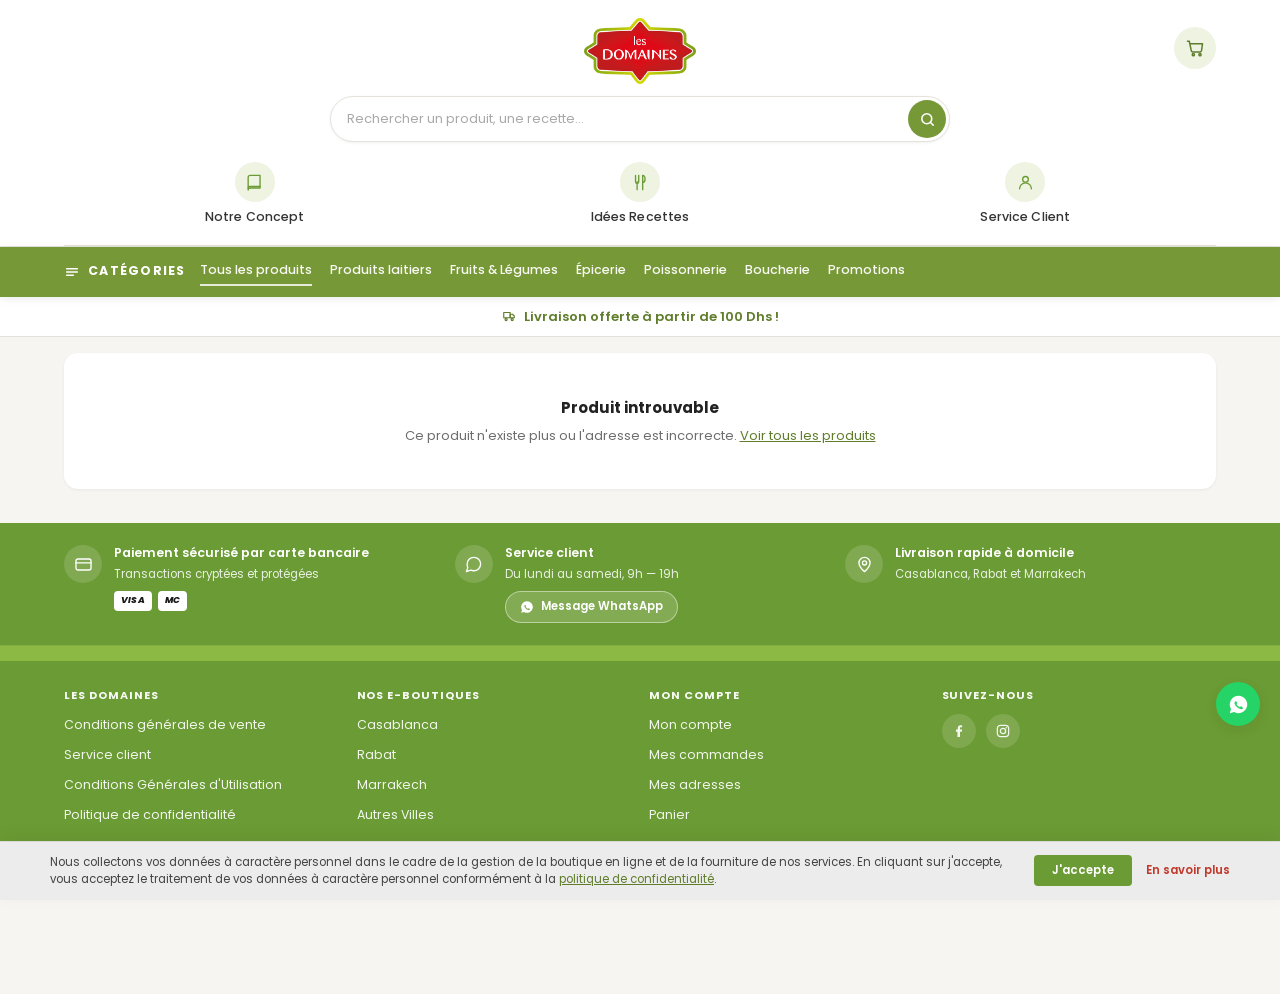
<file: produit.html>
<!DOCTYPE html>
<html lang="fr">
<head>
<meta charset="UTF-8">
<meta name="viewport" content="width=device-width, initial-scale=1">
<title>Produit — Les Domaines</title>
<meta name="description" content="Fiche produit Les Domaines : prix, variantes, disponibilité et livraison à domicile.">
<link rel="canonical" href="https://boutiquelesdomaines.ma/produit.html">
<meta property="og:type" content="website">
<meta property="og:site_name" content="Les Domaines">
<meta property="og:title" content="Produit — Les Domaines">
<meta property="og:description" content="Fiche produit Les Domaines : prix, variantes, disponibilité et livraison à domicile.">
<meta property="og:image" content="https://boutiquelesdomaines.ma/assets/img/avocat.png">
<meta property="og:url" content="https://boutiquelesdomaines.ma/produit.html">
<meta name="twitter:card" content="summary_large_image">
<meta name="theme-color" content="#779836">
<link rel="icon" href="assets/favicon.svg" type="image/svg+xml">
<link rel="manifest" href="manifest.webmanifest">
<link rel="preconnect" href="https://fonts.googleapis.com">
<link rel="preconnect" href="https://fonts.gstatic.com" crossorigin>
<link href="https://fonts.googleapis.com/css2?family=Poppins:wght@400;500;600;700;800&display=swap" rel="stylesheet">
<link rel="stylesheet" href="assets/css/styles.css">
</head>
<body>

<a class="skip-link" href="#main">Aller au contenu</a>

<header class="site-header">
  <div class="wrap">
    <div class="logo-row">
      <a class="logo" href="index.html" aria-label="Les Domaines — accueil">
        <img src="assets/img/logo-les-domaines.png" alt="Les Domaines" width="371" height="220">
      </a>

      <a class="cart-btn" href="panier.html" aria-label="Mon panier">
        <svg viewBox="0 0 24 24" fill="none" stroke="currentColor" stroke-width="1.8" stroke-linecap="round" stroke-linejoin="round" aria-hidden="true">
          <path d="M3 4h2.2l2.3 11.2a2 2 0 0 0 2 1.6h8.3a2 2 0 0 0 2-1.6L21 7H6"/>
          <circle cx="10" cy="20" r="1.3"/><circle cx="18" cy="20" r="1.3"/>
        </svg>
        <span class="cart-count" data-cart-count style="display:none">0</span>
      </a>
    </div>

    <div class="search-row">
      <form class="search" role="search">
        <label class="visually-hidden" for="q">Rechercher un produit</label>
        <input id="q" type="search" placeholder="Rechercher un produit, une recette…" autocomplete="off">
        <button type="submit" aria-label="Rechercher">
          <svg viewBox="0 0 24 24" fill="none" stroke="currentColor" stroke-width="2.2" stroke-linecap="round">
            <circle cx="11" cy="11" r="7"/><path d="m20 20-3.4-3.4"/>
          </svg>
        </button>
      </form>
    </div>

    <nav class="utility" aria-label="Accès rapides">
      <a class="util" href="notre-concept.html">
        <span class="util-ico">
          <svg viewBox="0 0 24 24" fill="none" stroke="currentColor" stroke-width="1.7" stroke-linecap="round" stroke-linejoin="round">
            <path d="M4 5.5A2.5 2.5 0 0 1 6.5 3H19v16H6.5A2.5 2.5 0 0 0 4 21.5Z"/>
            <path d="M4 19a2 2 0 0 1 2-2h13"/>
          </svg>
        </span>
        <span>Notre Concept</span>
      </a>
      <a class="util" href="recettes.html">
        <span class="util-ico">
          <svg viewBox="0 0 24 24" fill="none" stroke="currentColor" stroke-width="1.7" stroke-linecap="round" stroke-linejoin="round">
            <path d="M7 3v8a2 2 0 0 0 4 0V3"/><path d="M9 11v10"/>
            <path d="M16 21V3c2 0 3 2 3 5s-1 4-3 4"/>
          </svg>
        </span>
        <span>Idées Recettes</span>
      </a>
      <a class="util" href="service-client.html">
        <span class="util-ico">
          <svg viewBox="0 0 24 24" fill="none" stroke="currentColor" stroke-width="1.7" stroke-linecap="round" stroke-linejoin="round">
            <circle cx="12" cy="8" r="3.6"/><path d="M4.5 20a7.5 7.5 0 0 1 15 0"/>
          </svg>
        </span>
        <span>Service Client</span>
      </a>
    </nav>
  </div>
</header>

<div class="catbar">
  <div class="wrap">
    <div class="catbar-inner">
      <span class="catbar-title">
        <svg viewBox="0 0 24 24" fill="none" stroke="currentColor" stroke-width="2.2" stroke-linecap="round">
          <path d="M4 7h16M4 12h16M4 17h10"/>
        </svg>
        Catégories
      </span>
      <nav class="catbar-links" aria-label="Catégories">
        <a href="categorie.html" class="is-active">Tous les produits</a>
        <a href="categorie.html?cat=laitiers">Produits laitiers</a>
        <a href="categorie.html?cat=fruits-legumes">Fruits & Légumes</a>
        <a href="categorie.html?cat=epicerie">Épicerie</a>
        <a href="categorie.html?cat=poissonnerie">Poissonnerie</a>
        <a href="categorie.html?cat=boucherie">Boucherie</a>
        <a href="categorie.html?cat=promotions">Promotions</a>
      </nav>
    </div>
  </div>
</div>

<div class="announce">
  <p>
    <svg viewBox="0 0 24 24" fill="none" stroke="currentColor" stroke-width="2" stroke-linecap="round" stroke-linejoin="round" aria-hidden="true">
      <path d="M3 6h11v9H3z"/><path d="M14 9h4l3 3v3h-7z"/><circle cx="7" cy="18" r="1.8"/><circle cx="17.5" cy="18" r="1.8"/>
    </svg>
    Livraison offerte à partir de 100 Dhs !
  </p>
</div>

<main id="main">
<div class="wrap" id="pdp-root" style="padding-top:16px"></div>

</main>

<footer class="site-footer">
  <div class="footer-top">
    <div class="wrap">
      <div class="footer-top-grid">
        <div class="f-top-item">
          <span class="f-top-ico">
            <svg viewBox="0 0 24 24" fill="none" stroke="currentColor" stroke-width="1.7" stroke-linecap="round" stroke-linejoin="round">
              <rect x="2.5" y="5" width="19" height="14" rx="2.5"/><path d="M2.5 10h19"/>
            </svg>
          </span>
          <div>
            <h3>Paiement sécurisé par carte bancaire</h3>
            <p>Transactions cryptées et protégées</p>
            <div class="pay-icons" aria-label="Visa et Mastercard"><span>VISA</span><span>MC</span></div>
          </div>
        </div>
        <div class="f-top-item">
          <span class="f-top-ico">
            <svg viewBox="0 0 24 24" fill="none" stroke="currentColor" stroke-width="1.7" stroke-linecap="round" stroke-linejoin="round">
              <path d="M21 11.5a8.4 8.4 0 0 1-9 8.4 9 9 0 0 1-3.4-.7L3 21l1.8-5A8.3 8.3 0 0 1 4 11.5 8.4 8.4 0 0 1 12.5 3 8.4 8.4 0 0 1 21 11.5Z"/>
            </svg>
          </span>
          <div>
            <h3>Service client</h3>
            <p>Du lundi au samedi, 9h — 19h</p>
            <a class="f-wa" href="https://wa.me/212664428240" target="_blank" rel="noopener">
              <svg viewBox="0 0 24 24" fill="currentColor" aria-hidden="true">
                <path d="M12 2a10 10 0 0 0-8.5 15.2L2 22l4.9-1.4A10 10 0 1 0 12 2Zm5.3 14.1c-.2.6-1.2 1.2-1.7 1.2-.5.1-1 .1-1.6-.1a11 11 0 0 1-4.4-2.8 9.6 9.6 0 0 1-2-3.2c-.3-.8-.2-1.6.3-2.2.2-.3.5-.5.7-.6h.6c.2 0 .4 0 .5.4l.7 1.6c0 .2 0 .3-.1.5l-.4.5c-.1.2-.2.3 0 .5a8.4 8.4 0 0 0 3.4 3c.2.1.4.1.5 0l.6-.7c.2-.2.3-.2.5-.1l1.5.7c.2.1.4.2.4.3v.4a2 2 0 0 1-.5.6Z"/>
              </svg>
              Message WhatsApp
            </a>
          </div>
        </div>
        <div class="f-top-item">
          <span class="f-top-ico">
            <svg viewBox="0 0 24 24" fill="none" stroke="currentColor" stroke-width="1.7" stroke-linecap="round" stroke-linejoin="round">
              <path d="M12 21s7-6.1 7-11a7 7 0 1 0-14 0c0 4.9 7 11 7 11Z"/><circle cx="12" cy="10" r="2.6"/>
            </svg>
          </span>
          <div>
            <h3>Livraison rapide à domicile</h3>
            <p>Casablanca, Rabat et Marrakech</p>
          </div>
        </div>
      </div>
    </div>
  </div>

  <div class="footer-band" aria-hidden="true"></div>

  <div class="footer-main">
    <div class="wrap">
      <div class="footer-cols">
        <div class="f-col">
          <h4>Les Domaines</h4>
          <ul>
            <li><a href="cgv.html">Conditions générales de vente</a></li>
            <li><a href="service-client.html">Service client</a></li>
            <li><a href="cgu.html">Conditions Générales d'Utilisation</a></li>
            <li><a href="confidentialite.html">Politique de confidentialité</a></li>
          </ul>
        </div>
        <div class="f-col">
          <h4>Nos e-boutiques</h4>
          <ul>
            <li><a href="categorie.html">Casablanca</a></li>
            <li><a href="categorie.html">Rabat</a></li>
            <li><a href="categorie.html">Marrakech</a></li>
            <li><a href="categorie.html">Autres Villes</a></li>
          </ul>
        </div>
        <div class="f-col">
          <h4>Mon Compte</h4>
          <ul>
            <li><a href="compte.html">Mon compte</a></li>
            <li><a href="compte.html">Mes commandes</a></li>
            <li><a href="compte.html">Mes adresses</a></li>
            <li><a href="panier.html">Panier</a></li>
          </ul>
        </div>
        <div class="f-col">
          <h4>Suivez-nous</h4>
          <div class="socials">
            <a href="https://facebook.com" target="_blank" rel="noopener" aria-label="Facebook">
              <svg viewBox="0 0 24 24" fill="currentColor" aria-hidden="true">
                <path d="M13.5 21v-8h2.7l.4-3.1h-3.1V7.9c0-.9.3-1.5 1.6-1.5h1.6V3.6c-.3 0-1.3-.1-2.4-.1-2.4 0-4.1 1.5-4.1 4.2v2.2H7.5V13h2.2v8Z"/>
              </svg>
            </a>
            <a href="https://instagram.com" target="_blank" rel="noopener" aria-label="Instagram">
              <svg viewBox="0 0 24 24" fill="none" stroke="currentColor" stroke-width="1.9" stroke-linecap="round">
                <rect x="3.5" y="3.5" width="17" height="17" rx="5"/><circle cx="12" cy="12" r="4"/><circle cx="17" cy="7" r="1.1" fill="currentColor" stroke="none"/>
              </svg>
            </a>
          </div>
        </div>
      </div>
    </div>
  </div>

  <div class="footer-bottom">
    <div class="wrap">© 2026 Les Domaines — Tous droits réservés</div>
  </div>
</footer>

<div class="fab-stack">
  <a class="fab fab--wa" href="https://wa.me/212664428240" target="_blank" rel="noopener" aria-label="Nous écrire sur WhatsApp">
    <svg viewBox="0 0 24 24" fill="currentColor" aria-hidden="true">
      <path d="M12 2a10 10 0 0 0-8.5 15.2L2 22l4.9-1.4A10 10 0 1 0 12 2Zm5.3 14.1c-.2.6-1.2 1.2-1.7 1.2-.5.1-1 .1-1.6-.1a11 11 0 0 1-4.4-2.8 9.6 9.6 0 0 1-2-3.2c-.3-.8-.2-1.6.3-2.2.2-.3.5-.5.7-.6h.6c.2 0 .4 0 .5.4l.7 1.6c0 .2 0 .3-.1.5l-.4.5c-.1.2-.2.3 0 .5a8.4 8.4 0 0 0 3.4 3c.2.1.4.1.5 0l.6-.7c.2-.2.3-.2.5-.1l1.5.7c.2.1.4.2.4.3v.4a2 2 0 0 1-.5.6Z"/>
    </svg>
  </a>
  <button class="fab fab--top" id="back-to-top" type="button" aria-label="Remonter en haut">
    <svg viewBox="0 0 24 24" fill="none" stroke="currentColor" stroke-width="2.2" stroke-linecap="round" stroke-linejoin="round">
      <path d="M12 19V5"/><path d="m5 12 7-7 7 7"/>
    </svg>
  </button>
</div>

<div class="cookie" id="cookie" role="region" aria-label="Consentement aux cookies">
  <div class="cookie-inner">
    <p>Nous collectons vos données à caractère personnel dans le cadre de la gestion de la boutique en ligne et de la fourniture de nos services. En cliquant sur j'accepte, vous acceptez le traitement de vos données à caractère personnel conformément à la <a href="confidentialite.html">politique de confidentialité</a>.</p>
    <div class="cookie-actions">
      <button class="cookie-accept" type="button" data-cookie-accept>J'accepte</button>
      <a class="cookie-more" href="confidentialite.html">En savoir plus</a>
    </div>
  </div>
</div>

<div class="toast" id="toast" role="status" aria-live="polite"></div>

<script src="assets/data/products.js"></script>
<script src="assets/js/main.js"></script>
</body>
</html>
</file>
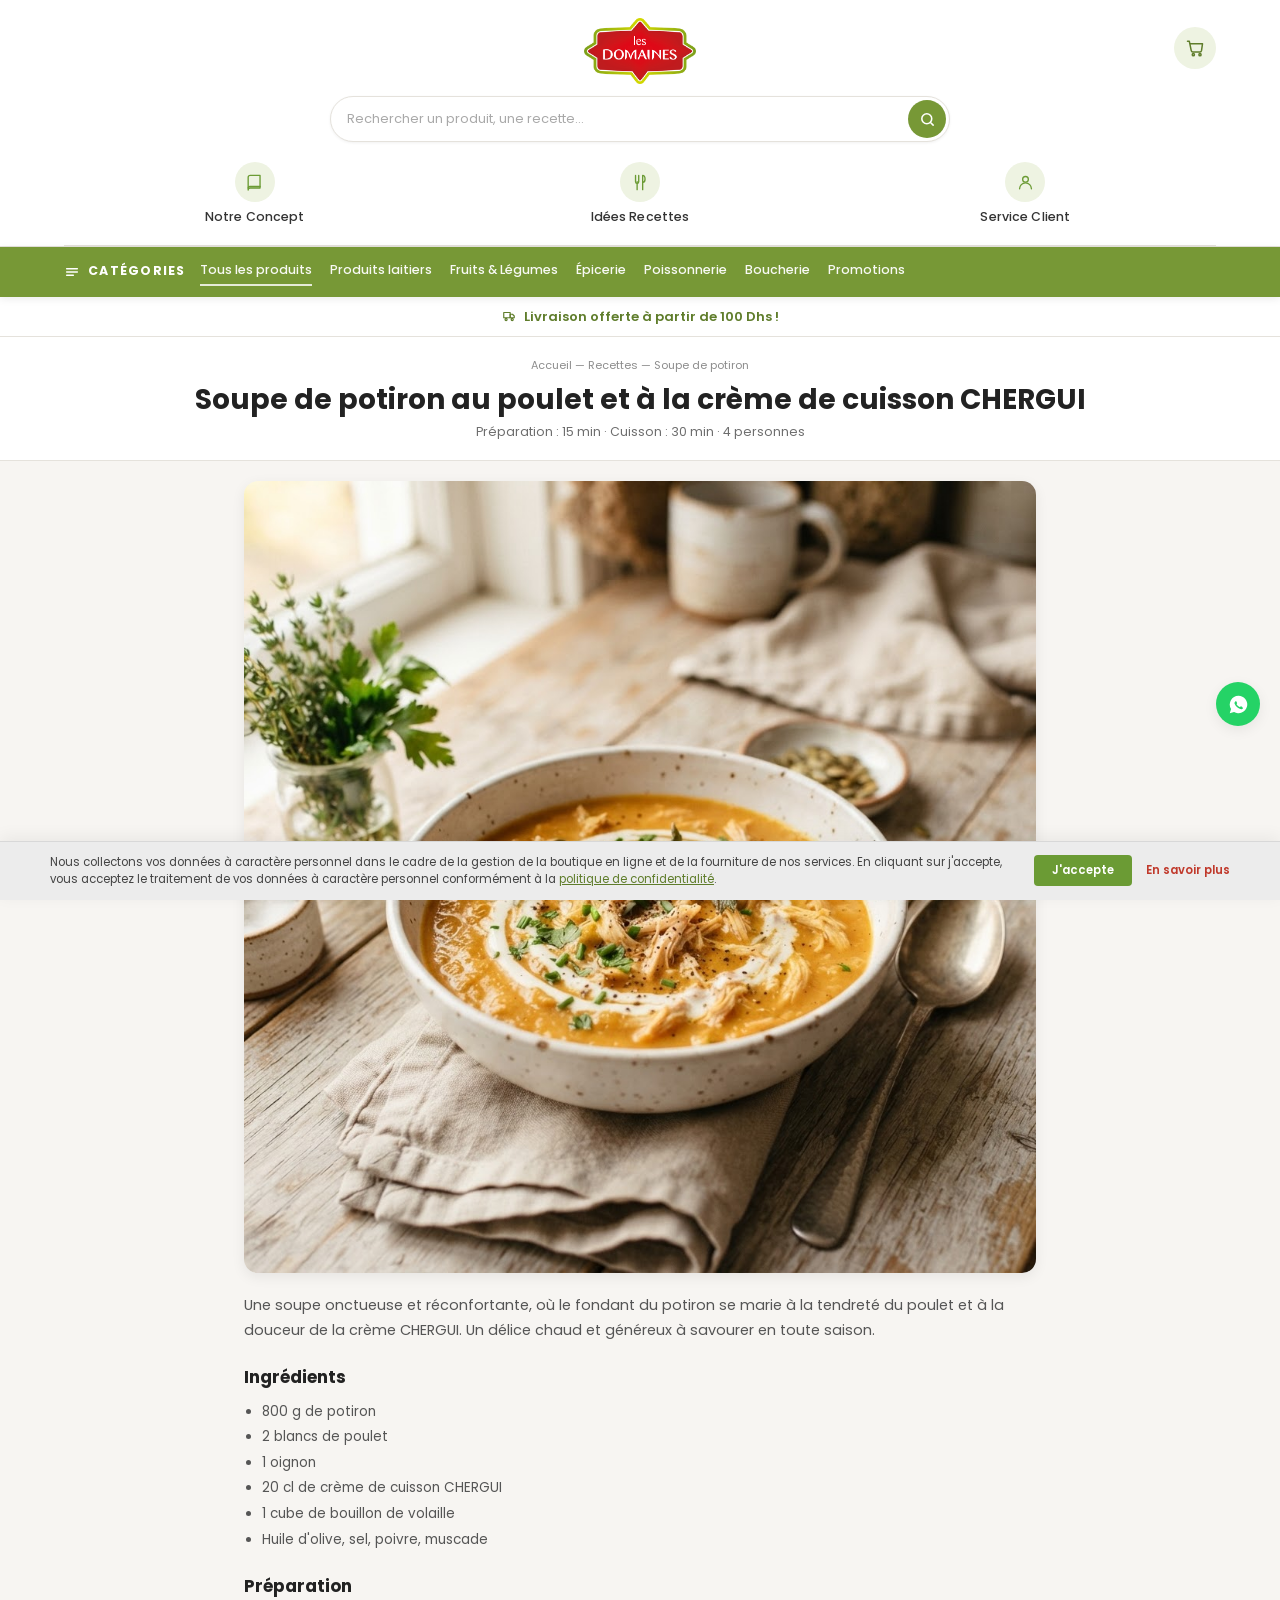
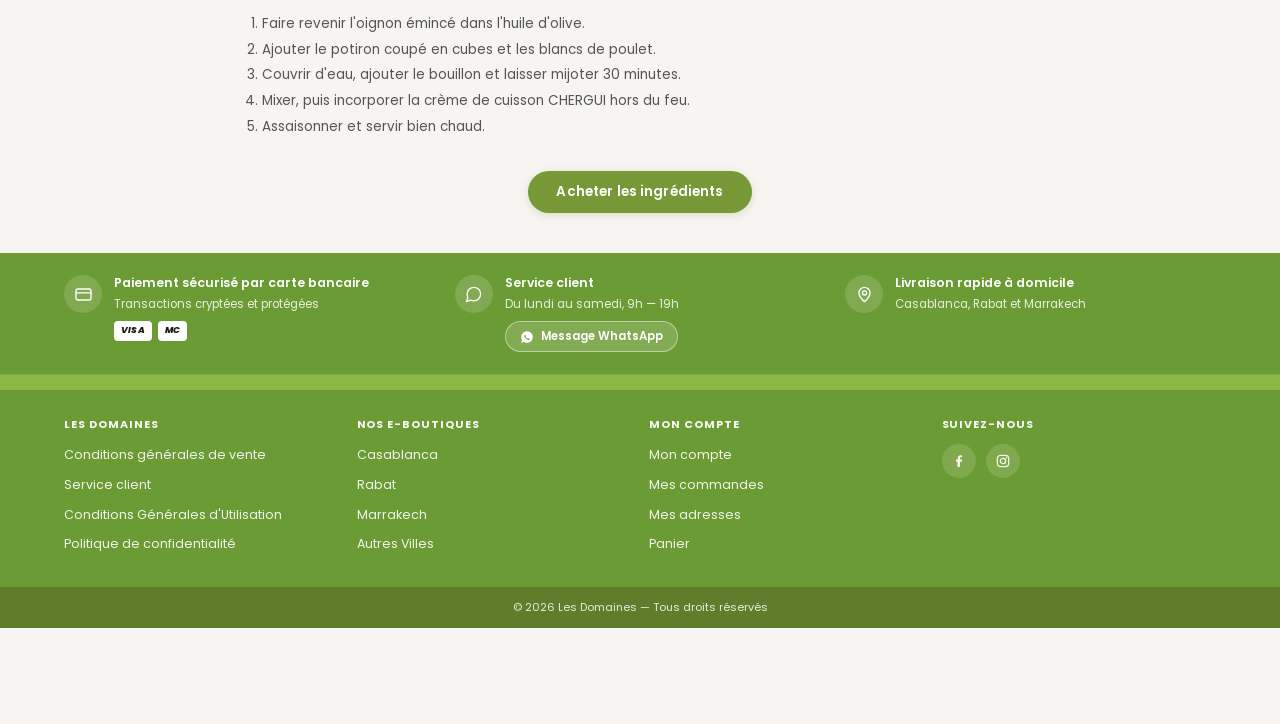
<file: recette.html>
<!DOCTYPE html>
<html lang="fr">
<head>
<meta charset="UTF-8">
<meta name="viewport" content="width=device-width, initial-scale=1">
<title>Soupe de potiron au poulet — Les Domaines</title>
<meta name="description" content="Recette de saison : soupe de potiron au poulet et crème de cuisson CHERGUI.">
<link rel="canonical" href="https://boutiquelesdomaines.ma/recette.html">
<meta property="og:type" content="website">
<meta property="og:site_name" content="Les Domaines">
<meta property="og:title" content="Soupe de potiron au poulet — Les Domaines">
<meta property="og:description" content="Recette de saison : soupe de potiron au poulet et crème de cuisson CHERGUI.">
<meta property="og:image" content="https://boutiquelesdomaines.ma/assets/img/avocat.png">
<meta property="og:url" content="https://boutiquelesdomaines.ma/recette.html">
<meta name="twitter:card" content="summary_large_image">
<meta name="theme-color" content="#779836">
<link rel="icon" href="assets/favicon.svg" type="image/svg+xml">
<link rel="manifest" href="manifest.webmanifest">
<link rel="preconnect" href="https://fonts.googleapis.com">
<link rel="preconnect" href="https://fonts.gstatic.com" crossorigin>
<link href="https://fonts.googleapis.com/css2?family=Poppins:wght@400;500;600;700;800&display=swap" rel="stylesheet">
<link rel="stylesheet" href="assets/css/styles.css">
</head>
<body>

<a class="skip-link" href="#main">Aller au contenu</a>

<header class="site-header">
  <div class="wrap">
    <div class="logo-row">
      <a class="logo" href="index.html" aria-label="Les Domaines — accueil">
        <img src="assets/img/logo-les-domaines.png" alt="Les Domaines" width="371" height="220">
      </a>

      <a class="cart-btn" href="panier.html" aria-label="Mon panier">
        <svg viewBox="0 0 24 24" fill="none" stroke="currentColor" stroke-width="1.8" stroke-linecap="round" stroke-linejoin="round" aria-hidden="true">
          <path d="M3 4h2.2l2.3 11.2a2 2 0 0 0 2 1.6h8.3a2 2 0 0 0 2-1.6L21 7H6"/>
          <circle cx="10" cy="20" r="1.3"/><circle cx="18" cy="20" r="1.3"/>
        </svg>
        <span class="cart-count" data-cart-count style="display:none">0</span>
      </a>
    </div>

    <div class="search-row">
      <form class="search" role="search">
        <label class="visually-hidden" for="q">Rechercher un produit</label>
        <input id="q" type="search" placeholder="Rechercher un produit, une recette…" autocomplete="off">
        <button type="submit" aria-label="Rechercher">
          <svg viewBox="0 0 24 24" fill="none" stroke="currentColor" stroke-width="2.2" stroke-linecap="round">
            <circle cx="11" cy="11" r="7"/><path d="m20 20-3.4-3.4"/>
          </svg>
        </button>
      </form>
    </div>

    <nav class="utility" aria-label="Accès rapides">
      <a class="util" href="notre-concept.html">
        <span class="util-ico">
          <svg viewBox="0 0 24 24" fill="none" stroke="currentColor" stroke-width="1.7" stroke-linecap="round" stroke-linejoin="round">
            <path d="M4 5.5A2.5 2.5 0 0 1 6.5 3H19v16H6.5A2.5 2.5 0 0 0 4 21.5Z"/>
            <path d="M4 19a2 2 0 0 1 2-2h13"/>
          </svg>
        </span>
        <span>Notre Concept</span>
      </a>
      <a class="util" href="recettes.html">
        <span class="util-ico">
          <svg viewBox="0 0 24 24" fill="none" stroke="currentColor" stroke-width="1.7" stroke-linecap="round" stroke-linejoin="round">
            <path d="M7 3v8a2 2 0 0 0 4 0V3"/><path d="M9 11v10"/>
            <path d="M16 21V3c2 0 3 2 3 5s-1 4-3 4"/>
          </svg>
        </span>
        <span>Idées Recettes</span>
      </a>
      <a class="util" href="service-client.html">
        <span class="util-ico">
          <svg viewBox="0 0 24 24" fill="none" stroke="currentColor" stroke-width="1.7" stroke-linecap="round" stroke-linejoin="round">
            <circle cx="12" cy="8" r="3.6"/><path d="M4.5 20a7.5 7.5 0 0 1 15 0"/>
          </svg>
        </span>
        <span>Service Client</span>
      </a>
    </nav>
  </div>
</header>

<div class="catbar">
  <div class="wrap">
    <div class="catbar-inner">
      <span class="catbar-title">
        <svg viewBox="0 0 24 24" fill="none" stroke="currentColor" stroke-width="2.2" stroke-linecap="round">
          <path d="M4 7h16M4 12h16M4 17h10"/>
        </svg>
        Catégories
      </span>
      <nav class="catbar-links" aria-label="Catégories">
        <a href="categorie.html" class="is-active">Tous les produits</a>
        <a href="categorie.html?cat=laitiers">Produits laitiers</a>
        <a href="categorie.html?cat=fruits-legumes">Fruits & Légumes</a>
        <a href="categorie.html?cat=epicerie">Épicerie</a>
        <a href="categorie.html?cat=poissonnerie">Poissonnerie</a>
        <a href="categorie.html?cat=boucherie">Boucherie</a>
        <a href="categorie.html?cat=promotions">Promotions</a>
      </nav>
    </div>
  </div>
</div>

<div class="announce">
  <p>
    <svg viewBox="0 0 24 24" fill="none" stroke="currentColor" stroke-width="2" stroke-linecap="round" stroke-linejoin="round" aria-hidden="true">
      <path d="M3 6h11v9H3z"/><path d="M14 9h4l3 3v3h-7z"/><circle cx="7" cy="18" r="1.8"/><circle cx="17.5" cy="18" r="1.8"/>
    </svg>
    Livraison offerte à partir de 100 Dhs !
  </p>
</div>

<main id="main">
<div class="page-head">
  <div class="wrap">
    <div class="breadcrumb"><a href="index.html">Accueil</a> — <a href="recettes.html">Recettes</a> — Soupe de potiron</div>
    <h1>Soupe de potiron au poulet et à la crème de cuisson CHERGUI</h1>
    <p>Préparation : 15 min · Cuisson : 30 min · 4 personnes</p>
  </div>
</div>

<main>
  <div class="wrap" style="max-width:820px">
    <img src="assets/img/recette-soupe.png" alt="Soupe de potiron au poulet" style="width:100%;border-radius:14px;margin:20px 0;box-shadow:var(--shadow)">

    <p style="color:#555;line-height:1.75">Une soupe onctueuse et réconfortante, où le fondant du potiron se marie à la tendreté du poulet et à la douceur de la crème CHERGUI. Un délice chaud et généreux à savourer en toute saison.</p>

    <h2 style="font-size:17px;margin:24px 0 10px">Ingrédients</h2>
    <ul style="color:#555;line-height:1.9;font-size:13.5px;padding-left:18px;list-style:disc">
      <li>800 g de potiron</li>
      <li>2 blancs de poulet</li>
      <li>1 oignon</li>
      <li>20 cl de crème de cuisson CHERGUI</li>
      <li>1 cube de bouillon de volaille</li>
      <li>Huile d'olive, sel, poivre, muscade</li>
    </ul>

    <h2 style="font-size:17px;margin:24px 0 10px">Préparation</h2>
    <ol style="color:#555;line-height:1.9;font-size:13.5px;padding-left:18px">
      <li>Faire revenir l'oignon émincé dans l'huile d'olive.</li>
      <li>Ajouter le potiron coupé en cubes et les blancs de poulet.</li>
      <li>Couvrir d'eau, ajouter le bouillon et laisser mijoter 30 minutes.</li>
      <li>Mixer, puis incorporer la crème de cuisson CHERGUI hors du feu.</li>
      <li>Assaisonner et servir bien chaud.</li>
    </ol>

    <div class="section-more">
      <a class="btn" href="categorie.html">Acheter les ingrédients</a>
    </div>
  </div>
</main>

</main>

</main>

<footer class="site-footer">
  <div class="footer-top">
    <div class="wrap">
      <div class="footer-top-grid">
        <div class="f-top-item">
          <span class="f-top-ico">
            <svg viewBox="0 0 24 24" fill="none" stroke="currentColor" stroke-width="1.7" stroke-linecap="round" stroke-linejoin="round">
              <rect x="2.5" y="5" width="19" height="14" rx="2.5"/><path d="M2.5 10h19"/>
            </svg>
          </span>
          <div>
            <h3>Paiement sécurisé par carte bancaire</h3>
            <p>Transactions cryptées et protégées</p>
            <div class="pay-icons" aria-label="Visa et Mastercard"><span>VISA</span><span>MC</span></div>
          </div>
        </div>
        <div class="f-top-item">
          <span class="f-top-ico">
            <svg viewBox="0 0 24 24" fill="none" stroke="currentColor" stroke-width="1.7" stroke-linecap="round" stroke-linejoin="round">
              <path d="M21 11.5a8.4 8.4 0 0 1-9 8.4 9 9 0 0 1-3.4-.7L3 21l1.8-5A8.3 8.3 0 0 1 4 11.5 8.4 8.4 0 0 1 12.5 3 8.4 8.4 0 0 1 21 11.5Z"/>
            </svg>
          </span>
          <div>
            <h3>Service client</h3>
            <p>Du lundi au samedi, 9h — 19h</p>
            <a class="f-wa" href="https://wa.me/212664428240" target="_blank" rel="noopener">
              <svg viewBox="0 0 24 24" fill="currentColor" aria-hidden="true">
                <path d="M12 2a10 10 0 0 0-8.5 15.2L2 22l4.9-1.4A10 10 0 1 0 12 2Zm5.3 14.1c-.2.6-1.2 1.2-1.7 1.2-.5.1-1 .1-1.6-.1a11 11 0 0 1-4.4-2.8 9.6 9.6 0 0 1-2-3.2c-.3-.8-.2-1.6.3-2.2.2-.3.5-.5.7-.6h.6c.2 0 .4 0 .5.4l.7 1.6c0 .2 0 .3-.1.5l-.4.5c-.1.2-.2.3 0 .5a8.4 8.4 0 0 0 3.4 3c.2.1.4.1.5 0l.6-.7c.2-.2.3-.2.5-.1l1.5.7c.2.1.4.2.4.3v.4a2 2 0 0 1-.5.6Z"/>
              </svg>
              Message WhatsApp
            </a>
          </div>
        </div>
        <div class="f-top-item">
          <span class="f-top-ico">
            <svg viewBox="0 0 24 24" fill="none" stroke="currentColor" stroke-width="1.7" stroke-linecap="round" stroke-linejoin="round">
              <path d="M12 21s7-6.1 7-11a7 7 0 1 0-14 0c0 4.9 7 11 7 11Z"/><circle cx="12" cy="10" r="2.6"/>
            </svg>
          </span>
          <div>
            <h3>Livraison rapide à domicile</h3>
            <p>Casablanca, Rabat et Marrakech</p>
          </div>
        </div>
      </div>
    </div>
  </div>

  <div class="footer-band" aria-hidden="true"></div>

  <div class="footer-main">
    <div class="wrap">
      <div class="footer-cols">
        <div class="f-col">
          <h4>Les Domaines</h4>
          <ul>
            <li><a href="cgv.html">Conditions générales de vente</a></li>
            <li><a href="service-client.html">Service client</a></li>
            <li><a href="cgu.html">Conditions Générales d'Utilisation</a></li>
            <li><a href="confidentialite.html">Politique de confidentialité</a></li>
          </ul>
        </div>
        <div class="f-col">
          <h4>Nos e-boutiques</h4>
          <ul>
            <li><a href="categorie.html">Casablanca</a></li>
            <li><a href="categorie.html">Rabat</a></li>
            <li><a href="categorie.html">Marrakech</a></li>
            <li><a href="categorie.html">Autres Villes</a></li>
          </ul>
        </div>
        <div class="f-col">
          <h4>Mon Compte</h4>
          <ul>
            <li><a href="compte.html">Mon compte</a></li>
            <li><a href="compte.html">Mes commandes</a></li>
            <li><a href="compte.html">Mes adresses</a></li>
            <li><a href="panier.html">Panier</a></li>
          </ul>
        </div>
        <div class="f-col">
          <h4>Suivez-nous</h4>
          <div class="socials">
            <a href="https://facebook.com" target="_blank" rel="noopener" aria-label="Facebook">
              <svg viewBox="0 0 24 24" fill="currentColor" aria-hidden="true">
                <path d="M13.5 21v-8h2.7l.4-3.1h-3.1V7.9c0-.9.3-1.5 1.6-1.5h1.6V3.6c-.3 0-1.3-.1-2.4-.1-2.4 0-4.1 1.5-4.1 4.2v2.2H7.5V13h2.2v8Z"/>
              </svg>
            </a>
            <a href="https://instagram.com" target="_blank" rel="noopener" aria-label="Instagram">
              <svg viewBox="0 0 24 24" fill="none" stroke="currentColor" stroke-width="1.9" stroke-linecap="round">
                <rect x="3.5" y="3.5" width="17" height="17" rx="5"/><circle cx="12" cy="12" r="4"/><circle cx="17" cy="7" r="1.1" fill="currentColor" stroke="none"/>
              </svg>
            </a>
          </div>
        </div>
      </div>
    </div>
  </div>

  <div class="footer-bottom">
    <div class="wrap">© 2026 Les Domaines — Tous droits réservés</div>
  </div>
</footer>

<div class="fab-stack">
  <a class="fab fab--wa" href="https://wa.me/212664428240" target="_blank" rel="noopener" aria-label="Nous écrire sur WhatsApp">
    <svg viewBox="0 0 24 24" fill="currentColor" aria-hidden="true">
      <path d="M12 2a10 10 0 0 0-8.5 15.2L2 22l4.9-1.4A10 10 0 1 0 12 2Zm5.3 14.1c-.2.6-1.2 1.2-1.7 1.2-.5.1-1 .1-1.6-.1a11 11 0 0 1-4.4-2.8 9.6 9.6 0 0 1-2-3.2c-.3-.8-.2-1.6.3-2.2.2-.3.5-.5.7-.6h.6c.2 0 .4 0 .5.4l.7 1.6c0 .2 0 .3-.1.5l-.4.5c-.1.2-.2.3 0 .5a8.4 8.4 0 0 0 3.4 3c.2.1.4.1.5 0l.6-.7c.2-.2.3-.2.5-.1l1.5.7c.2.1.4.2.4.3v.4a2 2 0 0 1-.5.6Z"/>
    </svg>
  </a>
  <button class="fab fab--top" id="back-to-top" type="button" aria-label="Remonter en haut">
    <svg viewBox="0 0 24 24" fill="none" stroke="currentColor" stroke-width="2.2" stroke-linecap="round" stroke-linejoin="round">
      <path d="M12 19V5"/><path d="m5 12 7-7 7 7"/>
    </svg>
  </button>
</div>

<div class="cookie" id="cookie" role="region" aria-label="Consentement aux cookies">
  <div class="cookie-inner">
    <p>Nous collectons vos données à caractère personnel dans le cadre de la gestion de la boutique en ligne et de la fourniture de nos services. En cliquant sur j'accepte, vous acceptez le traitement de vos données à caractère personnel conformément à la <a href="confidentialite.html">politique de confidentialité</a>.</p>
    <div class="cookie-actions">
      <button class="cookie-accept" type="button" data-cookie-accept>J'accepte</button>
      <a class="cookie-more" href="confidentialite.html">En savoir plus</a>
    </div>
  </div>
</div>

<div class="toast" id="toast" role="status" aria-live="polite"></div>

<script src="assets/data/products.js"></script>
<script src="assets/js/main.js"></script>
</body>
</html>
</file>
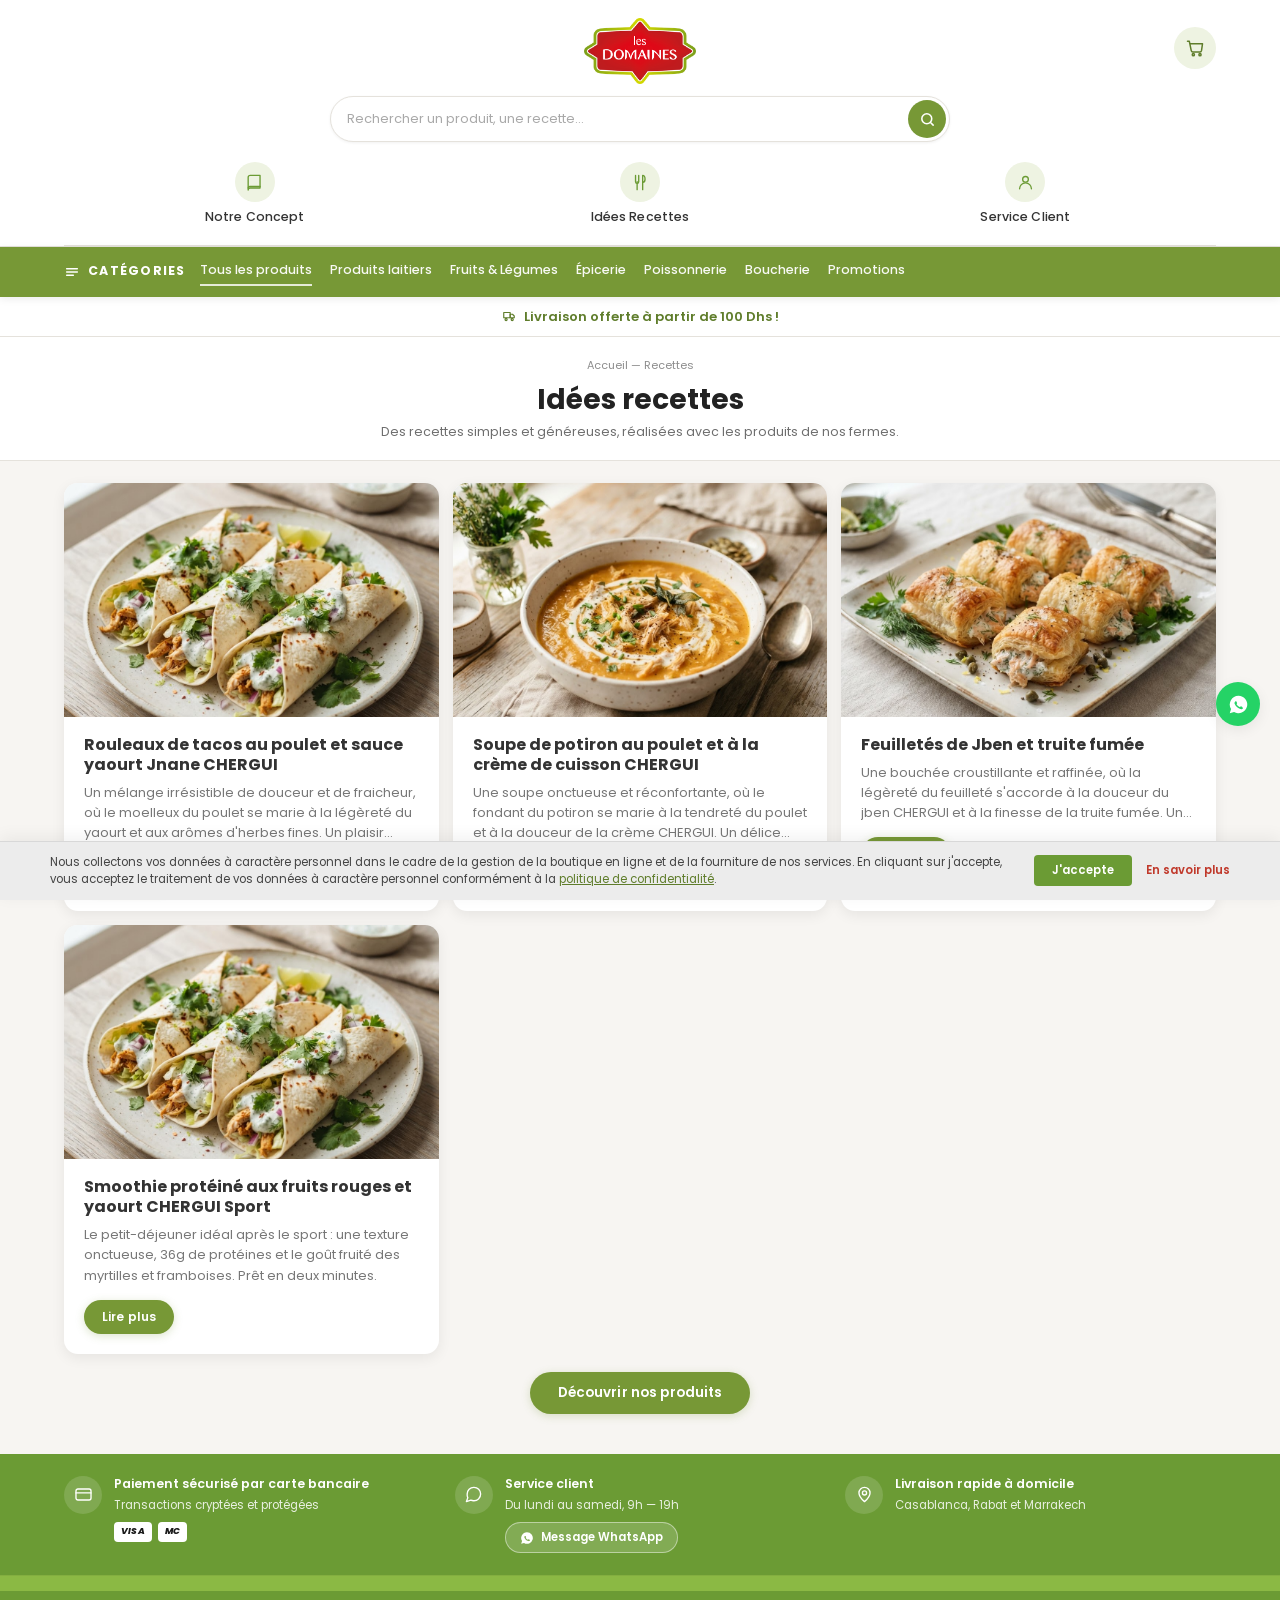
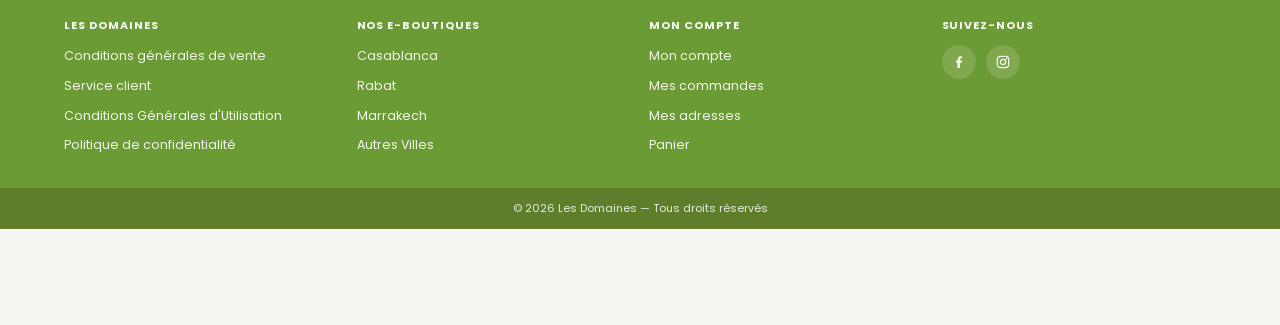
<file: recettes.html>
<!DOCTYPE html>
<html lang="fr">
<head>
<meta charset="UTF-8">
<meta name="viewport" content="width=device-width, initial-scale=1">
<title>Idées recettes — Les Domaines</title>
<meta name="description" content="Nos idées recettes à base de produits frais Les Domaines et CHERGUI.">
<link rel="canonical" href="https://boutiquelesdomaines.ma/recettes.html">
<meta property="og:type" content="website">
<meta property="og:site_name" content="Les Domaines">
<meta property="og:title" content="Idées recettes — Les Domaines">
<meta property="og:description" content="Nos idées recettes à base de produits frais Les Domaines et CHERGUI.">
<meta property="og:image" content="https://boutiquelesdomaines.ma/assets/img/avocat.png">
<meta property="og:url" content="https://boutiquelesdomaines.ma/recettes.html">
<meta name="twitter:card" content="summary_large_image">
<meta name="theme-color" content="#779836">
<link rel="icon" href="assets/favicon.svg" type="image/svg+xml">
<link rel="manifest" href="manifest.webmanifest">
<link rel="preconnect" href="https://fonts.googleapis.com">
<link rel="preconnect" href="https://fonts.gstatic.com" crossorigin>
<link href="https://fonts.googleapis.com/css2?family=Poppins:wght@400;500;600;700;800&display=swap" rel="stylesheet">
<link rel="stylesheet" href="assets/css/styles.css">
</head>
<body>

<a class="skip-link" href="#main">Aller au contenu</a>

<header class="site-header">
  <div class="wrap">
    <div class="logo-row">
      <a class="logo" href="index.html" aria-label="Les Domaines — accueil">
        <img src="assets/img/logo-les-domaines.png" alt="Les Domaines" width="371" height="220">
      </a>

      <a class="cart-btn" href="panier.html" aria-label="Mon panier">
        <svg viewBox="0 0 24 24" fill="none" stroke="currentColor" stroke-width="1.8" stroke-linecap="round" stroke-linejoin="round" aria-hidden="true">
          <path d="M3 4h2.2l2.3 11.2a2 2 0 0 0 2 1.6h8.3a2 2 0 0 0 2-1.6L21 7H6"/>
          <circle cx="10" cy="20" r="1.3"/><circle cx="18" cy="20" r="1.3"/>
        </svg>
        <span class="cart-count" data-cart-count style="display:none">0</span>
      </a>
    </div>

    <div class="search-row">
      <form class="search" role="search">
        <label class="visually-hidden" for="q">Rechercher un produit</label>
        <input id="q" type="search" placeholder="Rechercher un produit, une recette…" autocomplete="off">
        <button type="submit" aria-label="Rechercher">
          <svg viewBox="0 0 24 24" fill="none" stroke="currentColor" stroke-width="2.2" stroke-linecap="round">
            <circle cx="11" cy="11" r="7"/><path d="m20 20-3.4-3.4"/>
          </svg>
        </button>
      </form>
    </div>

    <nav class="utility" aria-label="Accès rapides">
      <a class="util" href="notre-concept.html">
        <span class="util-ico">
          <svg viewBox="0 0 24 24" fill="none" stroke="currentColor" stroke-width="1.7" stroke-linecap="round" stroke-linejoin="round">
            <path d="M4 5.5A2.5 2.5 0 0 1 6.5 3H19v16H6.5A2.5 2.5 0 0 0 4 21.5Z"/>
            <path d="M4 19a2 2 0 0 1 2-2h13"/>
          </svg>
        </span>
        <span>Notre Concept</span>
      </a>
      <a class="util" href="recettes.html">
        <span class="util-ico">
          <svg viewBox="0 0 24 24" fill="none" stroke="currentColor" stroke-width="1.7" stroke-linecap="round" stroke-linejoin="round">
            <path d="M7 3v8a2 2 0 0 0 4 0V3"/><path d="M9 11v10"/>
            <path d="M16 21V3c2 0 3 2 3 5s-1 4-3 4"/>
          </svg>
        </span>
        <span>Idées Recettes</span>
      </a>
      <a class="util" href="service-client.html">
        <span class="util-ico">
          <svg viewBox="0 0 24 24" fill="none" stroke="currentColor" stroke-width="1.7" stroke-linecap="round" stroke-linejoin="round">
            <circle cx="12" cy="8" r="3.6"/><path d="M4.5 20a7.5 7.5 0 0 1 15 0"/>
          </svg>
        </span>
        <span>Service Client</span>
      </a>
    </nav>
  </div>
</header>

<div class="catbar">
  <div class="wrap">
    <div class="catbar-inner">
      <span class="catbar-title">
        <svg viewBox="0 0 24 24" fill="none" stroke="currentColor" stroke-width="2.2" stroke-linecap="round">
          <path d="M4 7h16M4 12h16M4 17h10"/>
        </svg>
        Catégories
      </span>
      <nav class="catbar-links" aria-label="Catégories">
        <a href="categorie.html" class="is-active">Tous les produits</a>
        <a href="categorie.html?cat=laitiers">Produits laitiers</a>
        <a href="categorie.html?cat=fruits-legumes">Fruits & Légumes</a>
        <a href="categorie.html?cat=epicerie">Épicerie</a>
        <a href="categorie.html?cat=poissonnerie">Poissonnerie</a>
        <a href="categorie.html?cat=boucherie">Boucherie</a>
        <a href="categorie.html?cat=promotions">Promotions</a>
      </nav>
    </div>
  </div>
</div>

<div class="announce">
  <p>
    <svg viewBox="0 0 24 24" fill="none" stroke="currentColor" stroke-width="2" stroke-linecap="round" stroke-linejoin="round" aria-hidden="true">
      <path d="M3 6h11v9H3z"/><path d="M14 9h4l3 3v3h-7z"/><circle cx="7" cy="18" r="1.8"/><circle cx="17.5" cy="18" r="1.8"/>
    </svg>
    Livraison offerte à partir de 100 Dhs !
  </p>
</div>

<main id="main">
<div class="page-head">
  <div class="wrap">
    <div class="breadcrumb"><a href="index.html">Accueil</a> — Recettes</div>
    <h1>Idées recettes</h1>
    <p>Des recettes simples et généreuses, réalisées avec les produits de nos fermes.</p>
  </div>
</div>

<main class="recipes-page">
  <div class="wrap">
    <div class="recipes">

      <article class="recipe">
        <div class="recipe-media">
          <img src="assets/img/recette-tacos.png" alt="Rouleaux de tacos au poulet et sauce yaourt" loading="lazy">
        </div>
        <div class="recipe-body">
          <h3>Rouleaux de tacos au poulet et sauce yaourt Jnane CHERGUI</h3>
          <p>Un mélange irrésistible de douceur et de fraicheur, où le moelleux du poulet se marie à la légèreté du yaourt et aux arômes d'herbes fines. Un plaisir simple, sain et plein de saveurs.</p>
          <a class="btn btn--sm" href="recette.html">Lire plus</a>
        </div>
      </article>

      <article class="recipe">
        <div class="recipe-media">
          <img src="assets/img/recette-soupe.png" alt="Soupe de potiron au poulet" loading="lazy">
        </div>
        <div class="recipe-body">
          <h3>Soupe de potiron au poulet et à la crème de cuisson CHERGUI</h3>
          <p>Une soupe onctueuse et réconfortante, où le fondant du potiron se marie à la tendreté du poulet et à la douceur de la crème CHERGUI. Un délice chaud et généreux à savourer en toute saison.</p>
          <a class="btn btn--sm" href="recette.html">Lire plus</a>
        </div>
      </article>

      <article class="recipe">
        <div class="recipe-media">
          <img src="assets/img/recette-feuilletes.png" alt="Feuilletés de Jben et truite fumée" loading="lazy">
        </div>
        <div class="recipe-body">
          <h3>Feuilletés de Jben et truite fumée</h3>
          <p>Une bouchée croustillante et raffinée, où la légèreté du feuilleté s'accorde à la douceur du jben CHERGUI et à la finesse de la truite fumée. Un mariage parfait de textures, d'arômes et de saveurs.</p>
          <a class="btn btn--sm" href="recette.html">Lire plus</a>
        </div>
      </article>

      <article class="recipe">
        <div class="recipe-media">
          <img src="assets/img/recette-tacos.png" alt="Yaourt à boire protéiné et fruits rouges" loading="lazy">
        </div>
        <div class="recipe-body">
          <h3>Smoothie protéiné aux fruits rouges et yaourt CHERGUI Sport</h3>
          <p>Le petit-déjeuner idéal après le sport : une texture onctueuse, 36g de protéines et le goût fruité des myrtilles et framboises. Prêt en deux minutes.</p>
          <a class="btn btn--sm" href="recette.html">Lire plus</a>
        </div>
      </article>

    </div>

    <div class="section-more">
      <a class="btn" href="categorie.html">Découvrir nos produits</a>
    </div>
  </div>
</main>

</main>

</main>

<footer class="site-footer">
  <div class="footer-top">
    <div class="wrap">
      <div class="footer-top-grid">
        <div class="f-top-item">
          <span class="f-top-ico">
            <svg viewBox="0 0 24 24" fill="none" stroke="currentColor" stroke-width="1.7" stroke-linecap="round" stroke-linejoin="round">
              <rect x="2.5" y="5" width="19" height="14" rx="2.5"/><path d="M2.5 10h19"/>
            </svg>
          </span>
          <div>
            <h3>Paiement sécurisé par carte bancaire</h3>
            <p>Transactions cryptées et protégées</p>
            <div class="pay-icons" aria-label="Visa et Mastercard"><span>VISA</span><span>MC</span></div>
          </div>
        </div>
        <div class="f-top-item">
          <span class="f-top-ico">
            <svg viewBox="0 0 24 24" fill="none" stroke="currentColor" stroke-width="1.7" stroke-linecap="round" stroke-linejoin="round">
              <path d="M21 11.5a8.4 8.4 0 0 1-9 8.4 9 9 0 0 1-3.4-.7L3 21l1.8-5A8.3 8.3 0 0 1 4 11.5 8.4 8.4 0 0 1 12.5 3 8.4 8.4 0 0 1 21 11.5Z"/>
            </svg>
          </span>
          <div>
            <h3>Service client</h3>
            <p>Du lundi au samedi, 9h — 19h</p>
            <a class="f-wa" href="https://wa.me/212664428240" target="_blank" rel="noopener">
              <svg viewBox="0 0 24 24" fill="currentColor" aria-hidden="true">
                <path d="M12 2a10 10 0 0 0-8.5 15.2L2 22l4.9-1.4A10 10 0 1 0 12 2Zm5.3 14.1c-.2.6-1.2 1.2-1.7 1.2-.5.1-1 .1-1.6-.1a11 11 0 0 1-4.4-2.8 9.6 9.6 0 0 1-2-3.2c-.3-.8-.2-1.6.3-2.2.2-.3.5-.5.7-.6h.6c.2 0 .4 0 .5.4l.7 1.6c0 .2 0 .3-.1.5l-.4.5c-.1.2-.2.3 0 .5a8.4 8.4 0 0 0 3.4 3c.2.1.4.1.5 0l.6-.7c.2-.2.3-.2.5-.1l1.5.7c.2.1.4.2.4.3v.4a2 2 0 0 1-.5.6Z"/>
              </svg>
              Message WhatsApp
            </a>
          </div>
        </div>
        <div class="f-top-item">
          <span class="f-top-ico">
            <svg viewBox="0 0 24 24" fill="none" stroke="currentColor" stroke-width="1.7" stroke-linecap="round" stroke-linejoin="round">
              <path d="M12 21s7-6.1 7-11a7 7 0 1 0-14 0c0 4.9 7 11 7 11Z"/><circle cx="12" cy="10" r="2.6"/>
            </svg>
          </span>
          <div>
            <h3>Livraison rapide à domicile</h3>
            <p>Casablanca, Rabat et Marrakech</p>
          </div>
        </div>
      </div>
    </div>
  </div>

  <div class="footer-band" aria-hidden="true"></div>

  <div class="footer-main">
    <div class="wrap">
      <div class="footer-cols">
        <div class="f-col">
          <h4>Les Domaines</h4>
          <ul>
            <li><a href="cgv.html">Conditions générales de vente</a></li>
            <li><a href="service-client.html">Service client</a></li>
            <li><a href="cgu.html">Conditions Générales d'Utilisation</a></li>
            <li><a href="confidentialite.html">Politique de confidentialité</a></li>
          </ul>
        </div>
        <div class="f-col">
          <h4>Nos e-boutiques</h4>
          <ul>
            <li><a href="categorie.html">Casablanca</a></li>
            <li><a href="categorie.html">Rabat</a></li>
            <li><a href="categorie.html">Marrakech</a></li>
            <li><a href="categorie.html">Autres Villes</a></li>
          </ul>
        </div>
        <div class="f-col">
          <h4>Mon Compte</h4>
          <ul>
            <li><a href="compte.html">Mon compte</a></li>
            <li><a href="compte.html">Mes commandes</a></li>
            <li><a href="compte.html">Mes adresses</a></li>
            <li><a href="panier.html">Panier</a></li>
          </ul>
        </div>
        <div class="f-col">
          <h4>Suivez-nous</h4>
          <div class="socials">
            <a href="https://facebook.com" target="_blank" rel="noopener" aria-label="Facebook">
              <svg viewBox="0 0 24 24" fill="currentColor" aria-hidden="true">
                <path d="M13.5 21v-8h2.7l.4-3.1h-3.1V7.9c0-.9.3-1.5 1.6-1.5h1.6V3.6c-.3 0-1.3-.1-2.4-.1-2.4 0-4.1 1.5-4.1 4.2v2.2H7.5V13h2.2v8Z"/>
              </svg>
            </a>
            <a href="https://instagram.com" target="_blank" rel="noopener" aria-label="Instagram">
              <svg viewBox="0 0 24 24" fill="none" stroke="currentColor" stroke-width="1.9" stroke-linecap="round">
                <rect x="3.5" y="3.5" width="17" height="17" rx="5"/><circle cx="12" cy="12" r="4"/><circle cx="17" cy="7" r="1.1" fill="currentColor" stroke="none"/>
              </svg>
            </a>
          </div>
        </div>
      </div>
    </div>
  </div>

  <div class="footer-bottom">
    <div class="wrap">© 2026 Les Domaines — Tous droits réservés</div>
  </div>
</footer>

<div class="fab-stack">
  <a class="fab fab--wa" href="https://wa.me/212664428240" target="_blank" rel="noopener" aria-label="Nous écrire sur WhatsApp">
    <svg viewBox="0 0 24 24" fill="currentColor" aria-hidden="true">
      <path d="M12 2a10 10 0 0 0-8.5 15.2L2 22l4.9-1.4A10 10 0 1 0 12 2Zm5.3 14.1c-.2.6-1.2 1.2-1.7 1.2-.5.1-1 .1-1.6-.1a11 11 0 0 1-4.4-2.8 9.6 9.6 0 0 1-2-3.2c-.3-.8-.2-1.6.3-2.2.2-.3.5-.5.7-.6h.6c.2 0 .4 0 .5.4l.7 1.6c0 .2 0 .3-.1.5l-.4.5c-.1.2-.2.3 0 .5a8.4 8.4 0 0 0 3.4 3c.2.1.4.1.5 0l.6-.7c.2-.2.3-.2.5-.1l1.5.7c.2.1.4.2.4.3v.4a2 2 0 0 1-.5.6Z"/>
    </svg>
  </a>
  <button class="fab fab--top" id="back-to-top" type="button" aria-label="Remonter en haut">
    <svg viewBox="0 0 24 24" fill="none" stroke="currentColor" stroke-width="2.2" stroke-linecap="round" stroke-linejoin="round">
      <path d="M12 19V5"/><path d="m5 12 7-7 7 7"/>
    </svg>
  </button>
</div>

<div class="cookie" id="cookie" role="region" aria-label="Consentement aux cookies">
  <div class="cookie-inner">
    <p>Nous collectons vos données à caractère personnel dans le cadre de la gestion de la boutique en ligne et de la fourniture de nos services. En cliquant sur j'accepte, vous acceptez le traitement de vos données à caractère personnel conformément à la <a href="confidentialite.html">politique de confidentialité</a>.</p>
    <div class="cookie-actions">
      <button class="cookie-accept" type="button" data-cookie-accept>J'accepte</button>
      <a class="cookie-more" href="confidentialite.html">En savoir plus</a>
    </div>
  </div>
</div>

<div class="toast" id="toast" role="status" aria-live="polite"></div>

<script src="assets/data/products.js"></script>
<script src="assets/js/main.js"></script>
</body>
</html>
</file>
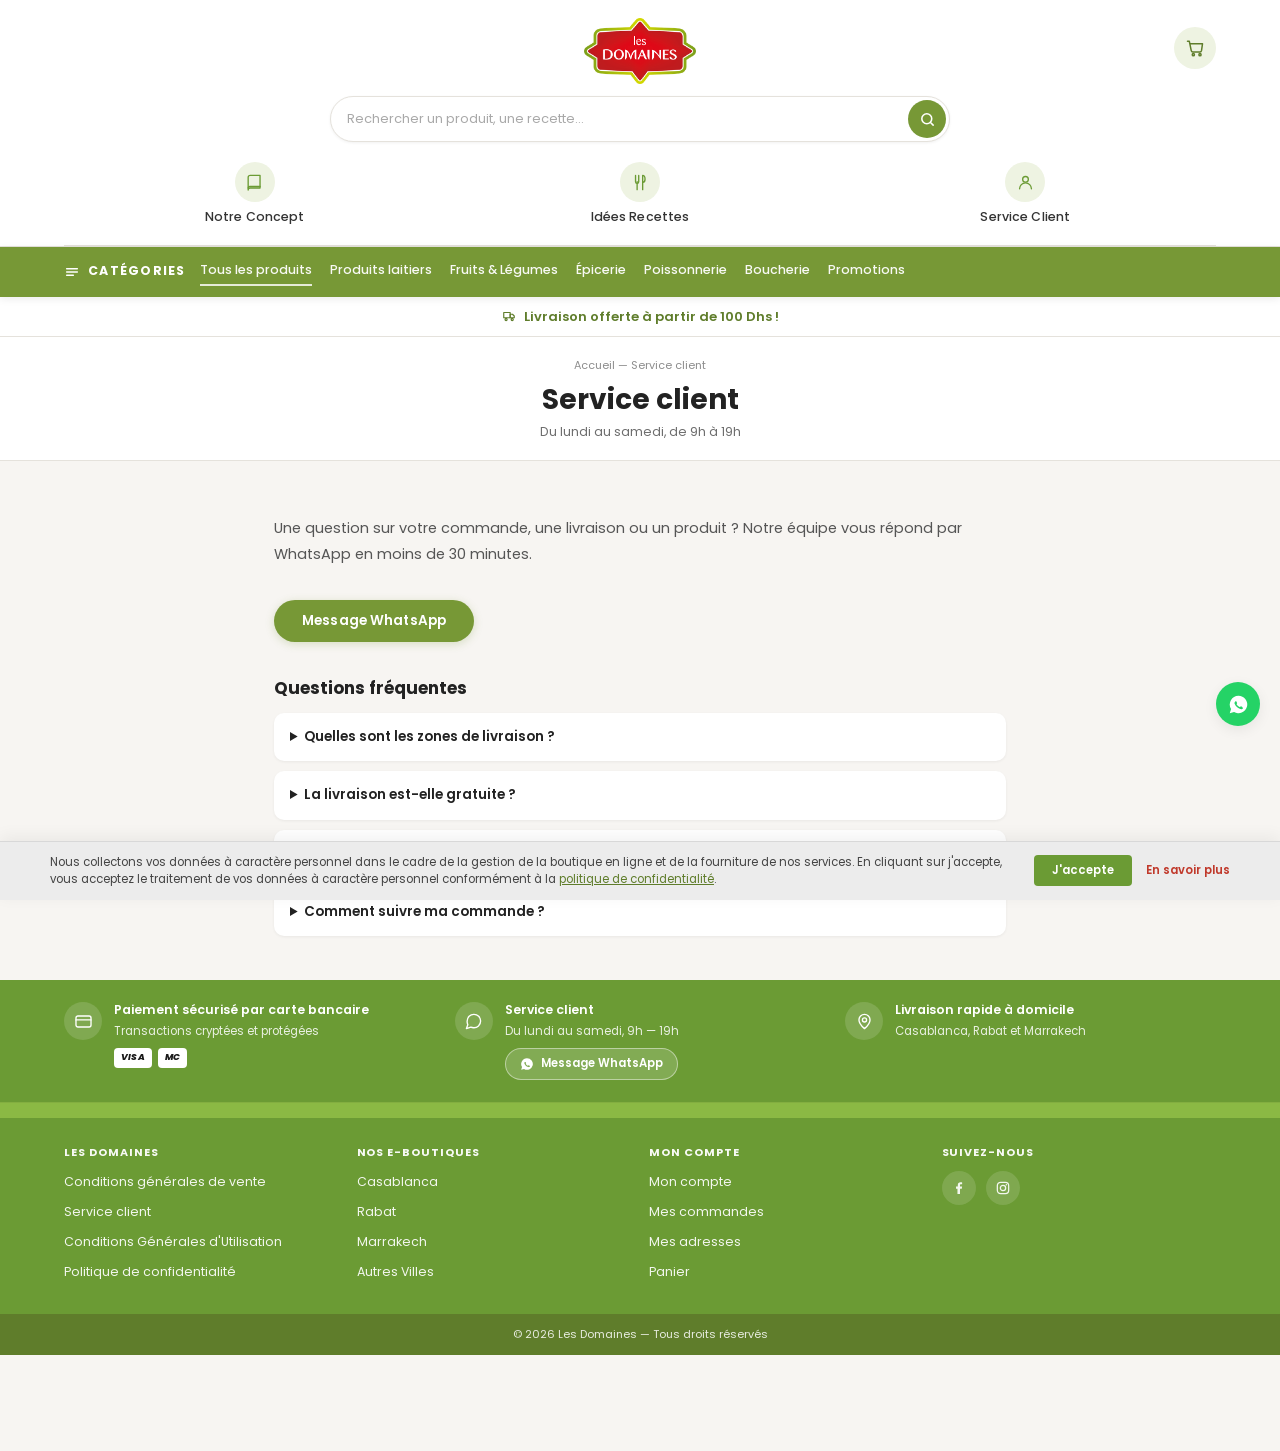
<file: service-client.html>
<!DOCTYPE html>
<html lang="fr">
<head>
<meta charset="UTF-8">
<meta name="viewport" content="width=device-width, initial-scale=1">
<title>Service client — Les Domaines</title>
<meta name="description" content="Contactez le service client Les Domaines par WhatsApp, du lundi au samedi.">
<link rel="canonical" href="https://boutiquelesdomaines.ma/service-client.html">
<meta property="og:type" content="website">
<meta property="og:site_name" content="Les Domaines">
<meta property="og:title" content="Service client — Les Domaines">
<meta property="og:description" content="Contactez le service client Les Domaines par WhatsApp, du lundi au samedi.">
<meta property="og:image" content="https://boutiquelesdomaines.ma/assets/img/avocat.png">
<meta property="og:url" content="https://boutiquelesdomaines.ma/service-client.html">
<meta name="twitter:card" content="summary_large_image">
<meta name="theme-color" content="#779836">
<link rel="icon" href="assets/favicon.svg" type="image/svg+xml">
<link rel="manifest" href="manifest.webmanifest">
<link rel="preconnect" href="https://fonts.googleapis.com">
<link rel="preconnect" href="https://fonts.gstatic.com" crossorigin>
<link href="https://fonts.googleapis.com/css2?family=Poppins:wght@400;500;600;700;800&display=swap" rel="stylesheet">
<link rel="stylesheet" href="assets/css/styles.css">
</head>
<body>

<a class="skip-link" href="#main">Aller au contenu</a>

<header class="site-header">
  <div class="wrap">
    <div class="logo-row">
      <a class="logo" href="index.html" aria-label="Les Domaines — accueil">
        <img src="assets/img/logo-les-domaines.png" alt="Les Domaines" width="371" height="220">
      </a>

      <a class="cart-btn" href="panier.html" aria-label="Mon panier">
        <svg viewBox="0 0 24 24" fill="none" stroke="currentColor" stroke-width="1.8" stroke-linecap="round" stroke-linejoin="round" aria-hidden="true">
          <path d="M3 4h2.2l2.3 11.2a2 2 0 0 0 2 1.6h8.3a2 2 0 0 0 2-1.6L21 7H6"/>
          <circle cx="10" cy="20" r="1.3"/><circle cx="18" cy="20" r="1.3"/>
        </svg>
        <span class="cart-count" data-cart-count style="display:none">0</span>
      </a>
    </div>

    <div class="search-row">
      <form class="search" role="search">
        <label class="visually-hidden" for="q">Rechercher un produit</label>
        <input id="q" type="search" placeholder="Rechercher un produit, une recette…" autocomplete="off">
        <button type="submit" aria-label="Rechercher">
          <svg viewBox="0 0 24 24" fill="none" stroke="currentColor" stroke-width="2.2" stroke-linecap="round">
            <circle cx="11" cy="11" r="7"/><path d="m20 20-3.4-3.4"/>
          </svg>
        </button>
      </form>
    </div>

    <nav class="utility" aria-label="Accès rapides">
      <a class="util" href="notre-concept.html">
        <span class="util-ico">
          <svg viewBox="0 0 24 24" fill="none" stroke="currentColor" stroke-width="1.7" stroke-linecap="round" stroke-linejoin="round">
            <path d="M4 5.5A2.5 2.5 0 0 1 6.5 3H19v16H6.5A2.5 2.5 0 0 0 4 21.5Z"/>
            <path d="M4 19a2 2 0 0 1 2-2h13"/>
          </svg>
        </span>
        <span>Notre Concept</span>
      </a>
      <a class="util" href="recettes.html">
        <span class="util-ico">
          <svg viewBox="0 0 24 24" fill="none" stroke="currentColor" stroke-width="1.7" stroke-linecap="round" stroke-linejoin="round">
            <path d="M7 3v8a2 2 0 0 0 4 0V3"/><path d="M9 11v10"/>
            <path d="M16 21V3c2 0 3 2 3 5s-1 4-3 4"/>
          </svg>
        </span>
        <span>Idées Recettes</span>
      </a>
      <a class="util" href="service-client.html">
        <span class="util-ico">
          <svg viewBox="0 0 24 24" fill="none" stroke="currentColor" stroke-width="1.7" stroke-linecap="round" stroke-linejoin="round">
            <circle cx="12" cy="8" r="3.6"/><path d="M4.5 20a7.5 7.5 0 0 1 15 0"/>
          </svg>
        </span>
        <span>Service Client</span>
      </a>
    </nav>
  </div>
</header>

<div class="catbar">
  <div class="wrap">
    <div class="catbar-inner">
      <span class="catbar-title">
        <svg viewBox="0 0 24 24" fill="none" stroke="currentColor" stroke-width="2.2" stroke-linecap="round">
          <path d="M4 7h16M4 12h16M4 17h10"/>
        </svg>
        Catégories
      </span>
      <nav class="catbar-links" aria-label="Catégories">
        <a href="categorie.html" class="is-active">Tous les produits</a>
        <a href="categorie.html?cat=laitiers">Produits laitiers</a>
        <a href="categorie.html?cat=fruits-legumes">Fruits & Légumes</a>
        <a href="categorie.html?cat=epicerie">Épicerie</a>
        <a href="categorie.html?cat=poissonnerie">Poissonnerie</a>
        <a href="categorie.html?cat=boucherie">Boucherie</a>
        <a href="categorie.html?cat=promotions">Promotions</a>
      </nav>
    </div>
  </div>
</div>

<div class="announce">
  <p>
    <svg viewBox="0 0 24 24" fill="none" stroke="currentColor" stroke-width="2" stroke-linecap="round" stroke-linejoin="round" aria-hidden="true">
      <path d="M3 6h11v9H3z"/><path d="M14 9h4l3 3v3h-7z"/><circle cx="7" cy="18" r="1.8"/><circle cx="17.5" cy="18" r="1.8"/>
    </svg>
    Livraison offerte à partir de 100 Dhs !
  </p>
</div>

<main id="main">
<div class="page-head">
  <div class="wrap">
    <div class="breadcrumb"><a href="index.html">Accueil</a> — Service client</div>
    <h1>Service client</h1>
    <p>Du lundi au samedi, de 9h à 19h</p>
  </div>
</div>

<main>
  <div class="wrap" style="max-width:760px">
    <section class="section">
      <p style="color:#555;line-height:1.8">Une question sur votre commande, une livraison ou un produit ? Notre équipe vous répond par WhatsApp en moins de 30 minutes.</p>
      <div class="section-more" style="justify-content:flex-start">
        <a class="btn" href="https://wa.me/212600000000" target="_blank" rel="noopener">Message WhatsApp</a>
      </div>

      <h2 style="font-size:17px;margin:30px 0 14px">Questions fréquentes</h2>

      <details style="background:#fff;border-radius:10px;padding:14px 16px;margin-bottom:10px;box-shadow:var(--shadow-sm)">
        <summary style="font-weight:600;font-size:13.5px;cursor:pointer">Quelles sont les zones de livraison ?</summary>
        <p style="color:#666;font-size:13px;margin:10px 0 0">Casablanca, Rabat et Marrakech. D'autres villes sont desservies selon les jours de tournée.</p>
      </details>

      <details style="background:#fff;border-radius:10px;padding:14px 16px;margin-bottom:10px;box-shadow:var(--shadow-sm)">
        <summary style="font-weight:600;font-size:13.5px;cursor:pointer">La livraison est-elle gratuite ?</summary>
        <p style="color:#666;font-size:13px;margin:10px 0 0">Oui, la livraison est offerte à partir de 100 Dhs d'achat.</p>
      </details>

      <details style="background:#fff;border-radius:10px;padding:14px 16px;margin-bottom:10px;box-shadow:var(--shadow-sm)">
        <summary style="font-weight:600;font-size:13.5px;cursor:pointer">Quels moyens de paiement acceptez-vous ?</summary>
        <p style="color:#666;font-size:13px;margin:10px 0 0">Carte bancaire (Visa, Mastercard) et paiement à la livraison.</p>
      </details>

      <details style="background:#fff;border-radius:10px;padding:14px 16px;box-shadow:var(--shadow-sm)">
        <summary style="font-weight:600;font-size:13.5px;cursor:pointer">Comment suivre ma commande ?</summary>
        <p style="color:#666;font-size:13px;margin:10px 0 0">Depuis votre espace <a href="compte.html" style="color:var(--olive-darker);text-decoration:underline">Mon compte</a>, rubrique « Mes commandes ».</p>
      </details>
    </section>
  </div>
</main>

</main>

</main>

<footer class="site-footer">
  <div class="footer-top">
    <div class="wrap">
      <div class="footer-top-grid">
        <div class="f-top-item">
          <span class="f-top-ico">
            <svg viewBox="0 0 24 24" fill="none" stroke="currentColor" stroke-width="1.7" stroke-linecap="round" stroke-linejoin="round">
              <rect x="2.5" y="5" width="19" height="14" rx="2.5"/><path d="M2.5 10h19"/>
            </svg>
          </span>
          <div>
            <h3>Paiement sécurisé par carte bancaire</h3>
            <p>Transactions cryptées et protégées</p>
            <div class="pay-icons" aria-label="Visa et Mastercard"><span>VISA</span><span>MC</span></div>
          </div>
        </div>
        <div class="f-top-item">
          <span class="f-top-ico">
            <svg viewBox="0 0 24 24" fill="none" stroke="currentColor" stroke-width="1.7" stroke-linecap="round" stroke-linejoin="round">
              <path d="M21 11.5a8.4 8.4 0 0 1-9 8.4 9 9 0 0 1-3.4-.7L3 21l1.8-5A8.3 8.3 0 0 1 4 11.5 8.4 8.4 0 0 1 12.5 3 8.4 8.4 0 0 1 21 11.5Z"/>
            </svg>
          </span>
          <div>
            <h3>Service client</h3>
            <p>Du lundi au samedi, 9h — 19h</p>
            <a class="f-wa" href="https://wa.me/212664428240" target="_blank" rel="noopener">
              <svg viewBox="0 0 24 24" fill="currentColor" aria-hidden="true">
                <path d="M12 2a10 10 0 0 0-8.5 15.2L2 22l4.9-1.4A10 10 0 1 0 12 2Zm5.3 14.1c-.2.6-1.2 1.2-1.7 1.2-.5.1-1 .1-1.6-.1a11 11 0 0 1-4.4-2.8 9.6 9.6 0 0 1-2-3.2c-.3-.8-.2-1.6.3-2.2.2-.3.5-.5.7-.6h.6c.2 0 .4 0 .5.4l.7 1.6c0 .2 0 .3-.1.5l-.4.5c-.1.2-.2.3 0 .5a8.4 8.4 0 0 0 3.4 3c.2.1.4.1.5 0l.6-.7c.2-.2.3-.2.5-.1l1.5.7c.2.1.4.2.4.3v.4a2 2 0 0 1-.5.6Z"/>
              </svg>
              Message WhatsApp
            </a>
          </div>
        </div>
        <div class="f-top-item">
          <span class="f-top-ico">
            <svg viewBox="0 0 24 24" fill="none" stroke="currentColor" stroke-width="1.7" stroke-linecap="round" stroke-linejoin="round">
              <path d="M12 21s7-6.1 7-11a7 7 0 1 0-14 0c0 4.9 7 11 7 11Z"/><circle cx="12" cy="10" r="2.6"/>
            </svg>
          </span>
          <div>
            <h3>Livraison rapide à domicile</h3>
            <p>Casablanca, Rabat et Marrakech</p>
          </div>
        </div>
      </div>
    </div>
  </div>

  <div class="footer-band" aria-hidden="true"></div>

  <div class="footer-main">
    <div class="wrap">
      <div class="footer-cols">
        <div class="f-col">
          <h4>Les Domaines</h4>
          <ul>
            <li><a href="cgv.html">Conditions générales de vente</a></li>
            <li><a href="service-client.html">Service client</a></li>
            <li><a href="cgu.html">Conditions Générales d'Utilisation</a></li>
            <li><a href="confidentialite.html">Politique de confidentialité</a></li>
          </ul>
        </div>
        <div class="f-col">
          <h4>Nos e-boutiques</h4>
          <ul>
            <li><a href="categorie.html">Casablanca</a></li>
            <li><a href="categorie.html">Rabat</a></li>
            <li><a href="categorie.html">Marrakech</a></li>
            <li><a href="categorie.html">Autres Villes</a></li>
          </ul>
        </div>
        <div class="f-col">
          <h4>Mon Compte</h4>
          <ul>
            <li><a href="compte.html">Mon compte</a></li>
            <li><a href="compte.html">Mes commandes</a></li>
            <li><a href="compte.html">Mes adresses</a></li>
            <li><a href="panier.html">Panier</a></li>
          </ul>
        </div>
        <div class="f-col">
          <h4>Suivez-nous</h4>
          <div class="socials">
            <a href="https://facebook.com" target="_blank" rel="noopener" aria-label="Facebook">
              <svg viewBox="0 0 24 24" fill="currentColor" aria-hidden="true">
                <path d="M13.5 21v-8h2.7l.4-3.1h-3.1V7.9c0-.9.3-1.5 1.6-1.5h1.6V3.6c-.3 0-1.3-.1-2.4-.1-2.4 0-4.1 1.5-4.1 4.2v2.2H7.5V13h2.2v8Z"/>
              </svg>
            </a>
            <a href="https://instagram.com" target="_blank" rel="noopener" aria-label="Instagram">
              <svg viewBox="0 0 24 24" fill="none" stroke="currentColor" stroke-width="1.9" stroke-linecap="round">
                <rect x="3.5" y="3.5" width="17" height="17" rx="5"/><circle cx="12" cy="12" r="4"/><circle cx="17" cy="7" r="1.1" fill="currentColor" stroke="none"/>
              </svg>
            </a>
          </div>
        </div>
      </div>
    </div>
  </div>

  <div class="footer-bottom">
    <div class="wrap">© 2026 Les Domaines — Tous droits réservés</div>
  </div>
</footer>

<div class="fab-stack">
  <a class="fab fab--wa" href="https://wa.me/212664428240" target="_blank" rel="noopener" aria-label="Nous écrire sur WhatsApp">
    <svg viewBox="0 0 24 24" fill="currentColor" aria-hidden="true">
      <path d="M12 2a10 10 0 0 0-8.5 15.2L2 22l4.9-1.4A10 10 0 1 0 12 2Zm5.3 14.1c-.2.6-1.2 1.2-1.7 1.2-.5.1-1 .1-1.6-.1a11 11 0 0 1-4.4-2.8 9.6 9.6 0 0 1-2-3.2c-.3-.8-.2-1.6.3-2.2.2-.3.5-.5.7-.6h.6c.2 0 .4 0 .5.4l.7 1.6c0 .2 0 .3-.1.5l-.4.5c-.1.2-.2.3 0 .5a8.4 8.4 0 0 0 3.4 3c.2.1.4.1.5 0l.6-.7c.2-.2.3-.2.5-.1l1.5.7c.2.1.4.2.4.3v.4a2 2 0 0 1-.5.6Z"/>
    </svg>
  </a>
  <button class="fab fab--top" id="back-to-top" type="button" aria-label="Remonter en haut">
    <svg viewBox="0 0 24 24" fill="none" stroke="currentColor" stroke-width="2.2" stroke-linecap="round" stroke-linejoin="round">
      <path d="M12 19V5"/><path d="m5 12 7-7 7 7"/>
    </svg>
  </button>
</div>

<div class="cookie" id="cookie" role="region" aria-label="Consentement aux cookies">
  <div class="cookie-inner">
    <p>Nous collectons vos données à caractère personnel dans le cadre de la gestion de la boutique en ligne et de la fourniture de nos services. En cliquant sur j'accepte, vous acceptez le traitement de vos données à caractère personnel conformément à la <a href="confidentialite.html">politique de confidentialité</a>.</p>
    <div class="cookie-actions">
      <button class="cookie-accept" type="button" data-cookie-accept>J'accepte</button>
      <a class="cookie-more" href="confidentialite.html">En savoir plus</a>
    </div>
  </div>
</div>

<div class="toast" id="toast" role="status" aria-live="polite"></div>

<script src="assets/data/products.js"></script>
<script src="assets/js/main.js"></script>
</body>
</html>
</file>
<file: assets/css/styles.css>
/* ==========================================================================
   Les Domaines — E-commerce UI
   Copy of the reference design. Mobile-first, responsive up to desktop.
   ========================================================================== */

:root {
  --olive: #779836;
  --olive-dark: #6b9b34;
  --olive-darker: #5f7d2b;
  --olive-light: #8bb944;
  --olive-tint: #eef3e2;
  --red: #e30613;
  --red-dark: #c0392b;
  --link: #0066cc;

  --bg: #f7f5f2;
  --card: #ffffff;
  --tile: #f0f0f0;
  --line: #e5e2dc;

  --text: #222222;
  --muted: #6d6d6d;
  --muted-light: #8d8d8d;

  --radius-sm: 6px;
  --radius: 10px;
  --radius-lg: 14px;

  --shadow-sm: 0 1px 3px rgba(0, 0, 0, 0.06);
  --shadow: 0 4px 14px rgba(0, 0, 0, 0.07);
  --shadow-lg: 0 10px 28px rgba(0, 0, 0, 0.1);

  --font: "Poppins", "Segoe UI", Helvetica, Arial, sans-serif;
}

* { box-sizing: border-box; }

html { -webkit-text-size-adjust: 100%; }

body {
  margin: 0;
  background: var(--bg);
  color: var(--text);
  font-family: var(--font);
  font-size: 14px;
  line-height: 1.5;
  padding-bottom: 96px; /* room for cookie banner */
}

img { display: block; max-width: 100%; height: auto; }

a { color: inherit; text-decoration: none; }

button { font-family: inherit; cursor: pointer; }

ul { margin: 0; padding: 0; list-style: none; }

h1, h2, h3, h4 { margin: 0; font-weight: 700; line-height: 1.25; }

.wrap { width: 100%; max-width: 1180px; margin: 0 auto; padding: 0 14px; }

.visually-hidden {
  position: absolute !important;
  width: 1px; height: 1px;
  padding: 0; margin: -1px;
  overflow: hidden; clip: rect(0 0 0 0); white-space: nowrap; border: 0;
}

/* ============================= HEADER ==================================== */

.site-header { background: #fff; border-bottom: 1px solid var(--line); }

.logo-row {
  display: flex;
  align-items: center;
  justify-content: center;
  padding: 14px 0 10px;
}

.logo {
  display: inline-flex;
  align-items: center;
  gap: 10px;
  background: var(--red);
  border: 3px solid var(--olive);
  padding: 9px 22px;
  color: #fff;
}

.logo svg { width: 22px; height: 22px; flex: none; }

.logo-text {
  font-size: 19px;
  font-weight: 500;
  letter-spacing: 0.02em;
  line-height: 1;
  white-space: nowrap;
}
.logo-text strong { font-weight: 800; letter-spacing: 0.06em; }

/* search ------------------------------------------------------------------ */

.search-row { padding: 0 0 12px; }

.search {
  display: flex;
  align-items: center;
  background: #fff;
  border: 1px solid var(--line);
  border-radius: 999px;
  padding: 3px 3px 3px 16px;
  box-shadow: var(--shadow-sm);
}
.search input {
  flex: 1;
  min-width: 0;
  border: 0;
  outline: none;
  background: transparent;
  font-family: inherit;
  font-size: 13px;
  color: var(--text);
  padding: 9px 0;
}
.search input::placeholder { color: #a9a9a9; }
.search button {
  flex: none;
  width: 38px; height: 38px;
  display: grid; place-items: center;
  border: 0;
  border-radius: 50%;
  background: var(--olive);
  color: #fff;
}
.search button svg { width: 17px; height: 17px; }

/* utility row ------------------------------------------------------------- */

.utility {
  display: grid;
  grid-template-columns: repeat(3, 1fr);
  gap: 4px;
  padding: 4px 0 14px;
  border-bottom: 1px solid var(--line);
}
.util {
  display: flex;
  flex-direction: column;
  align-items: center;
  gap: 6px;
  padding: 4px 2px;
  text-align: center;
  color: #333;
  transition: color 0.15s ease;
}
.util:hover { color: var(--olive-darker); }
.util-ico {
  width: 40px; height: 40px;
  display: grid; place-items: center;
  border-radius: 50%;
  background: var(--olive-tint);
  color: var(--olive-dark);
}
.util-ico svg { width: 19px; height: 19px; }
.util span { font-size: 11.5px; font-weight: 500; letter-spacing: 0.01em; }

/* category bar ------------------------------------------------------------ */

.catbar {
  position: sticky;
  top: 0;
  z-index: 40;
  background: var(--olive);
  color: #fff;
  box-shadow: 0 2px 8px rgba(0, 0, 0, 0.08);
}
.catbar-inner {
  display: flex;
  align-items: center;
  gap: 14px;
  height: 46px;
  overflow-x: auto;
  scrollbar-width: none;
}
.catbar-inner::-webkit-scrollbar { display: none; }

.catbar-title {
  display: inline-flex;
  align-items: center;
  gap: 8px;
  font-size: 12.5px;
  font-weight: 700;
  letter-spacing: 0.1em;
  text-transform: uppercase;
  white-space: nowrap;
}
.catbar-title svg { width: 16px; height: 16px; }

.catbar-links { display: flex; align-items: center; gap: 18px; }
.catbar-links a {
  font-size: 12.5px;
  font-weight: 500;
  white-space: nowrap;
  opacity: 0.95;
  padding: 4px 0;
  border-bottom: 2px solid transparent;
}
.catbar-links a:hover,
.catbar-links a.is-active { border-bottom-color: rgba(255, 255, 255, 0.85); }

/* announcement ------------------------------------------------------------ */

.announce {
  background: #fff;
  border-bottom: 1px solid var(--line);
  padding: 10px 14px;
  text-align: center;
}
.announce p {
  margin: 0;
  color: var(--olive-darker);
  font-size: 13px;
  font-weight: 600;
}
.announce svg { width: 14px; height: 14px; vertical-align: -2px; margin-right: 5px; }

/* ============================== HERO / PROMO ============================= */

.hero { padding: 16px 0 6px; }

.dots {
  display: flex;
  justify-content: center;
  gap: 7px;
  margin-bottom: 12px;
}
.dots button {
  width: 7px; height: 7px;
  padding: 0;
  border: 0;
  border-radius: 50%;
  background: #d6ddc2;
  transition: background 0.2s ease, transform 0.2s ease;
}
.dots button.is-active {
  background: var(--olive);
  transform: scale(1.35);
}

.slides { position: relative; overflow: hidden; border-radius: var(--radius-lg); }

.slide {
  display: none;
  background: #fff;
  border-radius: var(--radius-lg);
  box-shadow: var(--shadow);
  overflow: hidden;
}
.slide.is-active { display: block; animation: fadeUp 0.35s ease; }

@keyframes fadeUp {
  from { opacity: 0; transform: translateY(6px); }
  to   { opacity: 1; transform: none; }
}

.promo {
  position: relative;
  display: grid;
  grid-template-columns: 1fr 1fr;
  gap: 8px;
  align-items: center;
  padding: 22px 16px 20px;
}

.flag {
  position: absolute;
  top: 0;
  right: 0;
  background: var(--red);
  color: #fff;
  font-size: 9.5px;
  font-weight: 700;
  letter-spacing: 0.08em;
  text-transform: uppercase;
  padding: 7px 14px 7px 20px;
  clip-path: polygon(14px 0, 100% 0, 100% 100%, 14px 100%, 0 50%);
  z-index: 2;
}

.promo-media { position: relative; }
.promo-media img {
  width: 100%;
  aspect-ratio: 1 / 1;
  object-fit: contain;
}

.stamp {
  position: absolute;
  left: -6px;
  bottom: 8px;
  width: 60px; height: 60px;
  display: grid;
  place-items: center;
  border-radius: 50%;
  background: var(--olive-dark);
  color: #fff;
  font-size: 6.5px;
  font-weight: 700;
  letter-spacing: 0.04em;
  text-align: center;
  line-height: 1.15;
  padding: 6px;
  border: 2px dashed rgba(255, 255, 255, 0.6);
  transform: rotate(-10deg);
  box-shadow: var(--shadow-sm);
}

.promo-info { text-align: center; padding-right: 4px; }
.promo-info h2 {
  font-size: 24px;
  letter-spacing: 0.02em;
  margin-bottom: 2px;
}
.promo-price {
  color: var(--red);
  font-size: 42px;
  font-weight: 800;
  line-height: 0.95;
  letter-spacing: -0.02em;
}
.promo-unit {
  color: var(--red);
  font-size: 12px;
  font-weight: 600;
  margin-top: 2px;
}
.promo-dates {
  font-size: 10.5px;
  font-weight: 500;
  color: #333;
  margin: 8px 0 6px;
  letter-spacing: 0.01em;
}
.promo-link {
  display: inline-flex;
  align-items: center;
  gap: 4px;
  color: var(--link);
  font-size: 9.5px;
  font-weight: 600;
  letter-spacing: 0.03em;
  text-transform: uppercase;
  word-break: break-all;
}
.promo-link svg { width: 11px; height: 11px; flex: none; }

/* alternate slides -------------------------------------------------------- */

.promo-alt {
  display: grid;
  grid-template-columns: 1fr 1fr;
  gap: 10px;
  align-items: center;
  padding: 22px 18px;
}
.promo-alt img {
  width: 100%;
  aspect-ratio: 1 / 1;
  object-fit: cover;
  border-radius: var(--radius);
}
.promo-alt .eyebrow {
  color: var(--olive-dark);
  font-size: 10px;
  font-weight: 700;
  letter-spacing: 0.12em;
  text-transform: uppercase;
  margin-bottom: 6px;
}
.promo-alt h2 { font-size: 19px; margin-bottom: 6px; }
.promo-alt p { margin: 0 0 10px; color: var(--muted); font-size: 12px; }

/* ============================== SECTIONS ================================= */

.section { padding: 26px 0 8px; }

.section-head { text-align: center; margin-bottom: 18px; }
.section-head h2 {
  font-size: 20px;
  letter-spacing: 0.01em;
}
.chevron {
  display: block;
  width: 34px;
  height: 12px;
  margin: 7px auto 0;
  color: var(--olive);
}

.section-more { display: flex; justify-content: center; padding: 18px 0 6px; }

/* buttons ----------------------------------------------------------------- */

.btn {
  display: inline-flex;
  align-items: center;
  justify-content: center;
  gap: 8px;
  border: 0;
  border-radius: 999px;
  background: var(--olive);
  color: #fff;
  font-size: 13.5px;
  font-weight: 600;
  letter-spacing: 0.01em;
  padding: 11px 28px;
  box-shadow: 0 2px 8px rgba(119, 152, 54, 0.25);
  transition: background 0.15s ease, transform 0.15s ease;
}
.btn:hover { background: var(--olive-darker); }
.btn:active { transform: translateY(1px); }
.btn--sm { padding: 8px 18px; font-size: 12px; }
.btn--ghost {
  background: transparent;
  color: var(--olive-darker);
  border: 1.5px solid var(--olive);
  box-shadow: none;
}
.btn--ghost:hover { background: var(--olive); color: #fff; }
.btn--block { width: 100%; }

/* products ---------------------------------------------------------------- */

.products {
  display: grid;
  grid-template-columns: repeat(2, minmax(0, 1fr));
  gap: 12px;
}

.product {
  display: flex;
  flex-direction: column;
  background: var(--card);
  border-radius: var(--radius);
  box-shadow: var(--shadow);
  overflow: hidden;
  transition: box-shadow 0.2s ease, transform 0.2s ease;
}
.product:hover { box-shadow: var(--shadow-lg); transform: translateY(-2px); }

.product-media {
  position: relative;
  background: #fff;
  padding: 12px;
}
.product-media img {
  width: 100%;
  aspect-ratio: 1 / 1;
  object-fit: contain;
}

.product-tag {
  position: absolute;
  top: 8px; left: 8px;
  background: var(--red);
  color: #fff;
  font-size: 9px;
  font-weight: 700;
  letter-spacing: 0.06em;
  padding: 3px 7px;
  border-radius: 4px;
  text-transform: uppercase;
}

.product-body {
  display: flex;
  flex-direction: column;
  gap: 4px;
  padding: 0 12px 12px;
  flex: 1;
}
.product-title {
  font-size: 12px;
  font-weight: 500;
  line-height: 1.35;
  color: var(--text);
  display: -webkit-box;
  -webkit-line-clamp: 3;
  -webkit-box-orient: vertical;
  overflow: hidden;
}
.product-sub {
  font-size: 10.5px;
  color: var(--muted-light);
  margin: 0;
}
.product-foot {
  margin-top: auto;
  display: flex;
  align-items: center;
  justify-content: space-between;
  gap: 8px;
  padding-top: 8px;
}
.price { color: var(--olive-darker); font-size: 14px; font-weight: 700; }
.price small { font-size: 10px; font-weight: 500; color: var(--muted); }

.add-btn {
  width: 32px; height: 32px;
  display: grid; place-items: center;
  border: 0;
  border-radius: 50%;
  background: var(--olive-tint);
  color: var(--olive-darker);
  transition: background 0.15s ease, color 0.15s ease;
}
.add-btn svg { width: 15px; height: 15px; }
.add-btn:hover { background: var(--olive); color: #fff; }

/* engagements ------------------------------------------------------------- */

.engagements { background: #fff; padding: 26px 0 22px; }

.engage-grid {
  display: grid;
  grid-template-columns: repeat(2, minmax(0, 1fr));
  gap: 16px 12px;
}

.engage {
  display: flex;
  flex-direction: column;
  align-items: center;
  text-align: center;
  gap: 8px;
}
.engage-ico {
  width: 56px; height: 56px;
  display: grid; place-items: center;
  border-radius: 50%;
  background: var(--tile);
  color: var(--olive-dark);
}
.engage-ico svg { width: 25px; height: 25px; }
.engage p {
  margin: 0;
  font-size: 11.5px;
  font-weight: 500;
  color: #3a3a3a;
  max-width: 130px;
}

/* recipes ----------------------------------------------------------------- */

.recipes {
  display: grid;
  grid-template-columns: 1fr;
  gap: 14px;
}

.recipe {
  background: var(--card);
  border-radius: var(--radius-lg);
  box-shadow: var(--shadow);
  overflow: hidden;
  transition: box-shadow 0.2s ease, transform 0.2s ease;
}
.recipe:hover { box-shadow: var(--shadow-lg); transform: translateY(-2px); }

.recipe-media { position: relative; background: var(--tile); }
.recipe-media img {
  width: 100%;
  aspect-ratio: 16 / 10;
  object-fit: cover;
}

.recipe-body { padding: 14px 16px 16px; }
.recipe-body h3 {
  font-size: 14.5px;
  font-weight: 700;
  color: #333;
  margin-bottom: 8px;
}
.recipe-body p {
  margin: 0 0 14px;
  font-size: 12.5px;
  line-height: 1.55;
  color: #777;
  display: -webkit-box;
  -webkit-line-clamp: 3;
  -webkit-box-orient: vertical;
  overflow: hidden;
}

/* ============================== FOOTER =================================== */

.site-footer { margin-top: 34px; }

.footer-top {
  background: var(--olive-dark);
  color: #fff;
  padding: 22px 0;
}
.footer-top-grid {
  display: grid;
  grid-template-columns: 1fr;
  gap: 20px;
}
.f-top-item {
  display: flex;
  align-items: flex-start;
  gap: 12px;
  text-align: left;
}
.f-top-ico {
  flex: none;
  width: 38px; height: 38px;
  display: grid; place-items: center;
  border-radius: 50%;
  background: rgba(255, 255, 255, 0.14);
}
.f-top-ico svg { width: 19px; height: 19px; }
.f-top-item h3 {
  font-size: 12.5px;
  font-weight: 600;
  margin-bottom: 4px;
  line-height: 1.35;
}
.f-top-item p { margin: 0; font-size: 11.5px; opacity: 0.85; }

.pay-icons { display: flex; gap: 6px; margin-top: 8px; }
.pay-icons span {
  display: grid;
  place-items: center;
  background: #fff;
  color: #1a1a1a;
  border-radius: 4px;
  padding: 3px 7px;
  font-size: 9px;
  font-weight: 800;
  letter-spacing: 0.02em;
  font-style: italic;
}

.f-wa {
  display: inline-flex;
  align-items: center;
  gap: 7px;
  margin-top: 8px;
  background: rgba(255, 255, 255, 0.16);
  border: 1px solid rgba(255, 255, 255, 0.45);
  color: #fff;
  border-radius: 999px;
  padding: 6px 14px;
  font-size: 11.5px;
  font-weight: 600;
}
.f-wa:hover { background: rgba(255, 255, 255, 0.26); }
.f-wa svg { width: 14px; height: 14px; }

.footer-band {
  height: 16px;
  background: var(--olive-light);
  border-top: 1px solid rgba(0, 0, 0, 0.06);
}

.footer-main {
  background: var(--olive-dark);
  color: #fff;
  padding: 28px 0 24px;
}
.footer-cols {
  display: grid;
  grid-template-columns: repeat(2, minmax(0, 1fr));
  gap: 24px 18px;
}
.f-col h4 {
  font-size: 11px;
  font-weight: 700;
  letter-spacing: 0.09em;
  text-transform: uppercase;
  margin-bottom: 12px;
  opacity: 0.95;
}
.f-col li { margin-bottom: 8px; }
.f-col a {
  font-size: 12.5px;
  opacity: 0.92;
  transition: opacity 0.15s ease;
}
.f-col a:hover { opacity: 1; text-decoration: underline; }

.socials { display: flex; gap: 10px; }
.socials a {
  width: 34px; height: 34px;
  display: grid; place-items: center;
  border-radius: 50%;
  background: rgba(255, 255, 255, 0.15);
  transition: background 0.15s ease;
}
.socials a:hover { background: rgba(255, 255, 255, 0.28); }
.socials svg { width: 16px; height: 16px; }

.footer-bottom {
  background: var(--olive-darker);
  color: rgba(255, 255, 255, 0.85);
  padding: 12px 0;
  text-align: center;
  font-size: 11px;
}

/* ============================ COOKIE BANNER ============================== */

.cookie {
  position: fixed;
  left: 0; right: 0; bottom: 0;
  z-index: 80;
  background: #ececec;
  border-top: 1px solid #d8d8d8;
  box-shadow: 0 -4px 16px rgba(0, 0, 0, 0.06);
  padding: 12px 14px;
}
.cookie-inner {
  max-width: 1180px;
  margin: 0 auto;
  display: flex;
  flex-direction: column;
  gap: 10px;
}
.cookie p {
  margin: 0;
  font-size: 10.5px;
  line-height: 1.5;
  color: #444;
}
.cookie p a { color: var(--olive-darker); text-decoration: underline; }
.cookie-actions {
  display: flex;
  align-items: center;
  justify-content: flex-end;
  gap: 14px;
}
.cookie-accept {
  border: 0;
  border-radius: 4px;
  background: var(--olive-dark);
  color: #fff;
  font-size: 11.5px;
  font-weight: 600;
  padding: 7px 18px;
}
.cookie-accept:hover { background: var(--olive-darker); }
.cookie-more {
  font-size: 11.5px;
  font-weight: 600;
  color: var(--red-dark);
  background: none;
  border: 0;
  padding: 0;
}
.cookie-more:hover { text-decoration: underline; }
.cookie.is-hidden { display: none; }

/* ============================== TOAST ==================================== */

.toast {
  position: fixed;
  left: 50%;
  bottom: 110px;
  transform: translate(-50%, 20px);
  z-index: 90;
  display: flex;
  align-items: center;
  gap: 10px;
  background: #222;
  color: #fff;
  border-radius: 999px;
  padding: 10px 18px;
  font-size: 12.5px;
  opacity: 0;
  pointer-events: none;
  transition: opacity 0.25s ease, transform 0.25s ease;
  max-width: calc(100% - 28px);
}
.toast.is-visible { opacity: 1; transform: translate(-50%, 0); }
.toast a { color: #cfe39b; font-weight: 700; text-decoration: underline; }

/* ============================ PAGE HEADERS =============================== */

.page-head {
  background: #fff;
  border-bottom: 1px solid var(--line);
  padding: 20px 0 18px;
  text-align: center;
}
.breadcrumb {
  font-size: 11px;
  color: var(--muted-light);
  margin-bottom: 8px;
}
.breadcrumb a:hover { color: var(--olive-darker); }
.page-head h1 { font-size: 21px; }
.page-head p { margin: 6px 0 0; font-size: 12.5px; color: var(--muted); }

/* ============================ PRODUCT PAGE =============================== */

.pdp {
  display: grid;
  grid-template-columns: 1fr;
  gap: 18px;
  padding: 20px 0 0;
}
.pdp-media {
  background: #fff;
  border-radius: var(--radius-lg);
  box-shadow: var(--shadow);
  padding: 20px;
  position: relative;
}
.pdp-media img { width: 100%; aspect-ratio: 1 / 1; object-fit: contain; }

.pdp-info h1 { font-size: 20px; margin-bottom: 8px; }
.pdp-sub { color: var(--muted); font-size: 13px; margin: 0 0 14px; }
.pdp-price { display: flex; align-items: baseline; gap: 8px; margin-bottom: 16px; }
.pdp-price .price { font-size: 26px; }
.pdp-price .old { color: var(--muted-light); text-decoration: line-through; font-size: 14px; }

.variants { display: flex; gap: 8px; margin-bottom: 16px; flex-wrap: wrap; }
.variant {
  border: 1.5px solid var(--line);
  background: #fff;
  border-radius: 999px;
  padding: 8px 16px;
  font-size: 12.5px;
  color: #444;
  transition: all 0.15s ease;
}
.variant.is-active {
  border-color: var(--olive);
  background: var(--olive-tint);
  color: var(--olive-darker);
  font-weight: 600;
}

.qty {
  display: inline-flex;
  align-items: center;
  border: 1.5px solid var(--line);
  border-radius: 999px;
  overflow: hidden;
  background: #fff;
  margin-bottom: 16px;
}
.qty button {
  width: 38px; height: 38px;
  border: 0;
  background: #fff;
  font-size: 16px;
  color: var(--olive-darker);
}
.qty button:hover { background: var(--olive-tint); }
.qty span { min-width: 40px; text-align: center; font-weight: 600; font-size: 13px; }

.pdp-buy { display: flex; flex-direction: column; gap: 10px; }

.trace-card {
  background: #fff;
  border-radius: var(--radius-lg);
  box-shadow: var(--shadow);
  padding: 16px;
  margin-top: 20px;
  display: flex;
  gap: 12px;
  align-items: flex-start;
}
.trace-card .stamp { position: static; transform: none; width: 54px; height: 54px; flex: none; }
.trace-card h3 { font-size: 13px; margin-bottom: 4px; }
.trace-card p { margin: 0; font-size: 12px; color: var(--muted); line-height: 1.55; }

/* ============================== CART PAGE ================================ */

.cart-layout {
  display: grid;
  grid-template-columns: 1fr;
  gap: 18px;
  padding: 20px 0 0;
}

.cart-list {
  background: #fff;
  border-radius: var(--radius-lg);
  box-shadow: var(--shadow);
  overflow: hidden;
}
.cart-row {
  display: flex;
  gap: 12px;
  padding: 14px;
  border-bottom: 1px solid var(--line);
  align-items: center;
}
.cart-row:last-child { border-bottom: 0; }
.cart-row img {
  width: 64px; height: 64px;
  object-fit: contain;
  background: #fff;
  border-radius: var(--radius-sm);
  flex: none;
}
.cart-row-body { flex: 1; min-width: 0; }
.cart-row-body h3 {
  font-size: 12.5px;
  font-weight: 500;
  margin-bottom: 4px;
  display: -webkit-box;
  -webkit-line-clamp: 2;
  -webkit-box-orient: vertical;
  overflow: hidden;
}
.cart-row-body .price { font-size: 13px; }
.cart-remove {
  border: 0;
  background: transparent;
  color: var(--muted-light);
  font-size: 11px;
  padding: 4px;
  text-decoration: underline;
}
.cart-remove:hover { color: var(--red); }

.cart-empty {
  padding: 40px 18px;
  text-align: center;
  color: var(--muted);
  font-size: 13px;
}
.cart-empty a { color: var(--olive-darker); font-weight: 600; text-decoration: underline; }

.summary {
  background: #fff;
  border-radius: var(--radius-lg);
  box-shadow: var(--shadow);
  padding: 18px;
  align-self: start;
}
.summary h2 { font-size: 15px; margin-bottom: 14px; }
.summary-row {
  display: flex;
  justify-content: space-between;
  font-size: 12.5px;
  color: var(--muted);
  padding: 6px 0;
}
.summary-row strong { color: var(--text); font-weight: 600; }
.summary-row--total {
  border-top: 1px solid var(--line);
  margin-top: 8px;
  padding-top: 12px;
  font-size: 14px;
  color: var(--text);
  font-weight: 700;
}
.summary-row--total strong { font-size: 18px; color: var(--olive-darker); }
.summary .btn { margin-top: 16px; }
.delivery-note {
  margin: 12px 0 0;
  font-size: 11px;
  color: var(--olive-darker);
  background: var(--olive-tint);
  border-radius: var(--radius-sm);
  padding: 8px 10px;
  text-align: center;
}

/* ============================ RECIPES PAGE =============================== */

.recipes-page { padding: 22px 0 0; }

/* ============================ RESPONSIVE ================================= */

@media (min-width: 600px) {
  body { font-size: 14.5px; }

  .logo-text { font-size: 22px; }
  .util span { font-size: 12.5px; }
  .promo { padding: 26px 28px; }
  .promo-info h2 { font-size: 32px; }
  .promo-price { font-size: 54px; }
  .promo-unit { font-size: 14px; }
  .promo-dates { font-size: 12px; }
  .promo-link { font-size: 11px; }
  .stamp { width: 74px; height: 74px; font-size: 8px; }

  .products { grid-template-columns: repeat(3, minmax(0, 1fr)); gap: 16px; }
  .engage-grid { grid-template-columns: repeat(3, minmax(0, 1fr)); }
  .recipes { grid-template-columns: repeat(2, minmax(0, 1fr)); }

  .footer-top-grid { grid-template-columns: repeat(3, minmax(0, 1fr)); }
  .footer-cols { grid-template-columns: repeat(4, minmax(0, 1fr)); }

  .cookie-inner { flex-direction: row; align-items: center; gap: 20px; }
  .cookie p { flex: 1; font-size: 11px; }
  .cookie-actions { flex: none; }

  .pdp { grid-template-columns: 1fr 1fr; gap: 28px; align-items: start; }
  .cart-layout { grid-template-columns: 1.6fr 1fr; }
}

@media (min-width: 900px) {
  .products { grid-template-columns: repeat(4, minmax(0, 1fr)); }
  .recipes { grid-template-columns: repeat(3, minmax(0, 1fr)); }
  .engage-grid { grid-template-columns: repeat(4, minmax(0, 1fr)); gap: 22px 18px; }
  .section { padding: 40px 0 10px; }
  .section-head h2 { font-size: 26px; }
  .page-head h1 { font-size: 28px; }
  .promo { grid-template-columns: 0.9fr 1.1fr; padding: 34px 46px; }
  .promo-info h2 { font-size: 40px; }
  .promo-price { font-size: 68px; }
  .slide { min-height: 320px; }
  .recipe-body { padding: 18px 20px 20px; }
  .recipe-body h3 { font-size: 16px; }
  .recipe-body p { font-size: 13px; }
  .cookie p { font-size: 11.5px; }
}

@media (min-width: 1100px) {
  .logo-row { padding: 18px 0 12px; }
  .search-row { max-width: 620px; margin: 0 auto; }
  .catbar-inner { height: 50px; }
}

/* ==========================================================================
   ÉVOLUTION V2 — panier visible, filtres catalogue, fiche produit dynamique
   ========================================================================== */

/* accessibilité ----------------------------------------------------------- */

.skip-link {
  position: absolute;
  left: 10px;
  top: -60px;
  z-index: 200;
  background: var(--olive-darker);
  color: #fff;
  padding: 10px 16px;
  border-radius: var(--radius-sm);
  font-size: 12.5px;
  font-weight: 600;
  transition: top 0.2s ease;
}
.skip-link:focus { top: 10px; }

a:focus-visible,
button:focus-visible,
input:focus-visible,
select:focus-visible,
.chip:focus-visible {
  outline: 2px solid var(--olive-dark);
  outline-offset: 2px;
}

/* panier dans l'en-tête --------------------------------------------------- */

.logo-row { position: relative; }

.cart-btn {
  position: absolute;
  right: 0;
  top: 50%;
  transform: translateY(-50%);
  width: 42px;
  height: 42px;
  display: grid;
  place-items: center;
  border-radius: 50%;
  background: var(--olive-tint);
  color: var(--olive-darker);
  transition: background 0.15s ease, color 0.15s ease;
}
.cart-btn:hover { background: var(--olive); color: #fff; }
.cart-btn svg { width: 20px; height: 20px; }

.cart-count {
  position: absolute;
  top: -3px;
  right: -3px;
  min-width: 18px;
  height: 18px;
  padding: 0 5px;
  display: grid;
  place-items: center;
  border-radius: 999px;
  background: var(--red);
  color: #fff;
  font-size: 10px;
  font-weight: 700;
  line-height: 1;
}

/* badges produit ---------------------------------------------------------- */

.badge-soft {
  display: inline-flex;
  align-items: center;
  gap: 5px;
  background: var(--olive-tint);
  color: var(--olive-darker);
  border-radius: 999px;
  padding: 3px 10px;
  font-size: 10.5px;
  font-weight: 600;
}

.price-old {
  color: var(--muted-light);
  text-decoration: line-through;
  font-size: 11px;
  font-weight: 500;
  margin-right: 4px;
}

/* barre de filtres -------------------------------------------------------- */

.catalog-bar {
  display: flex;
  flex-direction: column;
  gap: 12px;
  padding: 18px 0 6px;
}
.chips {
  display: flex;
  gap: 8px;
  overflow-x: auto;
  padding-bottom: 4px;
  scrollbar-width: none;
}
.chips::-webkit-scrollbar { display: none; }
.chip {
  flex: none;
  border: 1.5px solid var(--line);
  background: #fff;
  color: #4a4a4a;
  border-radius: 999px;
  padding: 8px 15px;
  font-size: 12px;
  font-weight: 500;
  transition: all 0.15s ease;
  white-space: nowrap;
}
.chip:hover { border-color: var(--olive); color: var(--olive-darker); }
.chip.is-active {
  background: var(--olive);
  border-color: var(--olive);
  color: #fff;
  font-weight: 600;
}
.catalog-tools {
  display: flex;
  align-items: center;
  justify-content: space-between;
  gap: 12px;
  flex-wrap: wrap;
}
.results-count { font-size: 12px; color: var(--muted); }
.results-count strong { color: var(--text); }
.sort-select {
  border: 1.5px solid var(--line);
  border-radius: 8px;
  background: #fff;
  color: #444;
  font-family: inherit;
  font-size: 12px;
  padding: 9px 12px;
  cursor: pointer;
}

.empty-state {
  background: #fff;
  border-radius: var(--radius-lg);
  box-shadow: var(--shadow-sm);
  padding: 44px 20px;
  text-align: center;
  color: var(--muted);
  font-size: 13px;
  grid-column: 1 / -1;
}
.empty-state strong { display: block; color: var(--text); font-size: 15px; margin-bottom: 6px; }

/* fiche produit dynamique ------------------------------------------------ */

.pdp-thumbs { display: flex; gap: 8px; margin-top: 12px; justify-content: center; }
.pdp-thumbs img {
  width: 54px; height: 54px;
  object-fit: contain;
  border: 1.5px solid var(--line);
  border-radius: 8px;
  background: #fff;
  padding: 4px;
}
.pdp-meta { display: flex; flex-wrap: wrap; gap: 8px; align-items: center; margin-bottom: 10px; }
.pdp-stock { font-size: 12px; color: var(--muted); margin: 0 0 16px; display: flex; align-items: center; gap: 6px; }
.pdp-stock .dot { width: 7px; height: 7px; border-radius: 50%; background: #39a845; }
.pdp-stock.is-low .dot { background: #e08a00; }
.pdp-desc { color: #555; font-size: 13.5px; line-height: 1.75; margin: 22px 0 0; }
.pdp-perks {
  display: grid;
  gap: 8px;
  margin: 18px 0 0;
  font-size: 12px;
  color: var(--muted);
}
.pdp-perks li { display: flex; gap: 8px; align-items: center; }
.pdp-perks svg { width: 15px; height: 15px; color: var(--olive-dark); flex: none; }

/* boutons flottants ------------------------------------------------------- */

.fab-stack {
  position: fixed;
  right: 14px;
  bottom: 100px;
  z-index: 70;
  display: flex;
  flex-direction: column;
  gap: 10px;
}
.fab {
  width: 44px;
  height: 44px;
  display: grid;
  place-items: center;
  border: 0;
  border-radius: 50%;
  box-shadow: var(--shadow);
  transition: transform 0.15s ease, opacity 0.2s ease;
}
.fab:hover { transform: translateY(-2px); }
.fab svg { width: 21px; height: 21px; }
.fab--wa { background: #25d366; color: #fff; }
.fab--top {
  background: #fff;
  color: var(--olive-darker);
  opacity: 0;
  pointer-events: none;
}
.fab--top.is-visible { opacity: 1; pointer-events: auto; }

/* page 404 ---------------------------------------------------------------- */

.notfound {
  min-height: 52vh;
  display: grid;
  place-items: center;
  text-align: center;
  padding: 50px 0;
}
.notfound h1 { font-size: 64px; color: var(--olive); line-height: 1; }
.notfound p { color: var(--muted); margin: 10px 0 22px; }

@media (min-width: 600px) {
  .catalog-bar { flex-direction: row; align-items: center; justify-content: space-between; }
  .chips { flex: 1; }
  .catalog-tools { flex: none; }
  .fab-stack { right: 20px; bottom: 120px; }
}

/* logo officiel de la boutique ------------------------------------------- */

.logo {
  background: transparent;
  border: 0;
  padding: 0;
  gap: 0;
}
.logo img {
  height: 58px;
  width: auto;
  display: block;
}
@media (min-width: 600px) {
  .logo img { height: 66px; }
}
</file>
